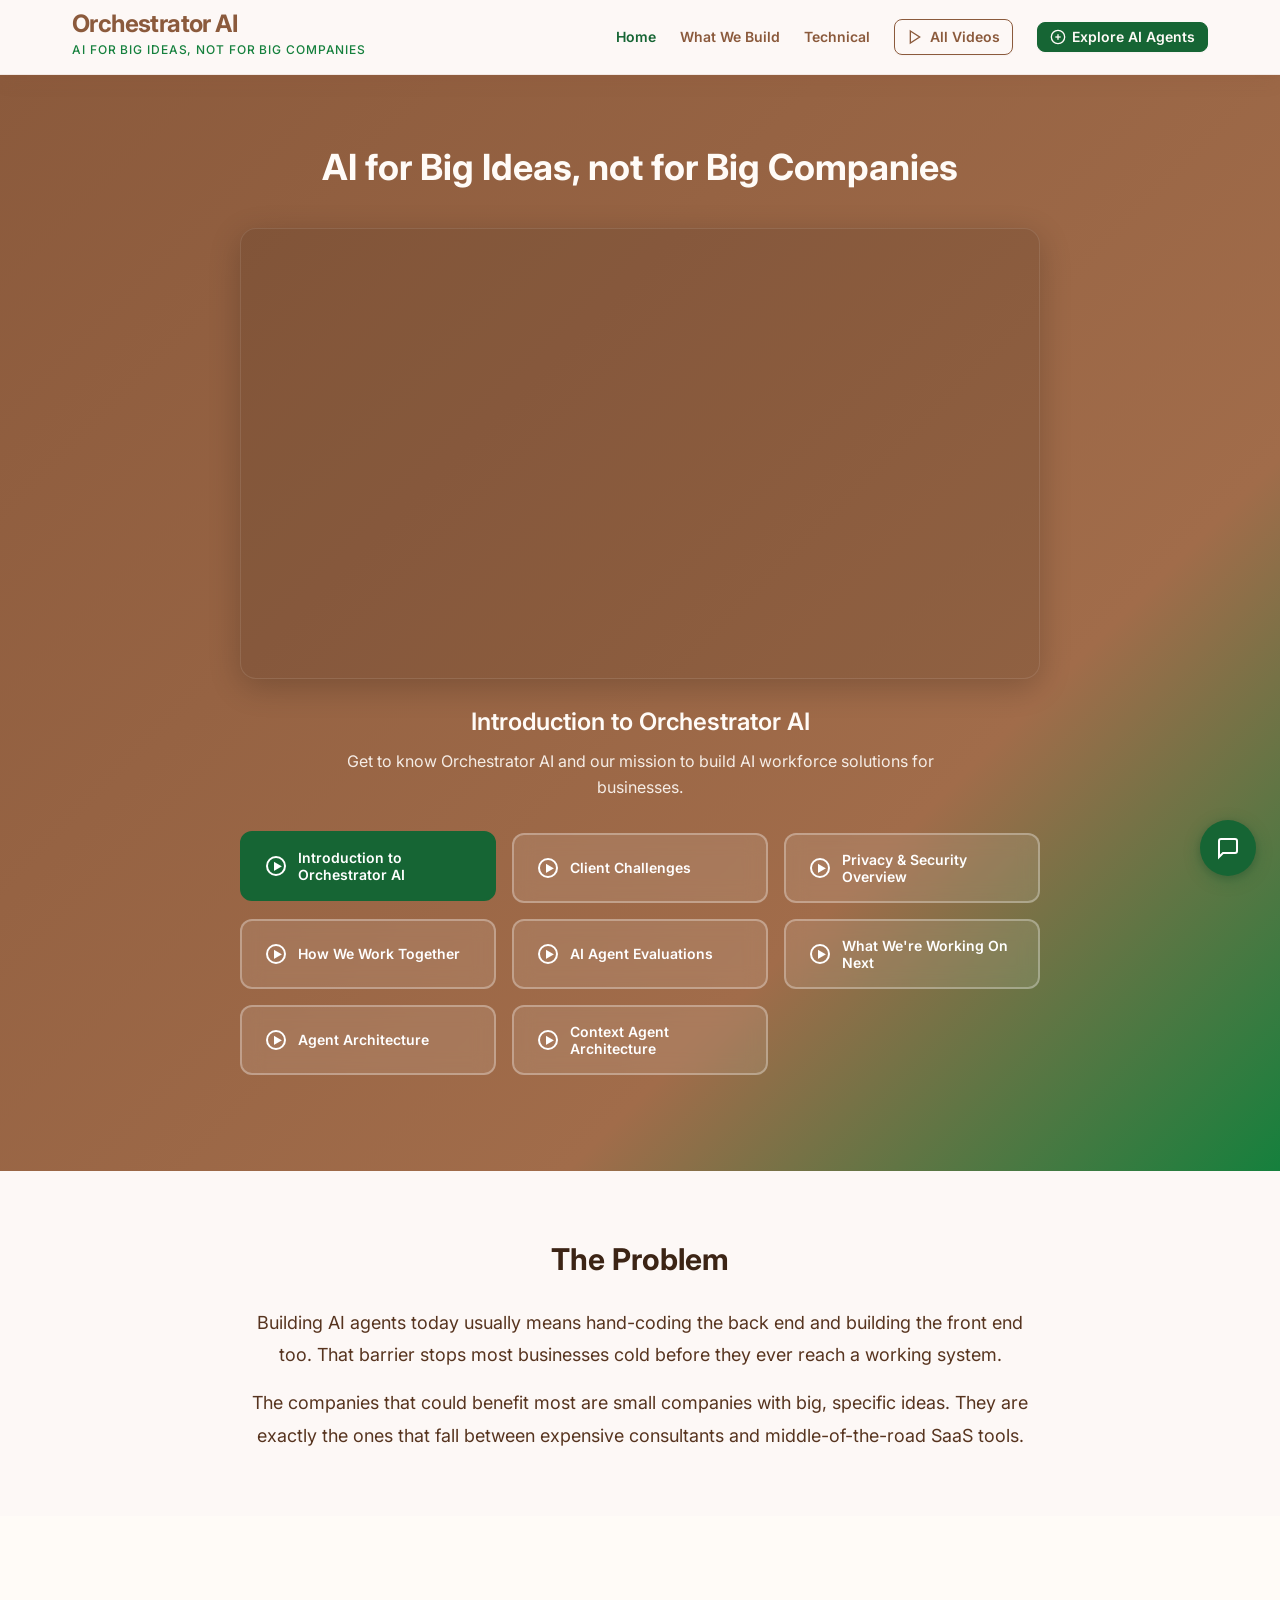
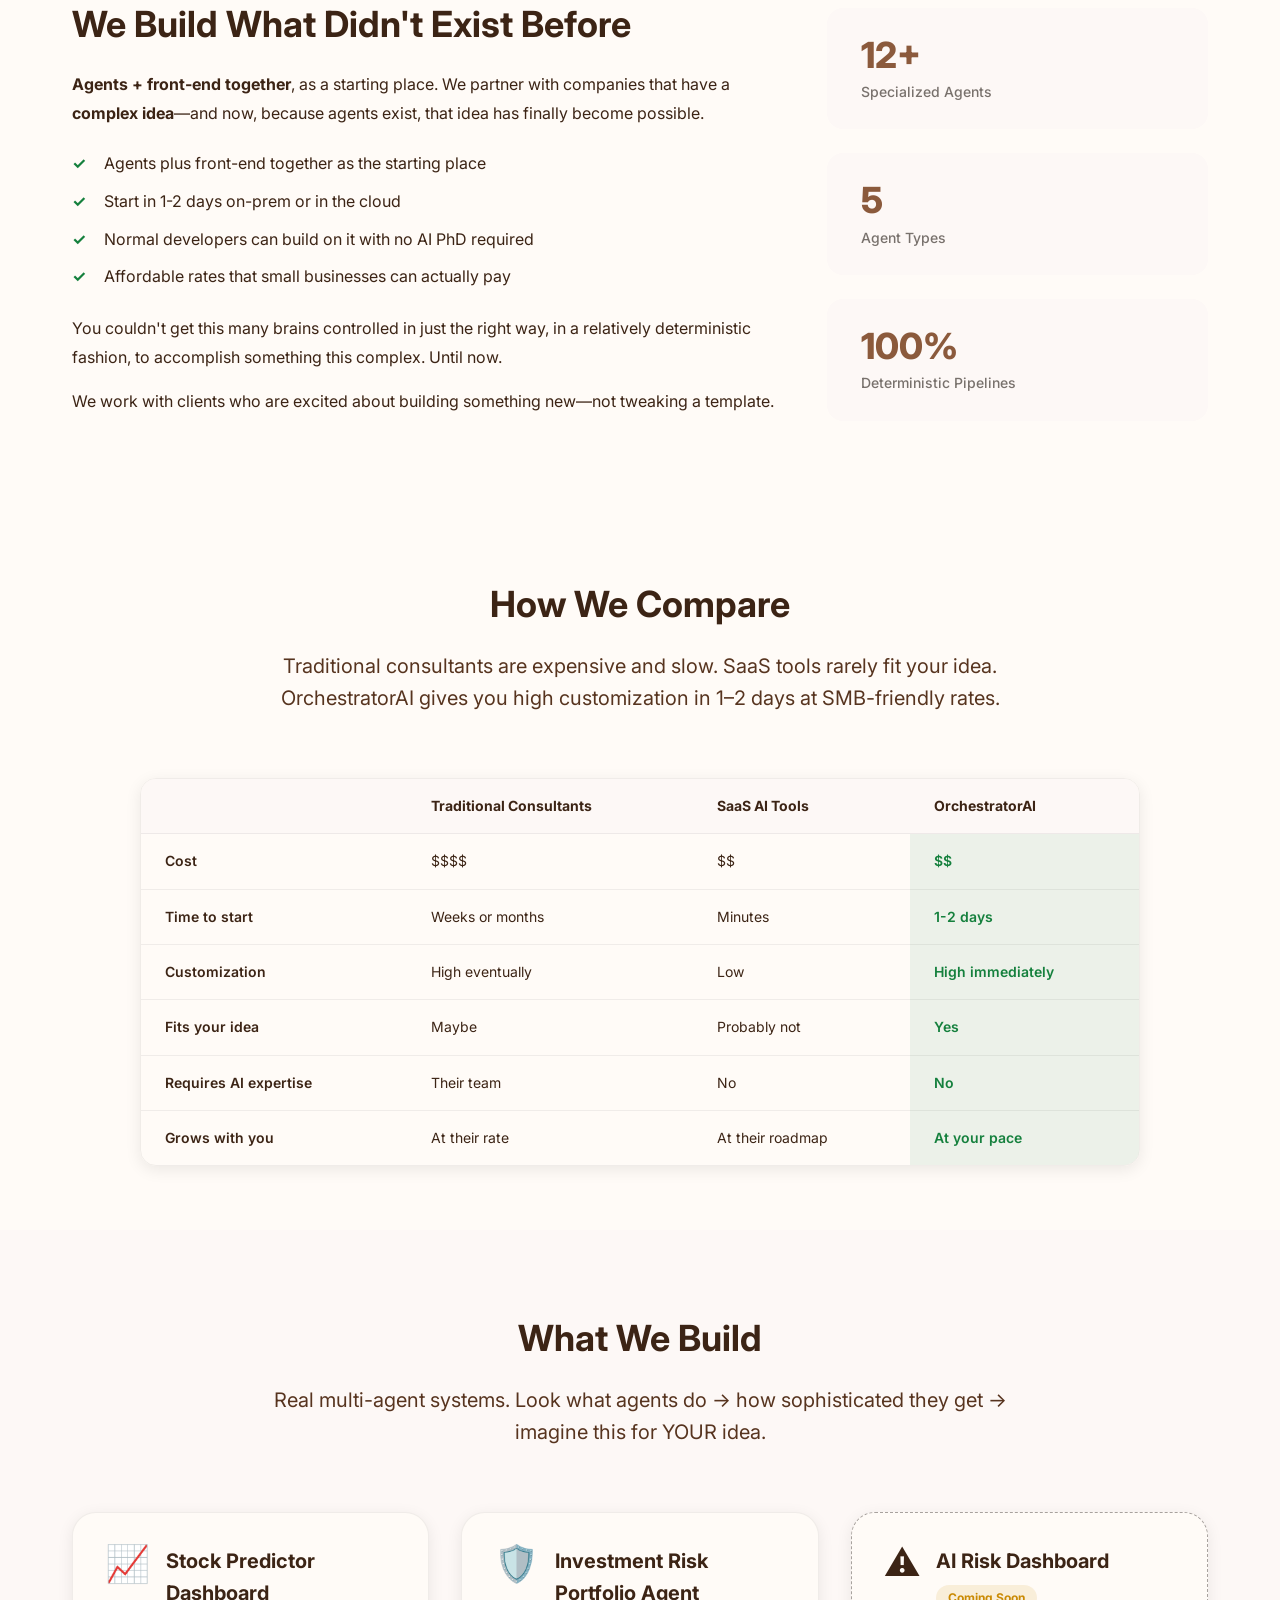
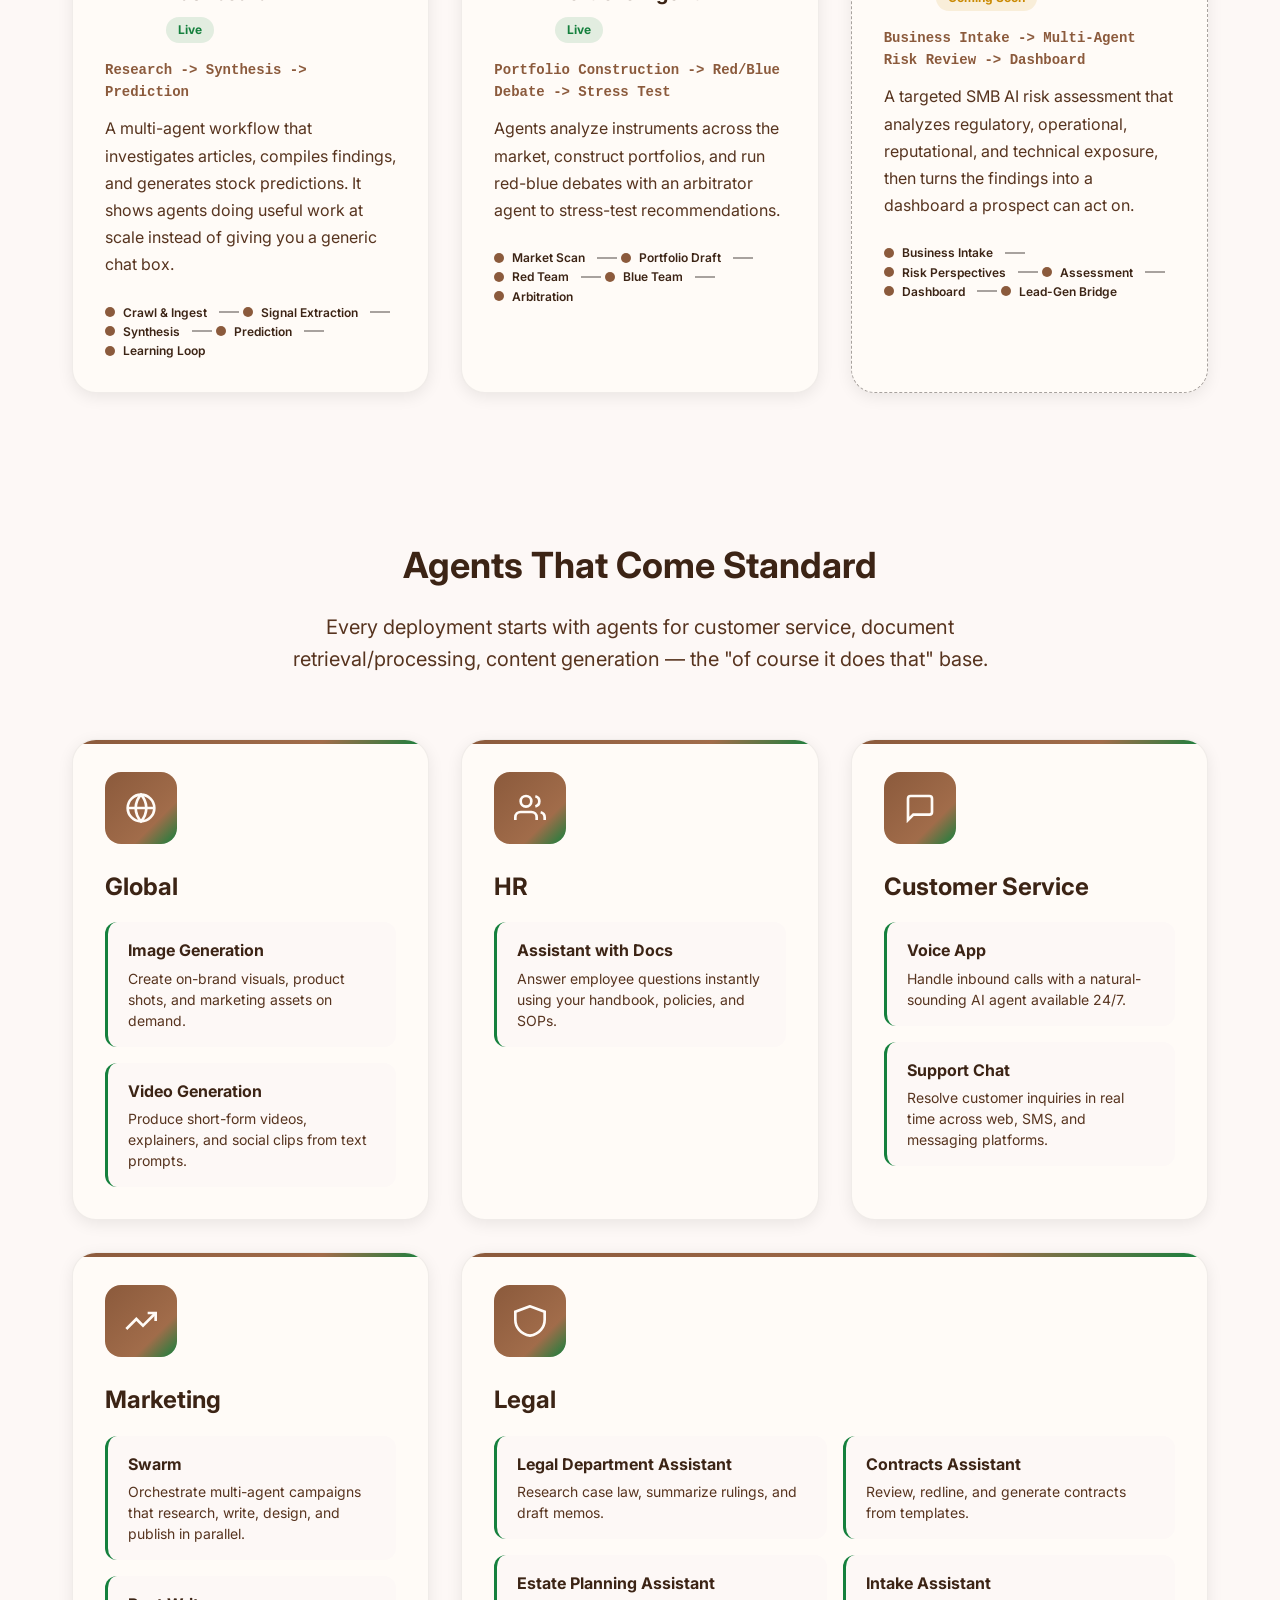
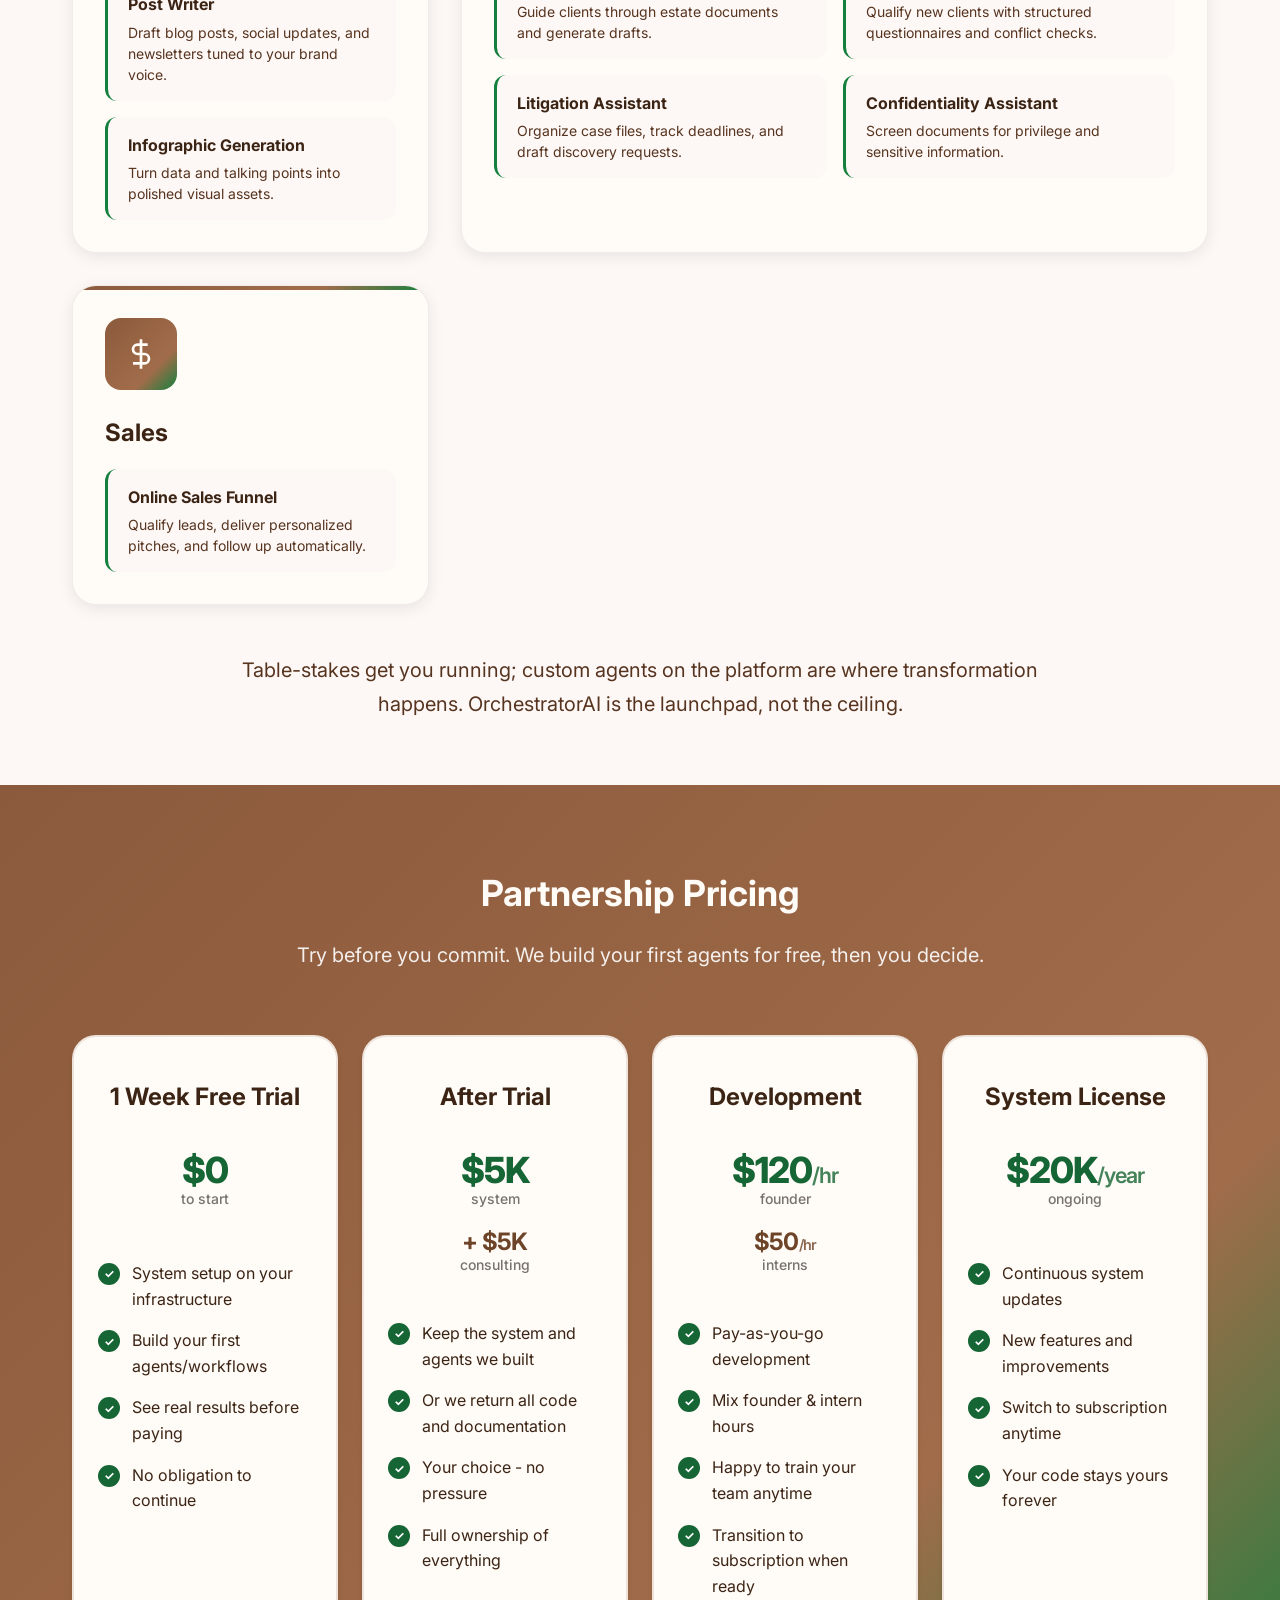
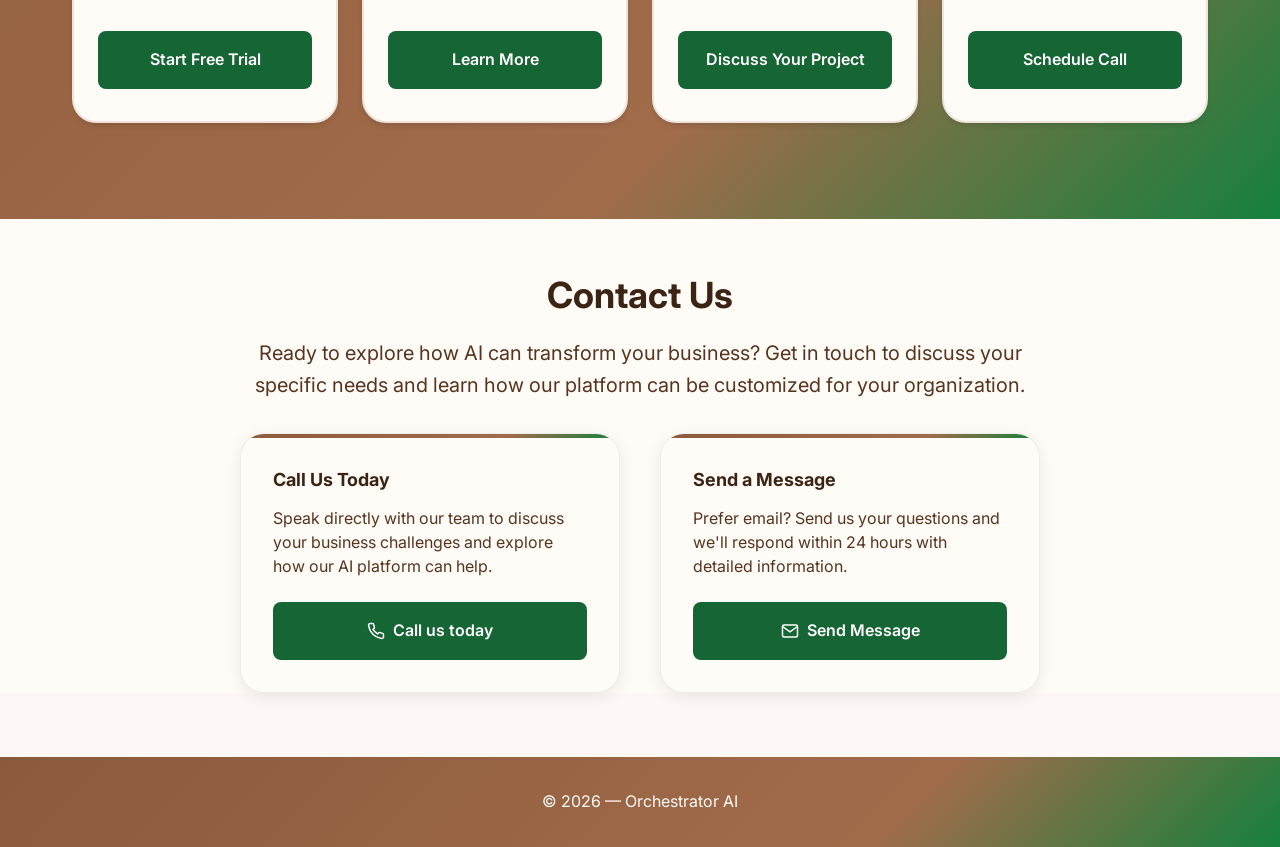
<file: index.html>
<!DOCTYPE html><html lang="en"> <head><meta charset="UTF-8"><meta name="viewport" content="width=device-width, initial-scale=1.0"><meta name="description" content="OrchestratorAI helps small companies turn big ideas into working AI systems with agents plus front-end together, a 1-2 day start, and no AI PhD required."><title>Orchestrator AI — AI for Big Ideas, not for Big Companies</title><link rel="icon" type="image/svg+xml" href="/favicon.svg"><link rel="stylesheet" href="/_astro/index.wTqC13aQ.css">
<link rel="stylesheet" href="/_astro/index.Com4gPW_.css">
<link rel="stylesheet" href="/_astro/index.CCbrye2i.css"></head> <body>  <header class="landing-header" data-astro-cid-3ef6ksr2> <div class="header-content" data-astro-cid-3ef6ksr2> <a href="/" class="logo" data-astro-cid-3ef6ksr2> <h1 data-astro-cid-3ef6ksr2>Orchestrator AI</h1> <span class="tagline" data-astro-cid-3ef6ksr2>AI for Big Ideas, not for Big Companies</span> </a> <nav class="header-nav" data-astro-cid-3ef6ksr2> <a href="/" class="nav-link active" data-astro-cid-3ef6ksr2>Home</a> <a href="/#showcase" class="nav-link" data-astro-cid-3ef6ksr2>What We Build</a> <a href="/technical" class="nav-link" data-astro-cid-3ef6ksr2>Technical</a> <a href="/videos" class="nav-link outline-btn" data-astro-cid-3ef6ksr2> <svg width="16" height="16" viewBox="0 0 24 24" fill="none" stroke="currentColor" stroke-width="2" data-astro-cid-3ef6ksr2><polygon points="5 3 19 12 5 21 5 3" data-astro-cid-3ef6ksr2></polygon></svg>
All Videos
</a> <button class="nav-link outline-btn agent-ideas-btn" onclick="window.openAgentIdeas && window.openAgentIdeas()" data-astro-cid-3ef6ksr2> <svg width="16" height="16" viewBox="0 0 24 24" fill="none" stroke="currentColor" stroke-width="2" data-astro-cid-3ef6ksr2><circle cx="12" cy="12" r="10" data-astro-cid-3ef6ksr2></circle><line x1="12" y1="8" x2="12" y2="16" data-astro-cid-3ef6ksr2></line><line x1="8" y1="12" x2="16" y2="12" data-astro-cid-3ef6ksr2></line></svg>
Explore AI Agents
</button> </nav> </div> </header>   <section class="hero-section" data-astro-cid-j7pv25f6> <div class="hero-content landing-section" data-astro-cid-j7pv25f6> <div class="video-section" data-astro-cid-j7pv25f6> <h2 data-astro-cid-j7pv25f6>AI for Big Ideas, not for Big Companies</h2> <!-- Video Player --> <div class="video-container" id="video-player" data-astro-cid-j7pv25f6> <div class="video-wrapper" data-astro-cid-j7pv25f6> <iframe id="video-iframe" src="https://www.loom.com/embed/bcbb8a69a4cc4d3d8f85674958b5bfe2" frameborder="0" allowfullscreen title="Video Player" data-astro-cid-j7pv25f6></iframe> </div> </div> <!-- Video Info --> <div class="video-info" id="video-info" data-astro-cid-j7pv25f6>  <h3 id="video-title" data-astro-cid-j7pv25f6>Introduction to Orchestrator AI</h3> <p id="video-desc" data-astro-cid-j7pv25f6>Get to know Orchestrator AI and our mission to build AI workforce solutions for businesses.</p>  </div> <!-- Video Buttons --> <div class="video-buttons-grid" data-astro-cid-j7pv25f6> <button class="video-button active" data-url="https://www.loom.com/embed/bcbb8a69a4cc4d3d8f85674958b5bfe2" data-title="Introduction to Orchestrator AI" data-desc="Get to know Orchestrator AI and our mission to build AI workforce solutions for businesses." data-astro-cid-j7pv25f6> <span class="play-icon-wrapper" data-astro-cid-j7pv25f6>&#9654;</span> <span data-astro-cid-j7pv25f6>Introduction to Orchestrator AI</span> </button><button class="video-button" data-url="https://www.loom.com/embed/6c598a9a07454203b21ad3db3d0dfb3e" data-title="Client Challenges" data-desc="Understanding the challenges businesses face when adopting AI technology." data-astro-cid-j7pv25f6> <span class="play-icon-wrapper" data-astro-cid-j7pv25f6>&#9654;</span> <span data-astro-cid-j7pv25f6>Client Challenges</span> </button><button class="video-button" data-url="https://www.loom.com/embed/ff5bc018a69148dfa42ad733831bdb6c" data-title="Privacy &#38; Security Overview" data-desc="Learn about our on-premise deployment and privacy-first approach to AI workforce management." data-astro-cid-j7pv25f6> <span class="play-icon-wrapper" data-astro-cid-j7pv25f6>&#9654;</span> <span data-astro-cid-j7pv25f6>Privacy &amp; Security Overview</span> </button><button class="video-button" data-url="https://www.loom.com/embed/280a30c80a4c4533bc01ef8de2876424" data-title="How We Work Together" data-desc="Discover our collaborative approach and how we customize solutions for your specific business needs." data-astro-cid-j7pv25f6> <span class="play-icon-wrapper" data-astro-cid-j7pv25f6>&#9654;</span> <span data-astro-cid-j7pv25f6>How We Work Together</span> </button><button class="video-button" data-url="https://www.loom.com/embed/592bc517179247bd8e7a3c38e0a4413c" data-title="AI Agent Evaluations" data-desc="See how our AI agents evaluate and improve their performance through continuous learning." data-astro-cid-j7pv25f6> <span class="play-icon-wrapper" data-astro-cid-j7pv25f6>&#9654;</span> <span data-astro-cid-j7pv25f6>AI Agent Evaluations</span> </button><button class="video-button" data-url="https://www.loom.com/embed/b449f8d3a0f8470389facea3e30aaf87" data-title="What We're Working On Next" data-desc="See what exciting features and improvements we're building for the future." data-astro-cid-j7pv25f6> <span class="play-icon-wrapper" data-astro-cid-j7pv25f6>&#9654;</span> <span data-astro-cid-j7pv25f6>What We&#39;re Working On Next</span> </button><button class="video-button" data-url="https://www.loom.com/embed/f118083b1ec64233bfdaf872af7c46a6" data-title="Agent Architecture" data-desc="Explore our AI agent architecture and how we build intelligent workforce solutions." data-astro-cid-j7pv25f6> <span class="play-icon-wrapper" data-astro-cid-j7pv25f6>&#9654;</span> <span data-astro-cid-j7pv25f6>Agent Architecture</span> </button><button class="video-button" data-url="https://www.loom.com/embed/91342e23ec6544d4b59ed290b8a426b0" data-title="Context Agent Architecture" data-desc="Deep dive into our context agent architecture and how we manage intelligent context for AI workforce solutions." data-astro-cid-j7pv25f6> <span class="play-icon-wrapper" data-astro-cid-j7pv25f6>&#9654;</span> <span data-astro-cid-j7pv25f6>Context Agent Architecture</span> </button> </div> <!-- Demo Highlight Card --> </div> </div> </section>  <section id="problem" class="problem-section animate-on-scroll" data-astro-cid-j7pv25f6> <div class="landing-section" data-astro-cid-j7pv25f6> <div class="problem-content" data-astro-cid-j7pv25f6> <h2 data-astro-cid-j7pv25f6>The Problem</h2> <p data-astro-cid-j7pv25f6>Building AI agents today usually means hand-coding the back end and building the front end too. That barrier stops most businesses cold before they ever reach a working system.</p><p data-astro-cid-j7pv25f6>The companies that could benefit most are small companies with big, specific ideas. They are exactly the ones that fall between expensive consultants and middle-of-the-road SaaS tools.</p> </div> </div> </section>  <section id="mission" class="mission-section animate-on-scroll" data-astro-cid-j7pv25f6> <div class="landing-section" data-astro-cid-j7pv25f6> <div class="mission-layout" data-astro-cid-j7pv25f6> <div class="mission-text" data-astro-cid-j7pv25f6> <h2 data-astro-cid-j7pv25f6>We Build What Didn't Exist Before</h2> <p class="mission-lead" data-astro-cid-j7pv25f6> <strong data-astro-cid-j7pv25f6>Agents + front-end together</strong>, as a starting place. We partner with companies that have a
<strong data-astro-cid-j7pv25f6>complex idea</strong>&mdash;and now, because agents exist, that idea has finally become possible.
</p> <ul class="mission-proof-list" data-astro-cid-j7pv25f6> <li data-astro-cid-j7pv25f6>Agents plus front-end together as the starting place</li><li data-astro-cid-j7pv25f6>Start in 1-2 days on-prem or in the cloud</li><li data-astro-cid-j7pv25f6>Normal developers can build on it with no AI PhD required</li><li data-astro-cid-j7pv25f6>Affordable rates that small businesses can actually pay</li> </ul> <p data-astro-cid-j7pv25f6>You couldn't get this many brains controlled in just the right way, in a relatively deterministic fashion, to accomplish something this complex. Until now.</p> <p data-astro-cid-j7pv25f6>We work with clients who are excited about building something new&mdash;not tweaking a template.</p> </div> <div class="mission-stats" data-astro-cid-j7pv25f6> <div class="mission-stat-card" data-astro-cid-j7pv25f6> <span class="stat-value" data-astro-cid-j7pv25f6>12+</span> <span class="stat-label" data-astro-cid-j7pv25f6>Specialized Agents</span> </div> <div class="mission-stat-card" data-astro-cid-j7pv25f6> <span class="stat-value" data-astro-cid-j7pv25f6>5</span> <span class="stat-label" data-astro-cid-j7pv25f6>Agent Types</span> </div> <div class="mission-stat-card" data-astro-cid-j7pv25f6> <span class="stat-value" data-astro-cid-j7pv25f6>100%</span> <span class="stat-label" data-astro-cid-j7pv25f6>Deterministic Pipelines</span> </div> </div> </div> </div> </section>  <section id="comparison" class="comparison-section animate-on-scroll" data-astro-cid-j7pv25f6> <div class="landing-section" data-astro-cid-j7pv25f6> <div class="section-header" data-astro-cid-j7pv25f6> <h2 data-astro-cid-j7pv25f6>How We Compare</h2> <p class="section-subtitle" data-astro-cid-j7pv25f6>
Traditional consultants are expensive and slow. SaaS tools rarely fit your idea. OrchestratorAI gives you high customization in 1–2 days at SMB-friendly rates.
</p> </div> <div class="comparison-table-wrapper" data-astro-cid-j7pv25f6> <table class="comparison-table" data-astro-cid-j7pv25f6> <thead data-astro-cid-j7pv25f6> <tr data-astro-cid-j7pv25f6> <th data-astro-cid-j7pv25f6></th> <th data-astro-cid-j7pv25f6>Traditional Consultants</th> <th data-astro-cid-j7pv25f6>SaaS AI Tools</th> <th data-astro-cid-j7pv25f6>OrchestratorAI</th> </tr> </thead> <tbody data-astro-cid-j7pv25f6> <tr data-astro-cid-j7pv25f6> <td class="comparison-label" data-astro-cid-j7pv25f6>Cost</td> <td data-astro-cid-j7pv25f6>$$$$</td> <td data-astro-cid-j7pv25f6>$$</td> <td class="comparison-highlight" data-astro-cid-j7pv25f6>$$</td> </tr><tr data-astro-cid-j7pv25f6> <td class="comparison-label" data-astro-cid-j7pv25f6>Time to start</td> <td data-astro-cid-j7pv25f6>Weeks or months</td> <td data-astro-cid-j7pv25f6>Minutes</td> <td class="comparison-highlight" data-astro-cid-j7pv25f6>1-2 days</td> </tr><tr data-astro-cid-j7pv25f6> <td class="comparison-label" data-astro-cid-j7pv25f6>Customization</td> <td data-astro-cid-j7pv25f6>High eventually</td> <td data-astro-cid-j7pv25f6>Low</td> <td class="comparison-highlight" data-astro-cid-j7pv25f6>High immediately</td> </tr><tr data-astro-cid-j7pv25f6> <td class="comparison-label" data-astro-cid-j7pv25f6>Fits your idea</td> <td data-astro-cid-j7pv25f6>Maybe</td> <td data-astro-cid-j7pv25f6>Probably not</td> <td class="comparison-highlight" data-astro-cid-j7pv25f6>Yes</td> </tr><tr data-astro-cid-j7pv25f6> <td class="comparison-label" data-astro-cid-j7pv25f6>Requires AI expertise</td> <td data-astro-cid-j7pv25f6>Their team</td> <td data-astro-cid-j7pv25f6>No</td> <td class="comparison-highlight" data-astro-cid-j7pv25f6>No</td> </tr><tr data-astro-cid-j7pv25f6> <td class="comparison-label" data-astro-cid-j7pv25f6>Grows with you</td> <td data-astro-cid-j7pv25f6>At their rate</td> <td data-astro-cid-j7pv25f6>At their roadmap</td> <td class="comparison-highlight" data-astro-cid-j7pv25f6>At your pace</td> </tr> </tbody> </table> </div> </div> </section>  <section id="showcase" class="showcase-section animate-on-scroll" data-astro-cid-j7pv25f6> <div class="landing-section" data-astro-cid-j7pv25f6> <div class="section-header" data-astro-cid-j7pv25f6> <h2 data-astro-cid-j7pv25f6>What We Build</h2> <p class="section-subtitle" data-astro-cid-j7pv25f6>
Real multi-agent systems. Look what agents do → how sophisticated they get → imagine this for YOUR idea.
</p> </div> <div class="showcase-grid showcase-grid--three" data-astro-cid-j7pv25f6> <div class="showcase-card " data-astro-cid-j7pv25f6> <div class="showcase-card-header" data-astro-cid-j7pv25f6> <span class="showcase-icon" data-astro-cid-j7pv25f6>📈</span> <div data-astro-cid-j7pv25f6> <h3 data-astro-cid-j7pv25f6>Stock Predictor Dashboard</h3> <span class="badge badge--live" data-astro-cid-j7pv25f6>Live</span> </div> </div> <p class="showcase-subtitle" data-astro-cid-j7pv25f6>Research -&gt; Synthesis -&gt; Prediction</p> <p class="showcase-desc" data-astro-cid-j7pv25f6>A multi-agent workflow that investigates articles, compiles findings, and generates stock predictions. It shows agents doing useful work at scale instead of giving you a generic chat box.</p> <div class="pipeline" data-astro-cid-j7pv25f6> <div class="pipeline-step" data-astro-cid-j7pv25f6> <span class="pipeline-dot" data-astro-cid-j7pv25f6></span> <span class="pipeline-label" data-astro-cid-j7pv25f6>Crawl &amp; Ingest</span> <span class="pipeline-connector" data-astro-cid-j7pv25f6></span> </div><div class="pipeline-step" data-astro-cid-j7pv25f6> <span class="pipeline-dot" data-astro-cid-j7pv25f6></span> <span class="pipeline-label" data-astro-cid-j7pv25f6>Signal Extraction</span> <span class="pipeline-connector" data-astro-cid-j7pv25f6></span> </div><div class="pipeline-step" data-astro-cid-j7pv25f6> <span class="pipeline-dot" data-astro-cid-j7pv25f6></span> <span class="pipeline-label" data-astro-cid-j7pv25f6>Synthesis</span> <span class="pipeline-connector" data-astro-cid-j7pv25f6></span> </div><div class="pipeline-step" data-astro-cid-j7pv25f6> <span class="pipeline-dot" data-astro-cid-j7pv25f6></span> <span class="pipeline-label" data-astro-cid-j7pv25f6>Prediction</span> <span class="pipeline-connector" data-astro-cid-j7pv25f6></span> </div><div class="pipeline-step" data-astro-cid-j7pv25f6> <span class="pipeline-dot" data-astro-cid-j7pv25f6></span> <span class="pipeline-label" data-astro-cid-j7pv25f6>Learning Loop</span>  </div> </div> </div><div class="showcase-card " data-astro-cid-j7pv25f6> <div class="showcase-card-header" data-astro-cid-j7pv25f6> <span class="showcase-icon" data-astro-cid-j7pv25f6>🛡️</span> <div data-astro-cid-j7pv25f6> <h3 data-astro-cid-j7pv25f6>Investment Risk Portfolio Agent</h3> <span class="badge badge--live" data-astro-cid-j7pv25f6>Live</span> </div> </div> <p class="showcase-subtitle" data-astro-cid-j7pv25f6>Portfolio Construction -&gt; Red/Blue Debate -&gt; Stress Test</p> <p class="showcase-desc" data-astro-cid-j7pv25f6>Agents analyze instruments across the market, construct portfolios, and run red-blue debates with an arbitrator agent to stress-test recommendations.</p> <div class="pipeline" data-astro-cid-j7pv25f6> <div class="pipeline-step" data-astro-cid-j7pv25f6> <span class="pipeline-dot" data-astro-cid-j7pv25f6></span> <span class="pipeline-label" data-astro-cid-j7pv25f6>Market Scan</span> <span class="pipeline-connector" data-astro-cid-j7pv25f6></span> </div><div class="pipeline-step" data-astro-cid-j7pv25f6> <span class="pipeline-dot" data-astro-cid-j7pv25f6></span> <span class="pipeline-label" data-astro-cid-j7pv25f6>Portfolio Draft</span> <span class="pipeline-connector" data-astro-cid-j7pv25f6></span> </div><div class="pipeline-step" data-astro-cid-j7pv25f6> <span class="pipeline-dot" data-astro-cid-j7pv25f6></span> <span class="pipeline-label" data-astro-cid-j7pv25f6>Red Team</span> <span class="pipeline-connector" data-astro-cid-j7pv25f6></span> </div><div class="pipeline-step" data-astro-cid-j7pv25f6> <span class="pipeline-dot" data-astro-cid-j7pv25f6></span> <span class="pipeline-label" data-astro-cid-j7pv25f6>Blue Team</span> <span class="pipeline-connector" data-astro-cid-j7pv25f6></span> </div><div class="pipeline-step" data-astro-cid-j7pv25f6> <span class="pipeline-dot" data-astro-cid-j7pv25f6></span> <span class="pipeline-label" data-astro-cid-j7pv25f6>Arbitration</span>  </div> </div> </div><div class="showcase-card showcase-card--coming-soon" data-astro-cid-j7pv25f6> <div class="showcase-card-header" data-astro-cid-j7pv25f6> <span class="showcase-icon" data-astro-cid-j7pv25f6>⚠️</span> <div data-astro-cid-j7pv25f6> <h3 data-astro-cid-j7pv25f6>AI Risk Dashboard</h3> <span class="badge badge--coming-soon" data-astro-cid-j7pv25f6>Coming Soon</span> </div> </div> <p class="showcase-subtitle" data-astro-cid-j7pv25f6>Business Intake -&gt; Multi-Agent Risk Review -&gt; Dashboard</p> <p class="showcase-desc" data-astro-cid-j7pv25f6>A targeted SMB AI risk assessment that analyzes regulatory, operational, reputational, and technical exposure, then turns the findings into a dashboard a prospect can act on.</p> <div class="pipeline" data-astro-cid-j7pv25f6> <div class="pipeline-step" data-astro-cid-j7pv25f6> <span class="pipeline-dot" data-astro-cid-j7pv25f6></span> <span class="pipeline-label" data-astro-cid-j7pv25f6>Business Intake</span> <span class="pipeline-connector" data-astro-cid-j7pv25f6></span> </div><div class="pipeline-step" data-astro-cid-j7pv25f6> <span class="pipeline-dot" data-astro-cid-j7pv25f6></span> <span class="pipeline-label" data-astro-cid-j7pv25f6>Risk Perspectives</span> <span class="pipeline-connector" data-astro-cid-j7pv25f6></span> </div><div class="pipeline-step" data-astro-cid-j7pv25f6> <span class="pipeline-dot" data-astro-cid-j7pv25f6></span> <span class="pipeline-label" data-astro-cid-j7pv25f6>Assessment</span> <span class="pipeline-connector" data-astro-cid-j7pv25f6></span> </div><div class="pipeline-step" data-astro-cid-j7pv25f6> <span class="pipeline-dot" data-astro-cid-j7pv25f6></span> <span class="pipeline-label" data-astro-cid-j7pv25f6>Dashboard</span> <span class="pipeline-connector" data-astro-cid-j7pv25f6></span> </div><div class="pipeline-step" data-astro-cid-j7pv25f6> <span class="pipeline-dot" data-astro-cid-j7pv25f6></span> <span class="pipeline-label" data-astro-cid-j7pv25f6>Lead-Gen Bridge</span>  </div> </div> </div> </div> </div> </section>  <section id="included-agents" class="agents-section animate-on-scroll" data-astro-cid-j7pv25f6> <div class="landing-section" data-astro-cid-j7pv25f6> <div class="section-header" data-astro-cid-j7pv25f6> <h2 data-astro-cid-j7pv25f6>Agents That Come Standard</h2> <p class="section-subtitle" data-astro-cid-j7pv25f6> Every deployment starts with agents for customer service, document retrieval/processing, content generation — the &quot;of course it does that&quot; base. </p> </div> <div class="agents-grid" data-astro-cid-j7pv25f6> <!-- Global --> <div class="agent-dept-card" data-astro-cid-j7pv25f6> <div class="agent-dept-icon" data-astro-cid-j7pv25f6> <svg width="32" height="32" viewBox="0 0 24 24" fill="none" stroke="currentColor" stroke-width="2" data-astro-cid-j7pv25f6><circle cx="12" cy="12" r="10" data-astro-cid-j7pv25f6></circle><line x1="2" y1="12" x2="22" y2="12" data-astro-cid-j7pv25f6></line><path d="M12 2a15.3 15.3 0 0 1 4 10 15.3 15.3 0 0 1-4 10 15.3 15.3 0 0 1-4-10 15.3 15.3 0 0 1 4-10z" data-astro-cid-j7pv25f6></path></svg> </div> <h3 data-astro-cid-j7pv25f6>Global</h3> <ul class="agent-list" data-astro-cid-j7pv25f6> <li data-astro-cid-j7pv25f6> <span class="agent-name" data-astro-cid-j7pv25f6>Image Generation</span> <span class="agent-desc" data-astro-cid-j7pv25f6>Create on-brand visuals, product shots, and marketing assets on demand.</span> </li> <li data-astro-cid-j7pv25f6> <span class="agent-name" data-astro-cid-j7pv25f6>Video Generation</span> <span class="agent-desc" data-astro-cid-j7pv25f6>Produce short-form videos, explainers, and social clips from text prompts.</span> </li> </ul> </div> <!-- HR --> <div class="agent-dept-card" data-astro-cid-j7pv25f6> <div class="agent-dept-icon" data-astro-cid-j7pv25f6> <svg width="32" height="32" viewBox="0 0 24 24" fill="none" stroke="currentColor" stroke-width="2" data-astro-cid-j7pv25f6><path d="M17 21v-2a4 4 0 0 0-4-4H5a4 4 0 0 0-4 4v2" data-astro-cid-j7pv25f6></path><circle cx="9" cy="7" r="4" data-astro-cid-j7pv25f6></circle><path d="M23 21v-2a4 4 0 0 0-3-3.87" data-astro-cid-j7pv25f6></path><path d="M16 3.13a4 4 0 0 1 0 7.75" data-astro-cid-j7pv25f6></path></svg> </div> <h3 data-astro-cid-j7pv25f6>HR</h3> <ul class="agent-list" data-astro-cid-j7pv25f6> <li data-astro-cid-j7pv25f6> <span class="agent-name" data-astro-cid-j7pv25f6>Assistant with Docs</span> <span class="agent-desc" data-astro-cid-j7pv25f6>Answer employee questions instantly using your handbook, policies, and SOPs.</span> </li> </ul> </div> <!-- Customer Service --> <div class="agent-dept-card" data-astro-cid-j7pv25f6> <div class="agent-dept-icon" data-astro-cid-j7pv25f6> <svg width="32" height="32" viewBox="0 0 24 24" fill="none" stroke="currentColor" stroke-width="2" data-astro-cid-j7pv25f6><path d="M21 15a2 2 0 0 1-2 2H7l-4 4V5a2 2 0 0 1 2-2h14a2 2 0 0 1 2 2z" data-astro-cid-j7pv25f6></path></svg> </div> <h3 data-astro-cid-j7pv25f6>Customer Service</h3> <ul class="agent-list" data-astro-cid-j7pv25f6> <li data-astro-cid-j7pv25f6> <span class="agent-name" data-astro-cid-j7pv25f6>Voice App</span> <span class="agent-desc" data-astro-cid-j7pv25f6>Handle inbound calls with a natural-sounding AI agent available 24/7.</span> </li> <li data-astro-cid-j7pv25f6> <span class="agent-name" data-astro-cid-j7pv25f6>Support Chat</span> <span class="agent-desc" data-astro-cid-j7pv25f6>Resolve customer inquiries in real time across web, SMS, and messaging platforms.</span> </li> </ul> </div> <!-- Marketing --> <div class="agent-dept-card" data-astro-cid-j7pv25f6> <div class="agent-dept-icon" data-astro-cid-j7pv25f6> <svg width="32" height="32" viewBox="0 0 24 24" fill="none" stroke="currentColor" stroke-width="2" data-astro-cid-j7pv25f6><polyline points="23 6 13.5 15.5 8.5 10.5 1 18" data-astro-cid-j7pv25f6></polyline><polyline points="17 6 23 6 23 12" data-astro-cid-j7pv25f6></polyline></svg> </div> <h3 data-astro-cid-j7pv25f6>Marketing</h3> <ul class="agent-list" data-astro-cid-j7pv25f6> <li data-astro-cid-j7pv25f6> <span class="agent-name" data-astro-cid-j7pv25f6>Swarm</span> <span class="agent-desc" data-astro-cid-j7pv25f6>Orchestrate multi-agent campaigns that research, write, design, and publish in parallel.</span> </li> <li data-astro-cid-j7pv25f6> <span class="agent-name" data-astro-cid-j7pv25f6>Post Writer</span> <span class="agent-desc" data-astro-cid-j7pv25f6>Draft blog posts, social updates, and newsletters tuned to your brand voice.</span> </li> <li data-astro-cid-j7pv25f6> <span class="agent-name" data-astro-cid-j7pv25f6>Infographic Generation</span> <span class="agent-desc" data-astro-cid-j7pv25f6>Turn data and talking points into polished visual assets.</span> </li> </ul> </div> <!-- Legal --> <div class="agent-dept-card agent-dept-card--wide" data-astro-cid-j7pv25f6> <div class="agent-dept-icon" data-astro-cid-j7pv25f6> <svg width="32" height="32" viewBox="0 0 24 24" fill="none" stroke="currentColor" stroke-width="2" data-astro-cid-j7pv25f6><path d="M12 1L1 5v6c0 5.55 3.84 10.74 11 12 7.16-1.26 11-6.45 11-12V5L12 1z" data-astro-cid-j7pv25f6></path></svg> </div> <h3 data-astro-cid-j7pv25f6>Legal</h3> <ul class="agent-list agent-list--two-col" data-astro-cid-j7pv25f6> <li data-astro-cid-j7pv25f6> <span class="agent-name" data-astro-cid-j7pv25f6>Legal Department Assistant</span> <span class="agent-desc" data-astro-cid-j7pv25f6>Research case law, summarize rulings, and draft memos.</span> </li> <li data-astro-cid-j7pv25f6> <span class="agent-name" data-astro-cid-j7pv25f6>Contracts Assistant</span> <span class="agent-desc" data-astro-cid-j7pv25f6>Review, redline, and generate contracts from templates.</span> </li> <li data-astro-cid-j7pv25f6> <span class="agent-name" data-astro-cid-j7pv25f6>Estate Planning Assistant</span> <span class="agent-desc" data-astro-cid-j7pv25f6>Guide clients through estate documents and generate drafts.</span> </li> <li data-astro-cid-j7pv25f6> <span class="agent-name" data-astro-cid-j7pv25f6>Intake Assistant</span> <span class="agent-desc" data-astro-cid-j7pv25f6>Qualify new clients with structured questionnaires and conflict checks.</span> </li> <li data-astro-cid-j7pv25f6> <span class="agent-name" data-astro-cid-j7pv25f6>Litigation Assistant</span> <span class="agent-desc" data-astro-cid-j7pv25f6>Organize case files, track deadlines, and draft discovery requests.</span> </li> <li data-astro-cid-j7pv25f6> <span class="agent-name" data-astro-cid-j7pv25f6>Confidentiality Assistant</span> <span class="agent-desc" data-astro-cid-j7pv25f6>Screen documents for privilege and sensitive information.</span> </li> </ul> </div> <!-- Sales --> <div class="agent-dept-card" data-astro-cid-j7pv25f6> <div class="agent-dept-icon" data-astro-cid-j7pv25f6> <svg width="32" height="32" viewBox="0 0 24 24" fill="none" stroke="currentColor" stroke-width="2" data-astro-cid-j7pv25f6><line x1="12" y1="1" x2="12" y2="23" data-astro-cid-j7pv25f6></line><path d="M17 5H9.5a3.5 3.5 0 0 0 0 7h5a3.5 3.5 0 0 1 0 7H6" data-astro-cid-j7pv25f6></path></svg> </div> <h3 data-astro-cid-j7pv25f6>Sales</h3> <ul class="agent-list" data-astro-cid-j7pv25f6> <li data-astro-cid-j7pv25f6> <span class="agent-name" data-astro-cid-j7pv25f6>Online Sales Funnel</span> <span class="agent-desc" data-astro-cid-j7pv25f6>Qualify leads, deliver personalized pitches, and follow up automatically.</span> </li> </ul> </div> </div> <p class="agents-outro" data-astro-cid-j7pv25f6>Table-stakes get you running; custom agents on the platform are where transformation happens. OrchestratorAI is the launchpad, not the ceiling.</p> </div> </section>  <section id="pricing" class="pricing-section animate-on-scroll" data-astro-cid-j7pv25f6> <div class="landing-section" data-astro-cid-j7pv25f6> <div class="section-header" data-astro-cid-j7pv25f6> <h2 data-astro-cid-j7pv25f6>Partnership Pricing</h2> <p class="section-subtitle" data-astro-cid-j7pv25f6>Try before you commit. We build your first agents for free, then you decide.</p> </div> <div class="pricing-grid" data-astro-cid-j7pv25f6> <div class="pricing-card" data-astro-cid-j7pv25f6> <h3 class="package-title" data-astro-cid-j7pv25f6>1 Week Free Trial</h3> <div class="price-container" data-astro-cid-j7pv25f6><span class="package-price" data-astro-cid-j7pv25f6>$0</span><span class="price-tag" data-astro-cid-j7pv25f6>to start</span></div> <ul class="package-features" data-astro-cid-j7pv25f6><li data-astro-cid-j7pv25f6><span class="check-icon" data-astro-cid-j7pv25f6>&#10003;</span><span data-astro-cid-j7pv25f6>System setup on your infrastructure</span></li><li data-astro-cid-j7pv25f6><span class="check-icon" data-astro-cid-j7pv25f6>&#10003;</span><span data-astro-cid-j7pv25f6>Build your first agents/workflows</span></li><li data-astro-cid-j7pv25f6><span class="check-icon" data-astro-cid-j7pv25f6>&#10003;</span><span data-astro-cid-j7pv25f6>See real results before paying</span></li><li data-astro-cid-j7pv25f6><span class="check-icon" data-astro-cid-j7pv25f6>&#10003;</span><span data-astro-cid-j7pv25f6>No obligation to continue</span></li></ul> <a href="https://calendly.com/orchestrator-ai/founding-partner-consultation" target="_blank" class="cta-button primary" data-astro-cid-j7pv25f6>Start Free Trial</a> </div> <div class="pricing-card" data-astro-cid-j7pv25f6> <h3 class="package-title" data-astro-cid-j7pv25f6>After Trial</h3> <div class="price-container" data-astro-cid-j7pv25f6><span class="package-price" data-astro-cid-j7pv25f6>$5K</span><span class="price-tag" data-astro-cid-j7pv25f6>system</span></div> <div class="price-container secondary" data-astro-cid-j7pv25f6><span class="package-price secondary" data-astro-cid-j7pv25f6>+ $5K</span><span class="price-tag" data-astro-cid-j7pv25f6>consulting</span></div> <ul class="package-features" data-astro-cid-j7pv25f6><li data-astro-cid-j7pv25f6><span class="check-icon" data-astro-cid-j7pv25f6>&#10003;</span><span data-astro-cid-j7pv25f6>Keep the system and agents we built</span></li><li data-astro-cid-j7pv25f6><span class="check-icon" data-astro-cid-j7pv25f6>&#10003;</span><span data-astro-cid-j7pv25f6>Or we return all code and documentation</span></li><li data-astro-cid-j7pv25f6><span class="check-icon" data-astro-cid-j7pv25f6>&#10003;</span><span data-astro-cid-j7pv25f6>Your choice - no pressure</span></li><li data-astro-cid-j7pv25f6><span class="check-icon" data-astro-cid-j7pv25f6>&#10003;</span><span data-astro-cid-j7pv25f6>Full ownership of everything</span></li></ul> <a href="https://calendly.com/orchestrator-ai/founding-partner-consultation" target="_blank" class="cta-button" data-astro-cid-j7pv25f6>Learn More</a> </div> <div class="pricing-card" data-astro-cid-j7pv25f6> <h3 class="package-title" data-astro-cid-j7pv25f6>Development</h3> <div class="price-container" data-astro-cid-j7pv25f6><span class="package-price" data-astro-cid-j7pv25f6>$120<span class="price-unit" data-astro-cid-j7pv25f6>/hr</span></span><span class="price-tag" data-astro-cid-j7pv25f6>Founder</span></div> <div class="price-container secondary" data-astro-cid-j7pv25f6><span class="package-price secondary" data-astro-cid-j7pv25f6>$50<span class="price-unit" data-astro-cid-j7pv25f6>/hr</span></span><span class="price-tag" data-astro-cid-j7pv25f6>Interns</span></div> <ul class="package-features" data-astro-cid-j7pv25f6><li data-astro-cid-j7pv25f6><span class="check-icon" data-astro-cid-j7pv25f6>&#10003;</span><span data-astro-cid-j7pv25f6>Pay-as-you-go development</span></li><li data-astro-cid-j7pv25f6><span class="check-icon" data-astro-cid-j7pv25f6>&#10003;</span><span data-astro-cid-j7pv25f6>Mix founder &amp; intern hours</span></li><li data-astro-cid-j7pv25f6><span class="check-icon" data-astro-cid-j7pv25f6>&#10003;</span><span data-astro-cid-j7pv25f6>Happy to train your team anytime</span></li><li data-astro-cid-j7pv25f6><span class="check-icon" data-astro-cid-j7pv25f6>&#10003;</span><span data-astro-cid-j7pv25f6>Transition to subscription when ready</span></li></ul> <a href="https://calendly.com/orchestrator-ai/founding-partner-consultation" target="_blank" class="cta-button" data-astro-cid-j7pv25f6>Discuss Your Project</a> </div> <div class="pricing-card" data-astro-cid-j7pv25f6> <h3 class="package-title" data-astro-cid-j7pv25f6>System License</h3> <div class="price-container" data-astro-cid-j7pv25f6><span class="package-price" data-astro-cid-j7pv25f6>$20K<span class="price-unit" data-astro-cid-j7pv25f6>/year</span></span><span class="price-tag" data-astro-cid-j7pv25f6>ongoing</span></div> <ul class="package-features" data-astro-cid-j7pv25f6><li data-astro-cid-j7pv25f6><span class="check-icon" data-astro-cid-j7pv25f6>&#10003;</span><span data-astro-cid-j7pv25f6>Continuous system updates</span></li><li data-astro-cid-j7pv25f6><span class="check-icon" data-astro-cid-j7pv25f6>&#10003;</span><span data-astro-cid-j7pv25f6>New features and improvements</span></li><li data-astro-cid-j7pv25f6><span class="check-icon" data-astro-cid-j7pv25f6>&#10003;</span><span data-astro-cid-j7pv25f6>Switch to subscription anytime</span></li><li data-astro-cid-j7pv25f6><span class="check-icon" data-astro-cid-j7pv25f6>&#10003;</span><span data-astro-cid-j7pv25f6>Your code stays yours forever</span></li></ul> <a href="https://calendly.com/orchestrator-ai/founding-partner-consultation" target="_blank" class="cta-button" data-astro-cid-j7pv25f6>Schedule Call</a> </div> </div> </div> </section>  <section id="cta-section" class="cta-section" data-astro-cid-j7pv25f6> <div class="landing-section" data-astro-cid-j7pv25f6> <div class="cta-content" data-astro-cid-j7pv25f6> <h2 data-astro-cid-j7pv25f6>Contact Us</h2> <p class="cta-subtitle" data-astro-cid-j7pv25f6>Ready to explore how AI can transform your business? Get in touch to discuss your specific needs and learn how our platform can be customized for your organization.</p> <div class="cta-options" data-astro-cid-j7pv25f6> <div class="cta-option" data-astro-cid-j7pv25f6> <h3 data-astro-cid-j7pv25f6>Call Us Today</h3> <p data-astro-cid-j7pv25f6>Speak directly with our team to discuss your business challenges and explore how our AI platform can help.</p> <a href="tel:+17632200146" class="cta-button primary" data-astro-cid-j7pv25f6> <svg width="18" height="18" viewBox="0 0 24 24" fill="none" stroke="currentColor" stroke-width="2" data-astro-cid-j7pv25f6><path d="M22 16.92v3a2 2 0 0 1-2.18 2 19.79 19.79 0 0 1-8.63-3.07 19.5 19.5 0 0 1-6-6 19.79 19.79 0 0 1-3.07-8.67A2 2 0 0 1 4.11 2h3a2 2 0 0 1 2 1.72 12.84 12.84 0 0 0 .7 2.81 2 2 0 0 1-.45 2.11L8.09 9.91a16 16 0 0 0 6 6l1.27-1.27a2 2 0 0 1 2.11-.45 12.84 12.84 0 0 0 2.81.7A2 2 0 0 1 22 16.92z" data-astro-cid-j7pv25f6></path></svg>
Call us today
</a> </div> <div class="cta-option" data-astro-cid-j7pv25f6> <h3 data-astro-cid-j7pv25f6>Send a Message</h3> <p data-astro-cid-j7pv25f6>Prefer email? Send us your questions and we'll respond within 24 hours with detailed information.</p> <a href="mailto:hello@orchestrator-ai.com?subject=AI%20Workforce%20Consultation&body=Hi%20there%2C%0D%0A%0D%0AI'm%20interested%20in%20learning%20more%20about%20your%20AI%20workforce%20platform.%0D%0A%0D%0AThanks!" class="cta-button secondary" data-astro-cid-j7pv25f6> <svg width="18" height="18" viewBox="0 0 24 24" fill="none" stroke="currentColor" stroke-width="2" data-astro-cid-j7pv25f6><path d="M4 4h16c1.1 0 2 .9 2 2v12c0 1.1-.9 2-2 2H4c-1.1 0-2-.9-2-2V6c0-1.1.9-2 2-2z" data-astro-cid-j7pv25f6></path><polyline points="22,6 12,13 2,6" data-astro-cid-j7pv25f6></polyline></svg>
Send Message
</a> </div> </div> </div> </div> </section> <footer class="landing-footer" data-astro-cid-sz7xmlte> <div class="footer-content" data-astro-cid-sz7xmlte> <p data-astro-cid-sz7xmlte>&copy; 2026 — Orchestrator AI</p> </div> </footer>  <dialog id="agent-ideas-dialog" class="agent-ideas-dialog" data-astro-cid-26ej3dsh> <div class="dialog-content" data-astro-cid-26ej3dsh> <button class="close-btn" id="close-dialog" aria-label="Close" data-astro-cid-26ej3dsh>&times;</button> <!-- Step 1: Industry Input --> <div class="step" id="step-1" data-astro-cid-26ej3dsh> <h2 data-astro-cid-26ej3dsh>Explore AI Agents for Your Business</h2> <p data-astro-cid-26ej3dsh>Tell us about your industry and we'll show you AI agents that could transform your operations.</p> <div class="input-group" data-astro-cid-26ej3dsh> <label for="industry-input" data-astro-cid-26ej3dsh>What industry is your business in?</label> <input type="text" id="industry-input" placeholder="e.g., Healthcare, Real Estate, Legal, Restaurant..." data-astro-cid-26ej3dsh> </div> <button class="primary-btn" id="generate-btn" data-astro-cid-26ej3dsh>Generate Agent Ideas</button> </div> <!-- Step 2: Loading --> <div class="step hidden" id="step-2" data-astro-cid-26ej3dsh> <h2 data-astro-cid-26ej3dsh>Analyzing Your Industry...</h2> <div class="spinner" data-astro-cid-26ej3dsh></div> <p data-astro-cid-26ej3dsh>Our AI is identifying the best automation opportunities for your business.</p> </div> <!-- Step 3: Agent Selection --> <div class="step hidden" id="step-3" data-astro-cid-26ej3dsh> <h2 data-astro-cid-26ej3dsh>Recommended AI Agents</h2> <p data-astro-cid-26ej3dsh>Select the agents that interest you most:</p> <div class="agents-grid" id="agents-grid" data-astro-cid-26ej3dsh></div> <button class="primary-btn" id="continue-btn" data-astro-cid-26ej3dsh>Continue with Selected</button> </div> <!-- Step 4: Contact Form --> <div class="step hidden" id="step-4" data-astro-cid-26ej3dsh> <h2 data-astro-cid-26ej3dsh>Get Your Custom AI Plan</h2> <p data-astro-cid-26ej3dsh>We'll reach out with a detailed proposal for the agents you selected.</p> <div class="form-grid" data-astro-cid-26ej3dsh> <div class="input-group" data-astro-cid-26ej3dsh> <label for="contact-name" data-astro-cid-26ej3dsh>Name</label> <input type="text" id="contact-name" placeholder="Your name" data-astro-cid-26ej3dsh> </div> <div class="input-group" data-astro-cid-26ej3dsh> <label for="contact-email" data-astro-cid-26ej3dsh>Email *</label> <input type="email" id="contact-email" placeholder="you@company.com" required data-astro-cid-26ej3dsh> </div> <div class="input-group" data-astro-cid-26ej3dsh> <label for="contact-phone" data-astro-cid-26ej3dsh>Phone (optional)</label> <input type="tel" id="contact-phone" placeholder="+1 (555) 000-0000" data-astro-cid-26ej3dsh> </div> <div class="input-group" data-astro-cid-26ej3dsh> <label for="contact-company" data-astro-cid-26ej3dsh>Company (optional)</label> <input type="text" id="contact-company" placeholder="Your company name" data-astro-cid-26ej3dsh> </div> </div> <button class="primary-btn" id="submit-btn" data-astro-cid-26ej3dsh>Submit</button> </div> <!-- Step 5: Confirmation --> <div class="step hidden" id="step-5" data-astro-cid-26ej3dsh> <h2 data-astro-cid-26ej3dsh>Thank You!</h2> <p data-astro-cid-26ej3dsh>We've received your request and will be in touch within 24 hours with a custom AI agent proposal for your business.</p> <button class="primary-btn" id="done-btn" data-astro-cid-26ej3dsh>Close</button> </div> <!-- Error display --> <div class="error-msg hidden" id="error-msg" data-astro-cid-26ej3dsh></div> </div> </dialog> <script>(function(){const apiUrl = "https://api.orchestratorai.io";

  const dialog = document.getElementById('agent-ideas-dialog');
  const closeBtn = document.getElementById('close-dialog');
  const generateBtn = document.getElementById('generate-btn');
  const continueBtn = document.getElementById('continue-btn');
  const submitBtn = document.getElementById('submit-btn');
  const doneBtn = document.getElementById('done-btn');
  const errorMsg = document.getElementById('error-msg');

  let currentIndustry = '';
  let recommendations = [];
  let selectedAgents = [];

  function showStep(n) {
    document.querySelectorAll('.step').forEach(s => s.classList.add('hidden'));
    document.getElementById('step-' + n).classList.remove('hidden');
    errorMsg.classList.add('hidden');
  }

  function showError(msg) {
    errorMsg.textContent = msg;
    errorMsg.classList.remove('hidden');
  }

  // Open dialog
  window.openAgentIdeas = function() {
    showStep(1);
    dialog.showModal();
  };

  // Close
  closeBtn.addEventListener('click', () => dialog.close());
  dialog.addEventListener('click', (e) => {
    if (e.target === dialog) dialog.close();
  });

  // Step 1 → 2 → 3: Generate recommendations
  generateBtn.addEventListener('click', async () => {
    currentIndustry = document.getElementById('industry-input').value.trim();
    if (!currentIndustry) { showError('Please enter your industry.'); return; }

    showStep(2);

    const resp = await fetch(apiUrl + '/agent-ideas/recommendations', {
      method: 'POST',
      headers: { 'Content-Type': 'application/json' },
      body: JSON.stringify({ industry: currentIndustry }),
    });

    if (!resp.ok) {
      showStep(1);
      showError('Failed to generate recommendations. Please try again.');
      return;
    }

    const data = await resp.json();
    recommendations = data.recommendations || data.agents || [];

    if (!recommendations.length) {
      showStep(1);
      showError('No recommendations generated. Try a different industry.');
      return;
    }

    // Render agent cards
    const grid = document.getElementById('agents-grid');
    grid.innerHTML = recommendations.map((agent, i) => `
      <label class="agent-card">
        <input type="checkbox" value="${i}" class="agent-checkbox" />
        <div class="agent-card-content">
          <h3>${agent.name || agent.title || 'Agent ' + (i+1)}</h3>
          <p>${agent.description || ''}</p>
        </div>
      </label>
    `).join('');

    showStep(3);
  });

  // Step 3 → 4: Continue with selected
  continueBtn.addEventListener('click', () => {
    const checked = document.querySelectorAll('.agent-checkbox:checked');
    selectedAgents = Array.from(checked).map(cb => {
      const idx = parseInt(cb.value);
      return recommendations[idx]?.name || recommendations[idx]?.title || 'Agent ' + (idx+1);
    });

    if (!selectedAgents.length) { showError('Please select at least one agent.'); return; }
    showStep(4);
  });

  // Step 4 → 5: Submit
  submitBtn.addEventListener('click', async () => {
    const email = document.getElementById('contact-email').value.trim();
    if (!email) { showError('Email is required.'); return; }

    submitBtn.disabled = true;
    submitBtn.textContent = 'Submitting...';

    const resp = await fetch(apiUrl + '/agent-ideas/submit', {
      method: 'POST',
      headers: { 'Content-Type': 'application/json' },
      body: JSON.stringify({
        email,
        name: document.getElementById('contact-name').value.trim(),
        phone: document.getElementById('contact-phone').value.trim(),
        company: document.getElementById('contact-company').value.trim(),
        industry: currentIndustry,
        selectedAgents,
      }),
    });

    submitBtn.disabled = false;
    submitBtn.textContent = 'Submit';

    if (!resp.ok) {
      showError('Submission failed. Please try again.');
      return;
    }

    showStep(5);
  });

  // Done
  doneBtn.addEventListener('click', () => dialog.close());
})();</script>  <style>astro-island,astro-slot,astro-static-slot{display:contents}</style><script>(()=>{var e=async t=>{await(await t())()};(self.Astro||(self.Astro={})).load=e;window.dispatchEvent(new Event("astro:load"));})();</script><script>(()=>{var A=Object.defineProperty;var g=(i,o,a)=>o in i?A(i,o,{enumerable:!0,configurable:!0,writable:!0,value:a}):i[o]=a;var d=(i,o,a)=>g(i,typeof o!="symbol"?o+"":o,a);{let i={0:t=>m(t),1:t=>a(t),2:t=>new RegExp(t),3:t=>new Date(t),4:t=>new Map(a(t)),5:t=>new Set(a(t)),6:t=>BigInt(t),7:t=>new URL(t),8:t=>new Uint8Array(t),9:t=>new Uint16Array(t),10:t=>new Uint32Array(t),11:t=>1/0*t},o=t=>{let[l,e]=t;return l in i?i[l](e):void 0},a=t=>t.map(o),m=t=>typeof t!="object"||t===null?t:Object.fromEntries(Object.entries(t).map(([l,e])=>[l,o(e)]));class y extends HTMLElement{constructor(){super(...arguments);d(this,"Component");d(this,"hydrator");d(this,"hydrate",async()=>{var b;if(!this.hydrator||!this.isConnected)return;let e=(b=this.parentElement)==null?void 0:b.closest("astro-island[ssr]");if(e){e.addEventListener("astro:hydrate",this.hydrate,{once:!0});return}let c=this.querySelectorAll("astro-slot"),n={},h=this.querySelectorAll("template[data-astro-template]");for(let r of h){let s=r.closest(this.tagName);s!=null&&s.isSameNode(this)&&(n[r.getAttribute("data-astro-template")||"default"]=r.innerHTML,r.remove())}for(let r of c){let s=r.closest(this.tagName);s!=null&&s.isSameNode(this)&&(n[r.getAttribute("name")||"default"]=r.innerHTML)}let p;try{p=this.hasAttribute("props")?m(JSON.parse(this.getAttribute("props"))):{}}catch(r){let s=this.getAttribute("component-url")||"<unknown>",v=this.getAttribute("component-export");throw v&&(s+=` (export ${v})`),console.error(`[hydrate] Error parsing props for component ${s}`,this.getAttribute("props"),r),r}let u;await this.hydrator(this)(this.Component,p,n,{client:this.getAttribute("client")}),this.removeAttribute("ssr"),this.dispatchEvent(new CustomEvent("astro:hydrate"))});d(this,"unmount",()=>{this.isConnected||this.dispatchEvent(new CustomEvent("astro:unmount"))})}disconnectedCallback(){document.removeEventListener("astro:after-swap",this.unmount),document.addEventListener("astro:after-swap",this.unmount,{once:!0})}connectedCallback(){if(!this.hasAttribute("await-children")||document.readyState==="interactive"||document.readyState==="complete")this.childrenConnectedCallback();else{let e=()=>{document.removeEventListener("DOMContentLoaded",e),c.disconnect(),this.childrenConnectedCallback()},c=new MutationObserver(()=>{var n;((n=this.lastChild)==null?void 0:n.nodeType)===Node.COMMENT_NODE&&this.lastChild.nodeValue==="astro:end"&&(this.lastChild.remove(),e())});c.observe(this,{childList:!0}),document.addEventListener("DOMContentLoaded",e)}}async childrenConnectedCallback(){let e=this.getAttribute("before-hydration-url");e&&await import(e),this.start()}async start(){let e=JSON.parse(this.getAttribute("opts")),c=this.getAttribute("client");if(Astro[c]===void 0){window.addEventListener(`astro:${c}`,()=>this.start(),{once:!0});return}try{await Astro[c](async()=>{let n=this.getAttribute("renderer-url"),[h,{default:p}]=await Promise.all([import(this.getAttribute("component-url")),n?import(n):()=>()=>{}]),u=this.getAttribute("component-export")||"default";if(!u.includes("."))this.Component=h[u];else{this.Component=h;for(let f of u.split("."))this.Component=this.Component[f]}return this.hydrator=p,this.hydrate},e,this)}catch(n){console.error(`[astro-island] Error hydrating ${this.getAttribute("component-url")}`,n)}}attributeChangedCallback(){this.hydrate()}}d(y,"observedAttributes",["props"]),customElements.get("astro-island")||customElements.define("astro-island",y)}})();</script><astro-island uid="ZguBW" prefix="s0" component-url="/_astro/CustomerServiceWidget.coowYMtC.js" component-export="default" renderer-url="/_astro/client.CENlhR_z.js" props="{&quot;data-astro-cid-j7pv25f6&quot;:[0,true]}" ssr client="load" opts="{&quot;name&quot;:&quot;CustomerServiceWidget&quot;,&quot;value&quot;:true}" await-children><div class="cs-widget" data-astro-cid-j7pv25f6="true" data-v-e4b0aaa0><!----><button class="cs-fab" aria-label="Open customer service chat" data-v-e4b0aaa0><svg xmlns="http://www.w3.org/2000/svg" viewBox="0 0 24 24" fill="none" stroke="currentColor" stroke-width="2" class="cs-fab__icon" aria-hidden="true" data-v-e4b0aaa0><path d="M21 15a2 2 0 0 1-2 2H7l-4 4V5a2 2 0 0 1 2-2h14a2 2 0 0 1 2 2z" data-v-e4b0aaa0></path></svg></button><!----><!----></div><!--astro:end--></astro-island>  <script type="module">const s=new IntersectionObserver(e=>{e.forEach(r=>{r.isIntersecting&&r.target.classList.add("is-visible")})},{threshold:.1,rootMargin:"0px 0px -50px 0px"});document.querySelectorAll(".animate-on-scroll").forEach(e=>s.observe(e));</script> </body> </html>  <script type="module">document.querySelectorAll(".video-button").forEach(e=>{e.addEventListener("click",()=>{const t=e.dataset.url,c=e.dataset.title,o=e.dataset.desc,d=document.getElementById("video-iframe"),s=document.getElementById("video-title"),i=document.getElementById("video-desc");d&&t&&(d.src=t),s&&c&&(s.textContent=c),i&&o&&(i.textContent=o),document.querySelectorAll(".video-button").forEach(l=>l.classList.remove("active")),e.classList.add("active")})});</script>
</file>
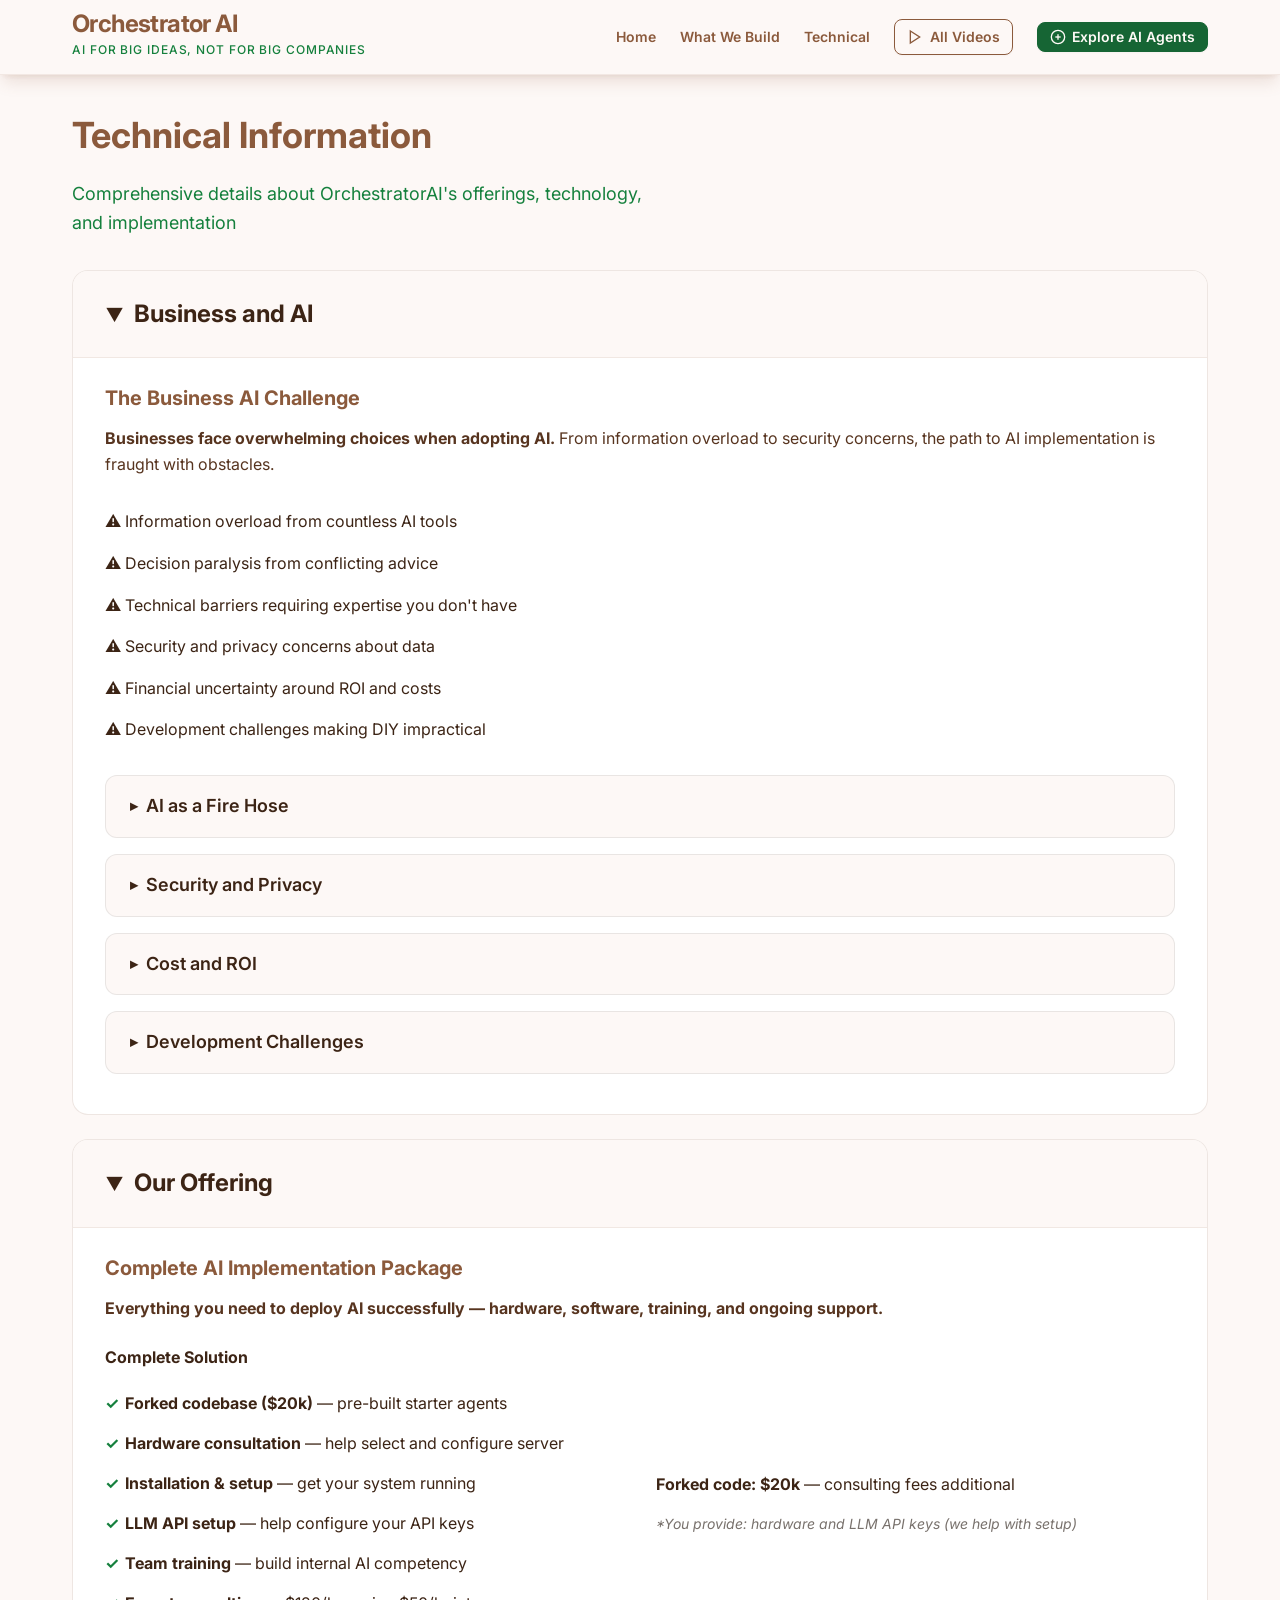
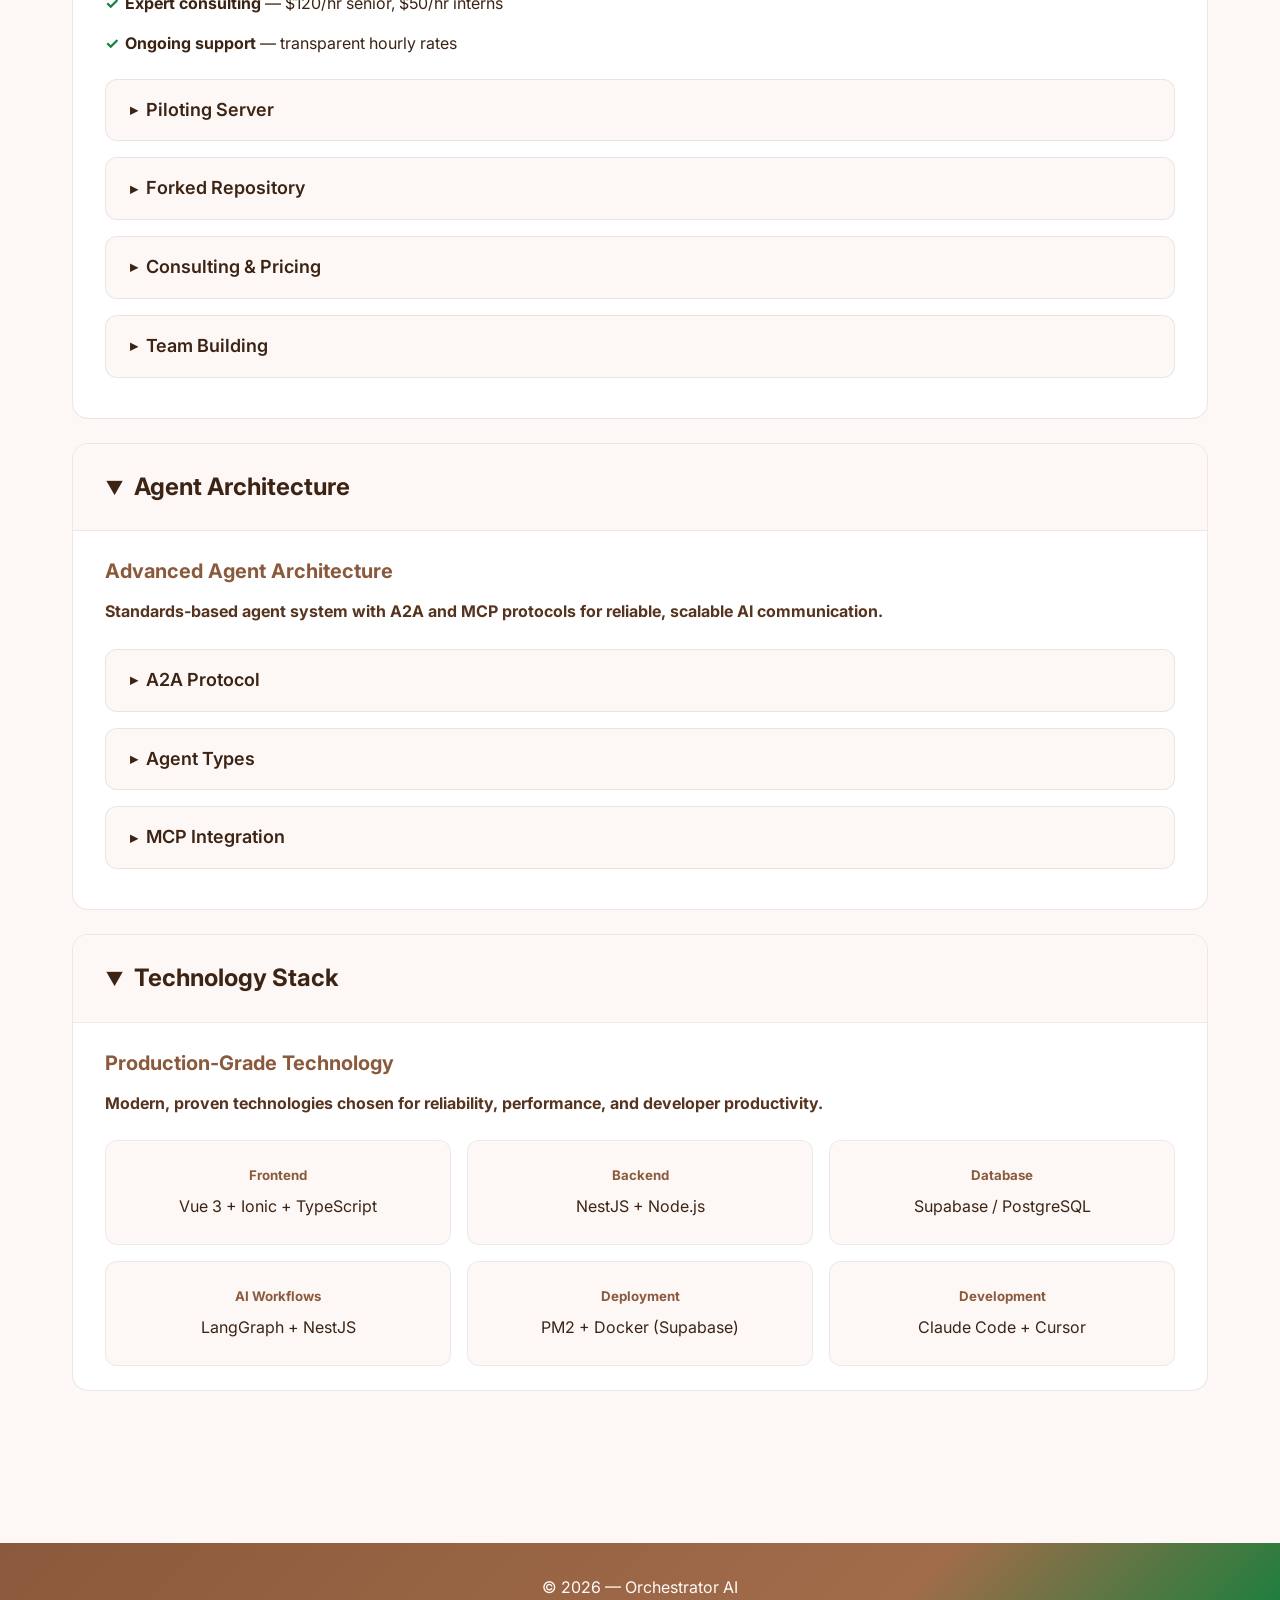
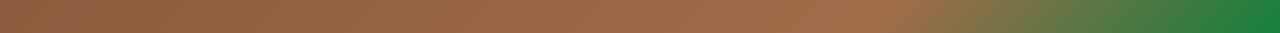
<file: technical/index.html>
<!DOCTYPE html><html lang="en"> <head><meta charset="UTF-8"><meta name="viewport" content="width=device-width, initial-scale=1.0"><meta name="description" content="OrchestratorAI helps small companies turn big ideas into working AI systems with agents plus front-end together, a 1-2 day start, and no AI PhD required."><title>Technical Information — Orchestrator AI</title><link rel="icon" type="image/svg+xml" href="/favicon.svg"><link rel="stylesheet" href="/_astro/index.wTqC13aQ.css">
<link rel="stylesheet" href="/_astro/technical.DyMpdn0k.css"></head> <body>  <header class="landing-header" data-astro-cid-3ef6ksr2> <div class="header-content" data-astro-cid-3ef6ksr2> <a href="/" class="logo" data-astro-cid-3ef6ksr2> <h1 data-astro-cid-3ef6ksr2>Orchestrator AI</h1> <span class="tagline" data-astro-cid-3ef6ksr2>AI for Big Ideas, not for Big Companies</span> </a> <nav class="header-nav" data-astro-cid-3ef6ksr2> <a href="/" class="nav-link" data-astro-cid-3ef6ksr2>Home</a> <a href="/#showcase" class="nav-link" data-astro-cid-3ef6ksr2>What We Build</a> <a href="/technical" class="nav-link" data-astro-cid-3ef6ksr2>Technical</a> <a href="/videos" class="nav-link outline-btn" data-astro-cid-3ef6ksr2> <svg width="16" height="16" viewBox="0 0 24 24" fill="none" stroke="currentColor" stroke-width="2" data-astro-cid-3ef6ksr2><polygon points="5 3 19 12 5 21 5 3" data-astro-cid-3ef6ksr2></polygon></svg>
All Videos
</a> <button class="nav-link outline-btn agent-ideas-btn" onclick="window.openAgentIdeas && window.openAgentIdeas()" data-astro-cid-3ef6ksr2> <svg width="16" height="16" viewBox="0 0 24 24" fill="none" stroke="currentColor" stroke-width="2" data-astro-cid-3ef6ksr2><circle cx="12" cy="12" r="10" data-astro-cid-3ef6ksr2></circle><line x1="12" y1="8" x2="12" y2="16" data-astro-cid-3ef6ksr2></line><line x1="8" y1="12" x2="16" y2="12" data-astro-cid-3ef6ksr2></line></svg>
Explore AI Agents
</button> </nav> </div> </header>  <div class="page-header" data-astro-cid-sjas5mjz> <div class="container" data-astro-cid-sjas5mjz> <h1 class="page-title" data-astro-cid-sjas5mjz>Technical Information</h1> <p class="page-subtitle" data-astro-cid-sjas5mjz>Comprehensive details about OrchestratorAI's offerings, technology, and implementation</p> </div> </div> <div class="accordion-container" data-astro-cid-sjas5mjz> <div class="container" data-astro-cid-sjas5mjz> <!-- Section 1: Business and AI --> <details class="main-accordion" open data-astro-cid-sjas5mjz> <summary data-astro-cid-sjas5mjz>Business and AI</summary> <div class="accordion-body" data-astro-cid-sjas5mjz> <h3 data-astro-cid-sjas5mjz>The Business AI Challenge</h3> <p data-astro-cid-sjas5mjz><strong data-astro-cid-sjas5mjz>Businesses face overwhelming choices when adopting AI.</strong> From information overload to security concerns, the path to AI implementation is fraught with obstacles.</p> <ul class="challenge-list" data-astro-cid-sjas5mjz> <li data-astro-cid-sjas5mjz>Information overload from countless AI tools</li> <li data-astro-cid-sjas5mjz>Decision paralysis from conflicting advice</li> <li data-astro-cid-sjas5mjz>Technical barriers requiring expertise you don't have</li> <li data-astro-cid-sjas5mjz>Security and privacy concerns about data</li> <li data-astro-cid-sjas5mjz>Financial uncertainty around ROI and costs</li> <li data-astro-cid-sjas5mjz>Development challenges making DIY impractical</li> </ul> <details class="sub-accordion" data-astro-cid-sjas5mjz> <summary data-astro-cid-sjas5mjz>AI as a Fire Hose</summary> <div class="sub-body" data-astro-cid-sjas5mjz> <h4 data-astro-cid-sjas5mjz>Information Overload Challenge</h4> <p data-astro-cid-sjas5mjz><strong data-astro-cid-sjas5mjz>Nothing but promises and marketing — and 99% directed at large companies.</strong></p> <div class="two-col" data-astro-cid-sjas5mjz> <div data-astro-cid-sjas5mjz><h5 data-astro-cid-sjas5mjz>What You're Up Against</h5><ul data-astro-cid-sjas5mjz><li data-astro-cid-sjas5mjz><strong data-astro-cid-sjas5mjz>Countless AI tools</strong> available today</li><li data-astro-cid-sjas5mjz><strong data-astro-cid-sjas5mjz>New tools launched daily</strong> — impossible to keep up</li><li data-astro-cid-sjas5mjz><strong data-astro-cid-sjas5mjz>Conflicting reviews</strong> — every tool claims to be "the best"</li><li data-astro-cid-sjas5mjz><strong data-astro-cid-sjas5mjz>Technical complexity</strong> — most require technical expertise</li><li data-astro-cid-sjas5mjz><strong data-astro-cid-sjas5mjz>Integration challenges</strong> — tools don't work together</li></ul></div> <div data-astro-cid-sjas5mjz><h5 data-astro-cid-sjas5mjz>Our Approach</h5><ul class="solution" data-astro-cid-sjas5mjz><li data-astro-cid-sjas5mjz><strong data-astro-cid-sjas5mjz>Unique Business Focused</strong> — simple now and will grow with you</li><li data-astro-cid-sjas5mjz><strong data-astro-cid-sjas5mjz>Complete package</strong> — everything you need in one place</li><li data-astro-cid-sjas5mjz><strong data-astro-cid-sjas5mjz>Already working</strong> — no long term setup</li><li data-astro-cid-sjas5mjz><strong data-astro-cid-sjas5mjz>Less expensive to implement and grow</strong> — our consulting is affordable</li></ul></div> </div> </div> </details> <details class="sub-accordion" data-astro-cid-sjas5mjz> <summary data-astro-cid-sjas5mjz>Security and Privacy</summary> <div class="sub-body" data-astro-cid-sjas5mjz> <h4 data-astro-cid-sjas5mjz>LLM Security &amp; Privacy Concerns</h4> <p data-astro-cid-sjas5mjz><strong data-astro-cid-sjas5mjz>Most AI solutions expose your sensitive data to third-party servers and unknown security risks.</strong></p> <div class="two-col" data-astro-cid-sjas5mjz> <div data-astro-cid-sjas5mjz><h5 data-astro-cid-sjas5mjz>Common Security Risks</h5><ul data-astro-cid-sjas5mjz><li data-astro-cid-sjas5mjz><strong data-astro-cid-sjas5mjz>Data exposure</strong> — your conversations sent to external servers</li><li data-astro-cid-sjas5mjz><strong data-astro-cid-sjas5mjz>No data control</strong> — unclear where your information goes</li><li data-astro-cid-sjas5mjz><strong data-astro-cid-sjas5mjz>Compliance issues</strong> — GDPR, HIPAA, SOX violations</li><li data-astro-cid-sjas5mjz><strong data-astro-cid-sjas5mjz>Third-party breaches</strong> — you're at mercy of their security</li><li data-astro-cid-sjas5mjz><strong data-astro-cid-sjas5mjz>Model training</strong> — your data used to improve their models</li></ul></div> <div data-astro-cid-sjas5mjz><h5 data-astro-cid-sjas5mjz>Our Security-First Approach</h5><ul class="solution" data-astro-cid-sjas5mjz><li data-astro-cid-sjas5mjz><strong data-astro-cid-sjas5mjz>Local deployment</strong> — your data never leaves your premises</li><li data-astro-cid-sjas5mjz><strong data-astro-cid-sjas5mjz>Complete control</strong> — you own and control everything</li><li data-astro-cid-sjas5mjz><strong data-astro-cid-sjas5mjz>Compliance ready</strong> — meets enterprise security standards</li><li data-astro-cid-sjas5mjz><strong data-astro-cid-sjas5mjz>No external dependencies</strong> — defaults to offline</li><li data-astro-cid-sjas5mjz><strong data-astro-cid-sjas5mjz>Private models</strong> — your conversations stay private</li><li data-astro-cid-sjas5mjz><strong data-astro-cid-sjas5mjz>Audit trail</strong> — full visibility into all AI interactions</li></ul></div> </div> </div> </details> <details class="sub-accordion" data-astro-cid-sjas5mjz> <summary data-astro-cid-sjas5mjz>Cost and ROI</summary> <div class="sub-body" data-astro-cid-sjas5mjz> <h4 data-astro-cid-sjas5mjz>Financial Uncertainty &amp; Hidden Costs</h4> <p data-astro-cid-sjas5mjz><strong data-astro-cid-sjas5mjz>Most AI implementations come with unpredictable costs and unclear ROI timelines.</strong></p> <div class="two-col" data-astro-cid-sjas5mjz> <div data-astro-cid-sjas5mjz><h5 data-astro-cid-sjas5mjz>Typical Cost Problems</h5><ul data-astro-cid-sjas5mjz><li data-astro-cid-sjas5mjz><strong data-astro-cid-sjas5mjz>Hidden subscription fees</strong> — costs escalate with usage</li><li data-astro-cid-sjas5mjz><strong data-astro-cid-sjas5mjz>Per-user pricing</strong> — expensive as team grows</li><li data-astro-cid-sjas5mjz><strong data-astro-cid-sjas5mjz>API rate limits</strong> — throttling when you need it most</li><li data-astro-cid-sjas5mjz><strong data-astro-cid-sjas5mjz>Integration costs</strong> — expensive custom development</li><li data-astro-cid-sjas5mjz><strong data-astro-cid-sjas5mjz>Training expenses</strong> — months of learning curves</li></ul></div> <div data-astro-cid-sjas5mjz><h5 data-astro-cid-sjas5mjz>Our Transparent Pricing</h5><ul class="solution" data-astro-cid-sjas5mjz><li data-astro-cid-sjas5mjz><strong data-astro-cid-sjas5mjz>Mostly local models</strong> — less cloud LLM costs</li><li data-astro-cid-sjas5mjz><strong data-astro-cid-sjas5mjz>No per-user fees</strong> — unlimited team access*</li><li data-astro-cid-sjas5mjz><strong data-astro-cid-sjas5mjz>No usage limits</strong> — run as much as you want</li><li data-astro-cid-sjas5mjz><strong data-astro-cid-sjas5mjz>Affordable consulting</strong> — $120/hr expert, $50/hr interns</li><li data-astro-cid-sjas5mjz><strong data-astro-cid-sjas5mjz>Fast implementation</strong> — working in days, not months</li></ul></div> </div> <p class="footnote" data-astro-cid-sjas5mjz>* Growing local LLM usage may require multiple servers</p> </div> </details> <details class="sub-accordion" data-astro-cid-sjas5mjz> <summary data-astro-cid-sjas5mjz>Development Challenges</summary> <div class="sub-body" data-astro-cid-sjas5mjz> <h4 data-astro-cid-sjas5mjz>Development Barriers &amp; Complexity</h4> <p data-astro-cid-sjas5mjz><strong data-astro-cid-sjas5mjz>Building AI solutions from scratch requires specialized expertise and months of development time.</strong></p> <div class="two-col" data-astro-cid-sjas5mjz> <div data-astro-cid-sjas5mjz><h5 data-astro-cid-sjas5mjz>Development Barriers</h5><ul data-astro-cid-sjas5mjz><li data-astro-cid-sjas5mjz><strong data-astro-cid-sjas5mjz>Technical expertise</strong> — need AI/ML specialists</li><li data-astro-cid-sjas5mjz><strong data-astro-cid-sjas5mjz>Infrastructure setup</strong> — complex server configurations</li><li data-astro-cid-sjas5mjz><strong data-astro-cid-sjas5mjz>Model integration</strong> — connecting different AI services</li><li data-astro-cid-sjas5mjz><strong data-astro-cid-sjas5mjz>Security implementation</strong> — building safe systems</li><li data-astro-cid-sjas5mjz><strong data-astro-cid-sjas5mjz>Testing & debugging</strong> — months of trial and error</li></ul></div> <div data-astro-cid-sjas5mjz><h5 data-astro-cid-sjas5mjz>Our Pre-Built Solution</h5><ul class="solution" data-astro-cid-sjas5mjz><li data-astro-cid-sjas5mjz><strong data-astro-cid-sjas5mjz>Ready to deploy</strong> — tested and production-ready</li><li data-astro-cid-sjas5mjz><strong data-astro-cid-sjas5mjz>Rapid implementation</strong> — we help you code</li><li data-astro-cid-sjas5mjz><strong data-astro-cid-sjas5mjz>Integrated agents</strong> — multiple AI capabilities included</li><li data-astro-cid-sjas5mjz><strong data-astro-cid-sjas5mjz>Security built-in</strong> — enterprise-grade from day one</li><li data-astro-cid-sjas5mjz><strong data-astro-cid-sjas5mjz>Ongoing support</strong> — we handle updates and maintenance</li></ul></div> </div> </div> </details> </div> </details> <!-- Section 2: Our Offering --> <details class="main-accordion" open data-astro-cid-sjas5mjz> <summary data-astro-cid-sjas5mjz>Our Offering</summary> <div class="accordion-body" data-astro-cid-sjas5mjz> <h3 data-astro-cid-sjas5mjz>Complete AI Implementation Package</h3> <p data-astro-cid-sjas5mjz><strong data-astro-cid-sjas5mjz>Everything you need to deploy AI successfully — hardware, software, training, and ongoing support.</strong></p> <div class="two-col" data-astro-cid-sjas5mjz> <div data-astro-cid-sjas5mjz><h5 data-astro-cid-sjas5mjz>Complete Solution</h5><ul class="solution" data-astro-cid-sjas5mjz><li data-astro-cid-sjas5mjz><strong data-astro-cid-sjas5mjz>Forked codebase ($20k)</strong> — pre-built starter agents</li><li data-astro-cid-sjas5mjz><strong data-astro-cid-sjas5mjz>Hardware consultation</strong> — help select and configure server</li><li data-astro-cid-sjas5mjz><strong data-astro-cid-sjas5mjz>Installation &amp; setup</strong> — get your system running</li><li data-astro-cid-sjas5mjz><strong data-astro-cid-sjas5mjz>LLM API setup</strong> — help configure your API keys</li><li data-astro-cid-sjas5mjz><strong data-astro-cid-sjas5mjz>Team training</strong> — build internal AI competency</li><li data-astro-cid-sjas5mjz><strong data-astro-cid-sjas5mjz>Expert consulting</strong> — $120/hr senior, $50/hr interns</li><li data-astro-cid-sjas5mjz><strong data-astro-cid-sjas5mjz>Ongoing support</strong> — transparent hourly rates</li></ul></div> <div class="offering-footer" data-astro-cid-sjas5mjz><p data-astro-cid-sjas5mjz><strong data-astro-cid-sjas5mjz>Forked code: $20k</strong> — consulting fees additional</p><p class="footnote" data-astro-cid-sjas5mjz>*You provide: hardware and LLM API keys (we help with setup)</p></div> </div> <details class="sub-accordion" data-astro-cid-sjas5mjz> <summary data-astro-cid-sjas5mjz>Piloting Server</summary> <div class="sub-body" data-astro-cid-sjas5mjz> <h4 data-astro-cid-sjas5mjz>Your Local AI Hardware Setup</h4> <p data-astro-cid-sjas5mjz><strong data-astro-cid-sjas5mjz>We help you configure powerful NVIDIA hardware for exceptional AI performance with complete data privacy.</strong></p> <div class="two-col" data-astro-cid-sjas5mjz> <div data-astro-cid-sjas5mjz><h5 data-astro-cid-sjas5mjz>NVIDIA DGX Spark</h5><ul data-astro-cid-sjas5mjz><li data-astro-cid-sjas5mjz><strong data-astro-cid-sjas5mjz>NVIDIA GPU acceleration</strong> — industry-leading AI performance</li><li data-astro-cid-sjas5mjz><strong data-astro-cid-sjas5mjz>Blazing fast inference</strong> — optimized for local LLM workloads</li><li data-astro-cid-sjas5mjz><strong data-astro-cid-sjas5mjz>Scalable architecture</strong> — designed to grow with your needs</li><li data-astro-cid-sjas5mjz><strong data-astro-cid-sjas5mjz>Enterprise-grade reliability</strong> — built for production AI</li><li data-astro-cid-sjas5mjz><strong data-astro-cid-sjas5mjz>Efficient power consumption</strong> — cost-effective operation</li></ul></div> <div data-astro-cid-sjas5mjz><h5 data-astro-cid-sjas5mjz>Local Deployment Benefits</h5><ul class="solution" data-astro-cid-sjas5mjz><li data-astro-cid-sjas5mjz><strong data-astro-cid-sjas5mjz>Complete privacy</strong> — data never leaves your premises</li><li data-astro-cid-sjas5mjz><strong data-astro-cid-sjas5mjz>No cloud costs</strong> — eliminate subscription fees</li><li data-astro-cid-sjas5mjz><strong data-astro-cid-sjas5mjz>Consistent performance</strong> — no internet dependency</li><li data-astro-cid-sjas5mjz><strong data-astro-cid-sjas5mjz>Instant response</strong> — no network latency</li><li data-astro-cid-sjas5mjz><strong data-astro-cid-sjas5mjz>Full control</strong> — customize as needed</li><li data-astro-cid-sjas5mjz><strong data-astro-cid-sjas5mjz>Compliance ready</strong> — meets enterprise security standards</li></ul></div> </div> <p class="footnote" data-astro-cid-sjas5mjz>* You provide the server hardware. We recommend the NVIDIA DGX Spark as an ideal pilot machine.</p> </div> </details> <details class="sub-accordion" data-astro-cid-sjas5mjz> <summary data-astro-cid-sjas5mjz>Forked Repository</summary> <div class="sub-body" data-astro-cid-sjas5mjz> <h4 data-astro-cid-sjas5mjz>Pre-Built Agent Ecosystem</h4> <p data-astro-cid-sjas5mjz><strong data-astro-cid-sjas5mjz>Skip months of development with our battle-tested agent repository and starter templates.</strong></p> <div class="two-col" data-astro-cid-sjas5mjz> <div data-astro-cid-sjas5mjz><h5 data-astro-cid-sjas5mjz>Included Starter Agents</h5><ul data-astro-cid-sjas5mjz><li data-astro-cid-sjas5mjz><strong data-astro-cid-sjas5mjz>Content creation</strong> — blog posts, social media, marketing</li><li data-astro-cid-sjas5mjz><strong data-astro-cid-sjas5mjz>Data analysis</strong> — reports, insights, visualizations</li><li data-astro-cid-sjas5mjz><strong data-astro-cid-sjas5mjz>Customer service</strong> — support tickets, FAQ responses</li><li data-astro-cid-sjas5mjz><strong data-astro-cid-sjas5mjz>Code assistance</strong> — documentation, reviews, debugging</li><li data-astro-cid-sjas5mjz><strong data-astro-cid-sjas5mjz>Research &amp; summarization</strong> — market analysis, competitive intel</li><li data-astro-cid-sjas5mjz><strong data-astro-cid-sjas5mjz>Workflow automation</strong> — task management, notifications</li></ul></div> <div data-astro-cid-sjas5mjz><h5 data-astro-cid-sjas5mjz>Customization Capabilities</h5><ul class="solution" data-astro-cid-sjas5mjz><li data-astro-cid-sjas5mjz><strong data-astro-cid-sjas5mjz>Industry-specific templates</strong> — tailored to your business</li><li data-astro-cid-sjas5mjz><strong data-astro-cid-sjas5mjz>Custom agent creation</strong> — build new capabilities</li><li data-astro-cid-sjas5mjz><strong data-astro-cid-sjas5mjz>Privacy and security</strong> — enterprise-grade protection</li><li data-astro-cid-sjas5mjz><strong data-astro-cid-sjas5mjz>Local-LLM-centric</strong> — optimized for on-premises models</li><li data-astro-cid-sjas5mjz><strong data-astro-cid-sjas5mjz>Integration options</strong> — connect to your existing tools</li><li data-astro-cid-sjas5mjz><strong data-astro-cid-sjas5mjz>Brand customization</strong> — match your company voice</li></ul></div> </div> </div> </details> <details class="sub-accordion" data-astro-cid-sjas5mjz> <summary data-astro-cid-sjas5mjz>Consulting &amp; Pricing</summary> <div class="sub-body" data-astro-cid-sjas5mjz> <h4 data-astro-cid-sjas5mjz>Expert Guidance &amp; Transparent Pricing</h4> <p data-astro-cid-sjas5mjz><strong data-astro-cid-sjas5mjz>Comprehensive consulting from setup to success — transparent pricing, expert guidance, long-term partnership.</strong></p> <div class="two-col" data-astro-cid-sjas5mjz> <div data-astro-cid-sjas5mjz><h5 data-astro-cid-sjas5mjz>Our Consulting Approach</h5><ul data-astro-cid-sjas5mjz><li data-astro-cid-sjas5mjz><strong data-astro-cid-sjas5mjz>Initial assessment</strong> — understand your specific needs</li><li data-astro-cid-sjas5mjz><strong data-astro-cid-sjas5mjz>Custom implementation</strong> — tailored to your workflows</li><li data-astro-cid-sjas5mjz><strong data-astro-cid-sjas5mjz>Team training</strong> — build internal AI competency</li><li data-astro-cid-sjas5mjz><strong data-astro-cid-sjas5mjz>Change management</strong> — smooth adoption process</li><li data-astro-cid-sjas5mjz><strong data-astro-cid-sjas5mjz>Performance optimization</strong> — continuous improvement</li></ul></div> <div data-astro-cid-sjas5mjz><h5 data-astro-cid-sjas5mjz>Transparent Pricing</h5><ul class="solution" data-astro-cid-sjas5mjz><li data-astro-cid-sjas5mjz><strong data-astro-cid-sjas5mjz>$20k forked code package</strong> — battle-tested codebase</li><li data-astro-cid-sjas5mjz><strong data-astro-cid-sjas5mjz>Senior consulting</strong> — $120/hour expert guidance</li><li data-astro-cid-sjas5mjz><strong data-astro-cid-sjas5mjz>Intern support</strong> — $50/hour for routine tasks</li><li data-astro-cid-sjas5mjz><strong data-astro-cid-sjas5mjz>No hidden fees</strong> — clear, upfront pricing</li><li data-astro-cid-sjas5mjz><strong data-astro-cid-sjas5mjz>Flexible engagement</strong> — scale support as needed</li><li data-astro-cid-sjas5mjz><strong data-astro-cid-sjas5mjz>Knowledge transfer</strong> — build your team's capabilities</li></ul></div> </div> </div> </details> <details class="sub-accordion" data-astro-cid-sjas5mjz> <summary data-astro-cid-sjas5mjz>Team Building</summary> <div class="sub-body" data-astro-cid-sjas5mjz> <h4 data-astro-cid-sjas5mjz>AI Competency Development</h4> <p data-astro-cid-sjas5mjz><strong data-astro-cid-sjas5mjz>Build lasting AI expertise within your organization — sustainable adoption that reduces external dependency.</strong></p> <div class="two-col" data-astro-cid-sjas5mjz> <div data-astro-cid-sjas5mjz><h5 data-astro-cid-sjas5mjz>Training Programs</h5><ul data-astro-cid-sjas5mjz><li data-astro-cid-sjas5mjz><strong data-astro-cid-sjas5mjz>Leadership training</strong> — AI strategy and decision-making</li><li data-astro-cid-sjas5mjz><strong data-astro-cid-sjas5mjz>Technical training</strong> — hands-on system management</li><li data-astro-cid-sjas5mjz><strong data-astro-cid-sjas5mjz>User adoption</strong> — effective AI tool utilization</li><li data-astro-cid-sjas5mjz><strong data-astro-cid-sjas5mjz>Best practices</strong> — workflow optimization techniques</li><li data-astro-cid-sjas5mjz><strong data-astro-cid-sjas5mjz>Troubleshooting</strong> — common issues and solutions</li></ul></div> <div data-astro-cid-sjas5mjz><h5 data-astro-cid-sjas5mjz>Sustainable AI Adoption</h5><ul class="solution" data-astro-cid-sjas5mjz><li data-astro-cid-sjas5mjz><strong data-astro-cid-sjas5mjz>Internal champions</strong> — develop AI advocates</li><li data-astro-cid-sjas5mjz><strong data-astro-cid-sjas5mjz>Knowledge transfer</strong> — reduce consultant dependency</li><li data-astro-cid-sjas5mjz><strong data-astro-cid-sjas5mjz>Documentation</strong> — comprehensive internal guides</li><li data-astro-cid-sjas5mjz><strong data-astro-cid-sjas5mjz>Change management</strong> — smooth organizational transition</li><li data-astro-cid-sjas5mjz><strong data-astro-cid-sjas5mjz>Performance metrics</strong> — measure success and ROI</li></ul></div> </div> </div> </details> </div> </details> <!-- Section 3: Agent Architecture --> <details class="main-accordion" open data-astro-cid-sjas5mjz> <summary data-astro-cid-sjas5mjz>Agent Architecture</summary> <div class="accordion-body" data-astro-cid-sjas5mjz> <h3 data-astro-cid-sjas5mjz>Advanced Agent Architecture</h3> <p data-astro-cid-sjas5mjz><strong data-astro-cid-sjas5mjz>Standards-based agent system with A2A and MCP protocols for reliable, scalable AI communication.</strong></p> <details class="sub-accordion" data-astro-cid-sjas5mjz> <summary data-astro-cid-sjas5mjz>A2A Protocol</summary> <div class="sub-body" data-astro-cid-sjas5mjz> <h4 data-astro-cid-sjas5mjz>Agent-to-Agent Communication</h4> <p data-astro-cid-sjas5mjz><strong data-astro-cid-sjas5mjz>Google's open standard for agent interoperability — enabling agents to discover, communicate, and collaborate.</strong></p> <div class="two-col" data-astro-cid-sjas5mjz> <div data-astro-cid-sjas5mjz><h5 data-astro-cid-sjas5mjz>Protocol Features</h5><ul data-astro-cid-sjas5mjz><li data-astro-cid-sjas5mjz><strong data-astro-cid-sjas5mjz>Agent discovery</strong> — agents find and verify each other</li><li data-astro-cid-sjas5mjz><strong data-astro-cid-sjas5mjz>Task delegation</strong> — agents assign work to specialists</li><li data-astro-cid-sjas5mjz><strong data-astro-cid-sjas5mjz>Status tracking</strong> — real-time progress monitoring</li><li data-astro-cid-sjas5mjz><strong data-astro-cid-sjas5mjz>Error handling</strong> — graceful failure recovery</li></ul></div> <div data-astro-cid-sjas5mjz><h5 data-astro-cid-sjas5mjz>Our Implementation</h5><ul class="solution" data-astro-cid-sjas5mjz><li data-astro-cid-sjas5mjz><strong data-astro-cid-sjas5mjz>JSON-RPC 2.0</strong> — standard request/response format</li><li data-astro-cid-sjas5mjz><strong data-astro-cid-sjas5mjz>Transport types</strong> — strict contract enforcement</li><li data-astro-cid-sjas5mjz><strong data-astro-cid-sjas5mjz>ExecutionContext</strong> — full traceability capsule</li><li data-astro-cid-sjas5mjz><strong data-astro-cid-sjas5mjz>Multi-agent workflows</strong> — orchestrated collaboration</li></ul></div> </div> </div> </details> <details class="sub-accordion" data-astro-cid-sjas5mjz> <summary data-astro-cid-sjas5mjz>Agent Types</summary> <div class="sub-body" data-astro-cid-sjas5mjz> <h4 data-astro-cid-sjas5mjz>7 Specialized Agent Types</h4> <p data-astro-cid-sjas5mjz><strong data-astro-cid-sjas5mjz>Purpose-built agents for different task categories, each optimized for specific workloads.</strong></p> <ul class="agent-types-grid" data-astro-cid-sjas5mjz> <li data-astro-cid-sjas5mjz><strong data-astro-cid-sjas5mjz>Context Agents</strong> — Knowledge-based intelligence using markdown context files</li> <li data-astro-cid-sjas5mjz><strong data-astro-cid-sjas5mjz>RAG Agents</strong> — Retrieval-augmented generation with document collections</li> <li data-astro-cid-sjas5mjz><strong data-astro-cid-sjas5mjz>API Agents</strong> — External HTTP API integration and workflow orchestration</li> <li data-astro-cid-sjas5mjz><strong data-astro-cid-sjas5mjz>Media Agents</strong> — Image, video, and audio content generation</li> <li data-astro-cid-sjas5mjz><strong data-astro-cid-sjas5mjz>External Agents</strong> — A2A protocol communication with external services</li> <li data-astro-cid-sjas5mjz><strong data-astro-cid-sjas5mjz>Orchestrator Agents</strong> — Multi-agent coordination and workflow management</li> <li data-astro-cid-sjas5mjz><strong data-astro-cid-sjas5mjz>LangGraph Agents</strong> — State machine workflows with HITL support</li> </ul> </div> </details> <details class="sub-accordion" data-astro-cid-sjas5mjz> <summary data-astro-cid-sjas5mjz>MCP Integration</summary> <div class="sub-body" data-astro-cid-sjas5mjz> <h4 data-astro-cid-sjas5mjz>Model Context Protocol</h4> <p data-astro-cid-sjas5mjz><strong data-astro-cid-sjas5mjz>Anthropic's standard for connecting AI models to external tools and data sources.</strong></p> <div class="two-col" data-astro-cid-sjas5mjz> <div data-astro-cid-sjas5mjz><h5 data-astro-cid-sjas5mjz>MCP Capabilities</h5><ul data-astro-cid-sjas5mjz><li data-astro-cid-sjas5mjz><strong data-astro-cid-sjas5mjz>Tool access</strong> — file systems, databases, APIs</li><li data-astro-cid-sjas5mjz><strong data-astro-cid-sjas5mjz>Resource sharing</strong> — documents, schemas, data</li><li data-astro-cid-sjas5mjz><strong data-astro-cid-sjas5mjz>Prompt templates</strong> — reusable interaction patterns</li><li data-astro-cid-sjas5mjz><strong data-astro-cid-sjas5mjz>Sampling</strong> — controlled LLM interactions</li></ul></div> <div data-astro-cid-sjas5mjz><h5 data-astro-cid-sjas5mjz>Our Usage</h5><ul class="solution" data-astro-cid-sjas5mjz><li data-astro-cid-sjas5mjz><strong data-astro-cid-sjas5mjz>Database tools</strong> — direct Supabase access</li><li data-astro-cid-sjas5mjz><strong data-astro-cid-sjas5mjz>File operations</strong> — secure filesystem interaction</li><li data-astro-cid-sjas5mjz><strong data-astro-cid-sjas5mjz>N8N workflows</strong> — automated workflow triggers</li><li data-astro-cid-sjas5mjz><strong data-astro-cid-sjas5mjz>Custom tools</strong> — extensible tool registry</li></ul></div> </div> </div> </details> </div> </details> <!-- Section 4: Technology Stack --> <details class="main-accordion" open data-astro-cid-sjas5mjz> <summary data-astro-cid-sjas5mjz>Technology Stack</summary> <div class="accordion-body" data-astro-cid-sjas5mjz> <h3 data-astro-cid-sjas5mjz>Production-Grade Technology</h3> <p data-astro-cid-sjas5mjz><strong data-astro-cid-sjas5mjz>Modern, proven technologies chosen for reliability, performance, and developer productivity.</strong></p> <div class="tech-grid" data-astro-cid-sjas5mjz> <div class="tech-card" data-astro-cid-sjas5mjz><h5 data-astro-cid-sjas5mjz>Frontend</h5><p data-astro-cid-sjas5mjz>Vue 3 + Ionic + TypeScript</p></div> <div class="tech-card" data-astro-cid-sjas5mjz><h5 data-astro-cid-sjas5mjz>Backend</h5><p data-astro-cid-sjas5mjz>NestJS + Node.js</p></div> <div class="tech-card" data-astro-cid-sjas5mjz><h5 data-astro-cid-sjas5mjz>Database</h5><p data-astro-cid-sjas5mjz>Supabase / PostgreSQL</p></div> <div class="tech-card" data-astro-cid-sjas5mjz><h5 data-astro-cid-sjas5mjz>AI Workflows</h5><p data-astro-cid-sjas5mjz>LangGraph + NestJS</p></div> <div class="tech-card" data-astro-cid-sjas5mjz><h5 data-astro-cid-sjas5mjz>Deployment</h5><p data-astro-cid-sjas5mjz>PM2 + Docker (Supabase)</p></div> <div class="tech-card" data-astro-cid-sjas5mjz><h5 data-astro-cid-sjas5mjz>Development</h5><p data-astro-cid-sjas5mjz>Claude Code + Cursor</p></div> </div> </div> </details> </div> </div> <footer class="landing-footer" data-astro-cid-sz7xmlte> <div class="footer-content" data-astro-cid-sz7xmlte> <p data-astro-cid-sz7xmlte>&copy; 2026 — Orchestrator AI</p> </div> </footer>   <script type="module">const s=new IntersectionObserver(e=>{e.forEach(r=>{r.isIntersecting&&r.target.classList.add("is-visible")})},{threshold:.1,rootMargin:"0px 0px -50px 0px"});document.querySelectorAll(".animate-on-scroll").forEach(e=>s.observe(e));</script> </body> </html>
</file>
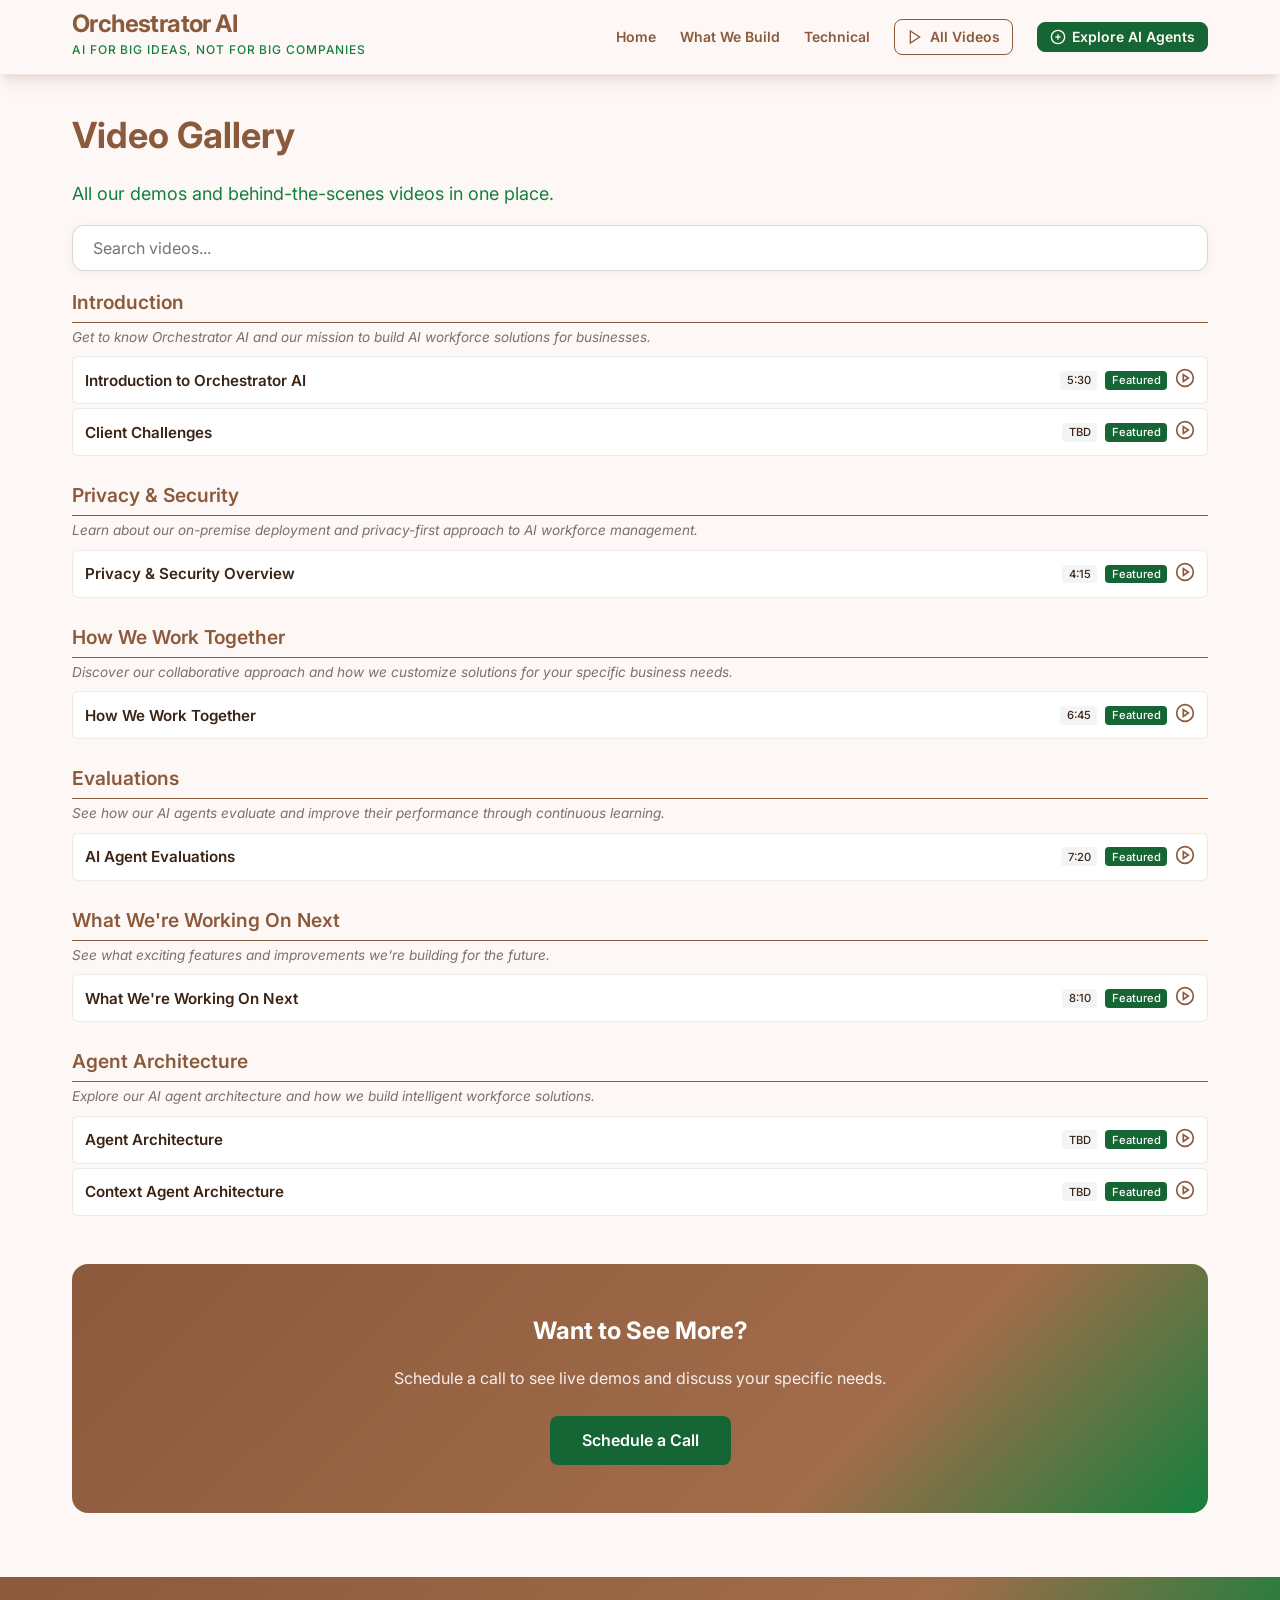
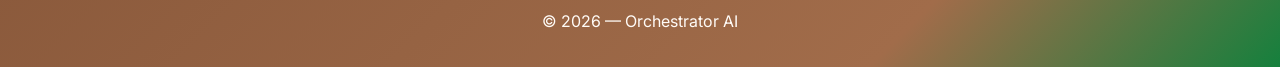
<file: videos/index.html>
<!DOCTYPE html><html lang="en"> <head><meta charset="UTF-8"><meta name="viewport" content="width=device-width, initial-scale=1.0"><meta name="description" content="OrchestratorAI helps small companies turn big ideas into working AI systems with agents plus front-end together, a 1-2 day start, and no AI PhD required."><title>Video Gallery — Orchestrator AI</title><link rel="icon" type="image/svg+xml" href="/favicon.svg"><link rel="stylesheet" href="/_astro/index.wTqC13aQ.css">
<style>.page-header[data-astro-cid-73ne5lbz]{background:var(--landing-primary-50);padding:2rem 0 0;margin-bottom:1rem}.page-title[data-astro-cid-73ne5lbz]{font-size:var(--text-4xl);font-weight:700;color:var(--landing-primary);margin:0 0 1rem}.page-subtitle[data-astro-cid-73ne5lbz]{font-size:var(--text-lg);color:var(--landing-secondary);margin:0;max-width:600px}.search-section[data-astro-cid-73ne5lbz]{margin:1rem 0}.search-input[data-astro-cid-73ne5lbz]{width:100%;padding:.75rem 1.25rem;border:1px solid rgba(0,0,0,.15);border-radius:12px;font-size:1rem;font-family:inherit;background:#fff;box-shadow:0 2px 10px #0000000d;outline:none}.search-input[data-astro-cid-73ne5lbz]:focus{border-color:var(--landing-primary);box-shadow:0 2px 10px #8b5a3c26}.search-results[data-astro-cid-73ne5lbz] h2[data-astro-cid-73ne5lbz]{color:var(--landing-primary);margin-bottom:1.5rem}.category-section[data-astro-cid-73ne5lbz]{margin-bottom:1.5rem}.category-section[data-astro-cid-73ne5lbz] h2[data-astro-cid-73ne5lbz]{color:var(--landing-primary);font-size:1.2rem;margin-bottom:.25rem;border-bottom:1px solid var(--landing-primary);padding-bottom:.25rem;font-weight:600}.category-description[data-astro-cid-73ne5lbz]{color:var(--landing-gray);margin-bottom:.5rem;font-style:italic;font-size:.85rem}.video-list[data-astro-cid-73ne5lbz]{display:flex;flex-direction:column;gap:.25rem}.video-list-item[data-astro-cid-73ne5lbz]{display:flex;align-items:center;justify-content:space-between;padding:.5rem .75rem;background:#fff;border:1px solid rgba(0,0,0,.08);border-radius:6px;cursor:pointer;transition:var(--transition-smooth);min-height:48px;font-family:inherit;font-size:inherit;text-align:left;width:100%}.video-list-item[data-astro-cid-73ne5lbz]:hover{border-color:var(--landing-primary);background:var(--landing-primary-50)}.video-info[data-astro-cid-73ne5lbz]{flex:1;display:flex;align-items:center;gap:.75rem;min-width:0}.video-info[data-astro-cid-73ne5lbz] h3[data-astro-cid-73ne5lbz]{color:var(--landing-dark);margin:0;font-size:.95rem;font-weight:600;white-space:nowrap;overflow:hidden;text-overflow:ellipsis;flex:1}.video-meta[data-astro-cid-73ne5lbz]{display:flex;align-items:center;gap:.5rem;flex-shrink:0}.video-meta[data-astro-cid-73ne5lbz] span[data-astro-cid-73ne5lbz]{font-size:.7rem;padding:.15rem .4rem;border-radius:4px;font-weight:500}.duration[data-astro-cid-73ne5lbz]{background:#f3f4f6;color:var(--landing-dark)}.featured-badge[data-astro-cid-73ne5lbz]{background:var(--landing-accent);color:#fff}.video-action[data-astro-cid-73ne5lbz]{margin-left:.5rem;flex-shrink:0;color:var(--landing-primary)}.gallery-cta[data-astro-cid-73ne5lbz]{text-align:center;padding:3rem;background:var(--landing-gradient);border-radius:16px;color:#fff;margin:3rem 0}.gallery-cta[data-astro-cid-73ne5lbz] h2[data-astro-cid-73ne5lbz]{margin-bottom:1rem}.gallery-cta[data-astro-cid-73ne5lbz] p[data-astro-cid-73ne5lbz]{margin-bottom:1.5rem;opacity:.9}.cta-link[data-astro-cid-73ne5lbz]{display:inline-block;background:var(--landing-accent);color:#fff;padding:.75rem 2rem;border-radius:var(--radius-lg);font-weight:600;transition:var(--transition-smooth)}.cta-link[data-astro-cid-73ne5lbz]:hover{opacity:.9;transform:translateY(-1px)}@media(max-width:768px){.page-title[data-astro-cid-73ne5lbz]{font-size:var(--text-3xl)}.video-info[data-astro-cid-73ne5lbz] h3[data-astro-cid-73ne5lbz]{font-size:.9rem}.video-meta[data-astro-cid-73ne5lbz] span[data-astro-cid-73ne5lbz]{font-size:.65rem}}
</style></head> <body>  <header class="landing-header" data-astro-cid-3ef6ksr2> <div class="header-content" data-astro-cid-3ef6ksr2> <a href="/" class="logo" data-astro-cid-3ef6ksr2> <h1 data-astro-cid-3ef6ksr2>Orchestrator AI</h1> <span class="tagline" data-astro-cid-3ef6ksr2>AI for Big Ideas, not for Big Companies</span> </a> <nav class="header-nav" data-astro-cid-3ef6ksr2> <a href="/" class="nav-link" data-astro-cid-3ef6ksr2>Home</a> <a href="/#showcase" class="nav-link" data-astro-cid-3ef6ksr2>What We Build</a> <a href="/technical" class="nav-link" data-astro-cid-3ef6ksr2>Technical</a> <a href="/videos" class="nav-link outline-btn" data-astro-cid-3ef6ksr2> <svg width="16" height="16" viewBox="0 0 24 24" fill="none" stroke="currentColor" stroke-width="2" data-astro-cid-3ef6ksr2><polygon points="5 3 19 12 5 21 5 3" data-astro-cid-3ef6ksr2></polygon></svg>
All Videos
</a> <button class="nav-link outline-btn agent-ideas-btn" onclick="window.openAgentIdeas && window.openAgentIdeas()" data-astro-cid-3ef6ksr2> <svg width="16" height="16" viewBox="0 0 24 24" fill="none" stroke="currentColor" stroke-width="2" data-astro-cid-3ef6ksr2><circle cx="12" cy="12" r="10" data-astro-cid-3ef6ksr2></circle><line x1="12" y1="8" x2="12" y2="16" data-astro-cid-3ef6ksr2></line><line x1="8" y1="12" x2="16" y2="12" data-astro-cid-3ef6ksr2></line></svg>
Explore AI Agents
</button> </nav> </div> </header>  <div class="page-header" data-astro-cid-73ne5lbz> <div class="container" data-astro-cid-73ne5lbz> <h1 class="page-title" data-astro-cid-73ne5lbz>Video Gallery</h1> <p class="page-subtitle" data-astro-cid-73ne5lbz>All our demos and behind-the-scenes videos in one place.</p> </div> </div> <div class="container" data-astro-cid-73ne5lbz> <!-- Search --> <div class="search-section" data-astro-cid-73ne5lbz> <input type="search" id="video-search" placeholder="Search videos..." class="search-input" data-astro-cid-73ne5lbz> </div> <!-- Search Results (hidden by default) --> <div id="search-results" class="search-results" style="display: none;" data-astro-cid-73ne5lbz> <h2 data-astro-cid-73ne5lbz>Search Results (<span id="result-count" data-astro-cid-73ne5lbz>0</span>)</h2> <div id="results-list" class="video-list" data-astro-cid-73ne5lbz></div> </div> <!-- Categories --> <div id="categories-section" data-astro-cid-73ne5lbz> <div class="category-section" data-astro-cid-73ne5lbz> <h2 data-astro-cid-73ne5lbz>Introduction</h2> <p class="category-description" data-astro-cid-73ne5lbz>Get to know Orchestrator AI and our mission to build AI workforce solutions for businesses.</p> <div class="video-list" data-astro-cid-73ne5lbz> <button class="video-list-item" data-url="https://www.loom.com/embed/bcbb8a69a4cc4d3d8f85674958b5bfe2" data-title="Introduction to Orchestrator AI" data-desc="Get to know Orchestrator AI and our mission to build AI workforce solutions for businesses." data-category="Introduction" data-duration="5:30" data-astro-cid-73ne5lbz> <div class="video-info" data-astro-cid-73ne5lbz> <h3 data-astro-cid-73ne5lbz>Introduction to Orchestrator AI</h3> <div class="video-meta" data-astro-cid-73ne5lbz> <span class="duration" data-astro-cid-73ne5lbz>5:30</span> <span class="featured-badge" data-astro-cid-73ne5lbz>Featured</span> </div> </div> <div class="video-action" data-astro-cid-73ne5lbz> <svg width="20" height="20" viewBox="0 0 24 24" fill="none" stroke="currentColor" stroke-width="2" data-astro-cid-73ne5lbz><circle cx="12" cy="12" r="10" data-astro-cid-73ne5lbz></circle><polygon points="10 8 16 12 10 16 10 8" data-astro-cid-73ne5lbz></polygon></svg> </div> </button><button class="video-list-item" data-url="https://www.loom.com/embed/6c598a9a07454203b21ad3db3d0dfb3e" data-title="Client Challenges" data-desc="Understanding the challenges businesses face when adopting AI technology." data-category="Introduction" data-duration="TBD" data-astro-cid-73ne5lbz> <div class="video-info" data-astro-cid-73ne5lbz> <h3 data-astro-cid-73ne5lbz>Client Challenges</h3> <div class="video-meta" data-astro-cid-73ne5lbz> <span class="duration" data-astro-cid-73ne5lbz>TBD</span> <span class="featured-badge" data-astro-cid-73ne5lbz>Featured</span> </div> </div> <div class="video-action" data-astro-cid-73ne5lbz> <svg width="20" height="20" viewBox="0 0 24 24" fill="none" stroke="currentColor" stroke-width="2" data-astro-cid-73ne5lbz><circle cx="12" cy="12" r="10" data-astro-cid-73ne5lbz></circle><polygon points="10 8 16 12 10 16 10 8" data-astro-cid-73ne5lbz></polygon></svg> </div> </button> </div> </div><div class="category-section" data-astro-cid-73ne5lbz> <h2 data-astro-cid-73ne5lbz>Privacy &amp; Security</h2> <p class="category-description" data-astro-cid-73ne5lbz>Learn about our on-premise deployment and privacy-first approach to AI workforce management.</p> <div class="video-list" data-astro-cid-73ne5lbz> <button class="video-list-item" data-url="https://www.loom.com/embed/ff5bc018a69148dfa42ad733831bdb6c" data-title="Privacy &#38; Security Overview" data-desc="Learn about our on-premise deployment and privacy-first approach to AI workforce management." data-category="Privacy &#38; Security" data-duration="4:15" data-astro-cid-73ne5lbz> <div class="video-info" data-astro-cid-73ne5lbz> <h3 data-astro-cid-73ne5lbz>Privacy &amp; Security Overview</h3> <div class="video-meta" data-astro-cid-73ne5lbz> <span class="duration" data-astro-cid-73ne5lbz>4:15</span> <span class="featured-badge" data-astro-cid-73ne5lbz>Featured</span> </div> </div> <div class="video-action" data-astro-cid-73ne5lbz> <svg width="20" height="20" viewBox="0 0 24 24" fill="none" stroke="currentColor" stroke-width="2" data-astro-cid-73ne5lbz><circle cx="12" cy="12" r="10" data-astro-cid-73ne5lbz></circle><polygon points="10 8 16 12 10 16 10 8" data-astro-cid-73ne5lbz></polygon></svg> </div> </button> </div> </div><div class="category-section" data-astro-cid-73ne5lbz> <h2 data-astro-cid-73ne5lbz>How We Work Together</h2> <p class="category-description" data-astro-cid-73ne5lbz>Discover our collaborative approach and how we customize solutions for your specific business needs.</p> <div class="video-list" data-astro-cid-73ne5lbz> <button class="video-list-item" data-url="https://www.loom.com/embed/280a30c80a4c4533bc01ef8de2876424" data-title="How We Work Together" data-desc="Discover our collaborative approach and how we customize solutions for your specific business needs." data-category="How We Work Together" data-duration="6:45" data-astro-cid-73ne5lbz> <div class="video-info" data-astro-cid-73ne5lbz> <h3 data-astro-cid-73ne5lbz>How We Work Together</h3> <div class="video-meta" data-astro-cid-73ne5lbz> <span class="duration" data-astro-cid-73ne5lbz>6:45</span> <span class="featured-badge" data-astro-cid-73ne5lbz>Featured</span> </div> </div> <div class="video-action" data-astro-cid-73ne5lbz> <svg width="20" height="20" viewBox="0 0 24 24" fill="none" stroke="currentColor" stroke-width="2" data-astro-cid-73ne5lbz><circle cx="12" cy="12" r="10" data-astro-cid-73ne5lbz></circle><polygon points="10 8 16 12 10 16 10 8" data-astro-cid-73ne5lbz></polygon></svg> </div> </button> </div> </div><div class="category-section" data-astro-cid-73ne5lbz> <h2 data-astro-cid-73ne5lbz>Evaluations</h2> <p class="category-description" data-astro-cid-73ne5lbz>See how our AI agents evaluate and improve their performance through continuous learning.</p> <div class="video-list" data-astro-cid-73ne5lbz> <button class="video-list-item" data-url="https://www.loom.com/embed/592bc517179247bd8e7a3c38e0a4413c" data-title="AI Agent Evaluations" data-desc="See how our AI agents evaluate and improve their performance through continuous learning." data-category="Evaluations" data-duration="7:20" data-astro-cid-73ne5lbz> <div class="video-info" data-astro-cid-73ne5lbz> <h3 data-astro-cid-73ne5lbz>AI Agent Evaluations</h3> <div class="video-meta" data-astro-cid-73ne5lbz> <span class="duration" data-astro-cid-73ne5lbz>7:20</span> <span class="featured-badge" data-astro-cid-73ne5lbz>Featured</span> </div> </div> <div class="video-action" data-astro-cid-73ne5lbz> <svg width="20" height="20" viewBox="0 0 24 24" fill="none" stroke="currentColor" stroke-width="2" data-astro-cid-73ne5lbz><circle cx="12" cy="12" r="10" data-astro-cid-73ne5lbz></circle><polygon points="10 8 16 12 10 16 10 8" data-astro-cid-73ne5lbz></polygon></svg> </div> </button> </div> </div><div class="category-section" data-astro-cid-73ne5lbz> <h2 data-astro-cid-73ne5lbz>What We&#39;re Working On Next</h2> <p class="category-description" data-astro-cid-73ne5lbz>See what exciting features and improvements we&#39;re building for the future.</p> <div class="video-list" data-astro-cid-73ne5lbz> <button class="video-list-item" data-url="https://www.loom.com/embed/b449f8d3a0f8470389facea3e30aaf87" data-title="What We're Working On Next" data-desc="See what exciting features and improvements we're building for the future." data-category="What We're Working On Next" data-duration="8:10" data-astro-cid-73ne5lbz> <div class="video-info" data-astro-cid-73ne5lbz> <h3 data-astro-cid-73ne5lbz>What We&#39;re Working On Next</h3> <div class="video-meta" data-astro-cid-73ne5lbz> <span class="duration" data-astro-cid-73ne5lbz>8:10</span> <span class="featured-badge" data-astro-cid-73ne5lbz>Featured</span> </div> </div> <div class="video-action" data-astro-cid-73ne5lbz> <svg width="20" height="20" viewBox="0 0 24 24" fill="none" stroke="currentColor" stroke-width="2" data-astro-cid-73ne5lbz><circle cx="12" cy="12" r="10" data-astro-cid-73ne5lbz></circle><polygon points="10 8 16 12 10 16 10 8" data-astro-cid-73ne5lbz></polygon></svg> </div> </button> </div> </div><div class="category-section" data-astro-cid-73ne5lbz> <h2 data-astro-cid-73ne5lbz>Agent Architecture</h2> <p class="category-description" data-astro-cid-73ne5lbz>Explore our AI agent architecture and how we build intelligent workforce solutions.</p> <div class="video-list" data-astro-cid-73ne5lbz> <button class="video-list-item" data-url="https://www.loom.com/embed/f118083b1ec64233bfdaf872af7c46a6" data-title="Agent Architecture" data-desc="Explore our AI agent architecture and how we build intelligent workforce solutions." data-category="Agent Architecture" data-duration="TBD" data-astro-cid-73ne5lbz> <div class="video-info" data-astro-cid-73ne5lbz> <h3 data-astro-cid-73ne5lbz>Agent Architecture</h3> <div class="video-meta" data-astro-cid-73ne5lbz> <span class="duration" data-astro-cid-73ne5lbz>TBD</span> <span class="featured-badge" data-astro-cid-73ne5lbz>Featured</span> </div> </div> <div class="video-action" data-astro-cid-73ne5lbz> <svg width="20" height="20" viewBox="0 0 24 24" fill="none" stroke="currentColor" stroke-width="2" data-astro-cid-73ne5lbz><circle cx="12" cy="12" r="10" data-astro-cid-73ne5lbz></circle><polygon points="10 8 16 12 10 16 10 8" data-astro-cid-73ne5lbz></polygon></svg> </div> </button><button class="video-list-item" data-url="https://www.loom.com/embed/91342e23ec6544d4b59ed290b8a426b0" data-title="Context Agent Architecture" data-desc="Deep dive into our context agent architecture and how we manage intelligent context for AI workforce solutions." data-category="Agent Architecture" data-duration="TBD" data-astro-cid-73ne5lbz> <div class="video-info" data-astro-cid-73ne5lbz> <h3 data-astro-cid-73ne5lbz>Context Agent Architecture</h3> <div class="video-meta" data-astro-cid-73ne5lbz> <span class="duration" data-astro-cid-73ne5lbz>TBD</span> <span class="featured-badge" data-astro-cid-73ne5lbz>Featured</span> </div> </div> <div class="video-action" data-astro-cid-73ne5lbz> <svg width="20" height="20" viewBox="0 0 24 24" fill="none" stroke="currentColor" stroke-width="2" data-astro-cid-73ne5lbz><circle cx="12" cy="12" r="10" data-astro-cid-73ne5lbz></circle><polygon points="10 8 16 12 10 16 10 8" data-astro-cid-73ne5lbz></polygon></svg> </div> </button> </div> </div> </div> <!-- CTA --> <div class="gallery-cta" data-astro-cid-73ne5lbz> <h2 data-astro-cid-73ne5lbz>Want to See More?</h2> <p data-astro-cid-73ne5lbz>Schedule a call to see live demos and discuss your specific needs.</p> <a href="https://calendly.com/orchestrator-ai/founding-partner-consultation" target="_blank" class="cta-link" data-astro-cid-73ne5lbz>Schedule a Call</a> </div> </div>  <dialog id="video-modal" class="video-modal" data-astro-cid-73ne5lbz> <div class="modal-header" data-astro-cid-73ne5lbz> <h2 id="modal-title" data-astro-cid-73ne5lbz></h2> <button class="close-btn" id="modal-close" data-astro-cid-73ne5lbz>&times;</button> </div> <div class="modal-body" data-astro-cid-73ne5lbz> <div class="video-wrapper" data-astro-cid-73ne5lbz> <iframe id="modal-iframe" src="" frameborder="0" allowfullscreen title="Video" data-astro-cid-73ne5lbz></iframe> </div> </div> <div class="modal-footer" data-astro-cid-73ne5lbz> <p id="modal-desc" data-astro-cid-73ne5lbz></p> <button id="modal-close-btn" data-astro-cid-73ne5lbz>Close</button> </div> </dialog> <footer class="landing-footer" data-astro-cid-sz7xmlte> <div class="footer-content" data-astro-cid-sz7xmlte> <p data-astro-cid-sz7xmlte>&copy; 2026 — Orchestrator AI</p> </div> </footer>   <script type="module">const s=new IntersectionObserver(e=>{e.forEach(r=>{r.isIntersecting&&r.target.classList.add("is-visible")})},{threshold:.1,rootMargin:"0px 0px -50px 0px"});document.querySelectorAll(".animate-on-scroll").forEach(e=>s.observe(e));</script> </body> </html>  <script type="module">const d=document.getElementById("video-modal"),y=document.getElementById("modal-title"),E=document.getElementById("modal-desc"),m=document.getElementById("modal-iframe"),l=document.getElementById("video-search"),a=document.getElementById("search-results"),i=document.getElementById("results-list"),g=document.getElementById("result-count"),r=document.getElementById("categories-section");function u(e,t,s){y.textContent=t,E.textContent=s,m.src=e,d.showModal()}function c(){d.close(),m.src=""}document.getElementById("modal-close")?.addEventListener("click",c);document.getElementById("modal-close-btn")?.addEventListener("click",c);d.addEventListener("click",e=>{e.target===d&&c()});document.querySelectorAll(".video-list-item").forEach(e=>{e.addEventListener("click",()=>{const t=e;u(t.dataset.url,t.dataset.title,t.dataset.desc)})});l.addEventListener("input",()=>{const e=l.value.trim().toLowerCase();if(!e){a.style.display="none",r.style.display="block";return}const t=document.querySelectorAll(".video-list-item"),s=[];t.forEach(o=>{const n=o;`${n.dataset.title} ${n.dataset.desc} ${n.dataset.category}`.toLowerCase().includes(e)&&s.push(n)}),i.innerHTML="",s.forEach(o=>{const n=o.cloneNode(!0);n.addEventListener("click",()=>{u(o.dataset.url,o.dataset.title,o.dataset.desc)}),i.appendChild(n)}),g.textContent=String(s.length),a.style.display="block",r.style.display="none"});</script>
</file>
<file: _astro/index.wTqC13aQ.css>
@import"https://fonts.googleapis.com/css2?family=Inter:wght@300;400;500;600;700;800&display=swap";:root{--landing-primary: #8b5a3c;--landing-primary-light: #a16c4a;--landing-primary-dark: #6d4428;--landing-primary-50: #fdf8f6;--landing-primary-100: #f7ede7;--landing-primary-900: #3c2415;--landing-secondary: #15803d;--landing-secondary-light: #22c55e;--landing-accent: #166534;--landing-accent-light: #16a34a;--landing-warning: #ca8a04;--landing-dark: #3c2415;--landing-dark-light: #57341f;--landing-gray: #78716c;--landing-gray-light: #a8a29e;--landing-light: #fdf8f6;--landing-white: #fffbf7;--landing-gradient: linear-gradient(135deg, var(--landing-primary) 0%, var(--landing-primary-light) 70%, var(--landing-secondary) 100%);--landing-gradient-subtle: linear-gradient(135deg, var(--landing-primary-50) 0%, var(--landing-white) 100%);--landing-gradient-accent: linear-gradient(135deg, var(--landing-accent) 0%, var(--landing-accent-light) 100%);--font-heading: "Inter", -apple-system, BlinkMacSystemFont, "Segoe UI", sans-serif;--font-body: "Inter", -apple-system, BlinkMacSystemFont, "Segoe UI", sans-serif;--text-xs: .75rem;--text-sm: .875rem;--text-base: 1rem;--text-lg: 1.125rem;--text-xl: 1.25rem;--text-2xl: 1.5rem;--text-3xl: 1.875rem;--text-4xl: 2.25rem;--text-5xl: 3rem;--text-6xl: 3.75rem;--space-1: .25rem;--space-2: .5rem;--space-3: .75rem;--space-4: 1rem;--space-5: 1.25rem;--space-6: 1.5rem;--space-8: 2rem;--space-10: 2.5rem;--space-12: 3rem;--space-16: 4rem;--space-20: 5rem;--space-24: 6rem;--container-max-width: 1200px;--shadow-sm: 0 1px 2px 0 rgb(0 0 0 / .03);--shadow: 0 1px 3px 0 rgb(0 0 0 / .06), 0 1px 2px -1px rgb(0 0 0 / .06);--shadow-md: 0 4px 6px -1px rgb(0 0 0 / .08), 0 2px 4px -2px rgb(0 0 0 / .08);--shadow-lg: 0 10px 15px -3px rgb(0 0 0 / .08), 0 4px 6px -4px rgb(0 0 0 / .08);--shadow-xl: 0 20px 25px -5px rgb(0 0 0 / .08), 0 8px 10px -6px rgb(0 0 0 / .08);--shadow-brown: 0 10px 15px -3px rgb(139 90 60 / .15), 0 4px 6px -4px rgb(139 90 60 / .15);--radius-lg: .5rem;--radius-xl: .75rem;--radius-2xl: 1rem;--radius-3xl: 1.5rem;--radius-full: 9999px;--transition-smooth: all .3s cubic-bezier(.4, 0, .2, 1)}*,*:before,*:after{box-sizing:border-box;margin:0;padding:0}body{font-family:var(--font-body);line-height:1.6;color:var(--landing-dark);background:var(--landing-light);-webkit-font-smoothing:antialiased;-moz-osx-font-smoothing:grayscale}a{color:inherit;text-decoration:none}img{max-width:100%;height:auto}.container,.landing-section{max-width:var(--container-max-width);margin:0 auto;padding:0 var(--space-8)}@keyframes float{0%,to{transform:translateY(0) rotate(0);opacity:.05}50%{transform:translateY(-20px) rotate(10deg);opacity:.1}}@keyframes pulse{0%,to{transform:scale(1);text-shadow:0 4px 8px rgba(245,158,11,.3)}50%{transform:scale(1.05);text-shadow:0 6px 12px rgba(245,158,11,.5)}}@keyframes shimmer{0%{left:-100%}to{left:100%}}@keyframes progressShine{0%{transform:translate(-100%)}to{transform:translate(100%)}}.animate-on-scroll{opacity:0;transform:translateY(20px);transition:opacity .6s ease,transform .6s ease}.animate-on-scroll.is-visible{opacity:1;transform:translateY(0)}dialog.video-modal{width:90%;max-width:800px;border:none;border-radius:16px;padding:0;background:#fff;box-shadow:var(--shadow-xl)}dialog.video-modal::backdrop{background:#0009;backdrop-filter:blur(4px)}dialog.video-modal .modal-header{display:flex;justify-content:space-between;align-items:center;padding:1.5rem;background:var(--landing-gradient);color:#fff}dialog.video-modal .modal-header h2{margin:0;font-size:1.5rem;font-weight:600}dialog.video-modal .close-btn{background:#ffffff26;border:none;color:#fff;width:36px;height:36px;border-radius:50%;font-size:1.25rem;cursor:pointer;display:flex;align-items:center;justify-content:center;transition:background .2s}dialog.video-modal .close-btn:hover{background:#ffffff4d}dialog.video-modal .modal-body{padding:1rem;background:#f8fafc}dialog.video-modal .modal-body .video-wrapper{position:relative;width:100%;padding-bottom:56.25%;border-radius:12px;overflow:hidden}dialog.video-modal .modal-body .video-wrapper iframe{position:absolute;top:0;left:0;width:100%;height:100%;border:none}dialog.video-modal .modal-footer{padding:1rem 1.5rem;border-top:1px solid #e5e7eb;display:flex;justify-content:space-between;align-items:center}dialog.video-modal .modal-footer p{color:#6b7280;margin:0;font-size:var(--text-sm);flex:1}dialog.video-modal .modal-footer button{background:var(--landing-primary);color:#fff;border:none;padding:.5rem 1.25rem;border-radius:var(--radius-lg);font-weight:600;cursor:pointer;font-size:var(--text-sm)}@media(max-width:768px){.container,.landing-section{padding:0 var(--space-4)}}.landing-header[data-astro-cid-3ef6ksr2]{position:sticky;top:0;background:#fdf8f6f2;backdrop-filter:blur(20px);border-bottom:1px solid rgba(139,90,60,.1);z-index:1000;padding:var(--space-3) 0;box-shadow:var(--shadow-brown)}.white-bg[data-astro-cid-3ef6ksr2]{background:#fffffff2!important}.header-content[data-astro-cid-3ef6ksr2]{max-width:var(--container-max-width);margin:0 auto;padding:0 2rem;display:flex;justify-content:space-between;align-items:center;gap:1rem}.logo[data-astro-cid-3ef6ksr2]{display:block;transition:var(--transition-smooth)}.logo[data-astro-cid-3ef6ksr2]:hover{opacity:.8}.logo[data-astro-cid-3ef6ksr2] h1[data-astro-cid-3ef6ksr2]{font-size:var(--text-2xl);font-weight:700;color:var(--landing-primary);margin:0;line-height:1;letter-spacing:-.025em}.logo[data-astro-cid-3ef6ksr2] .tagline[data-astro-cid-3ef6ksr2]{font-size:var(--text-xs);color:var(--landing-secondary);font-weight:500;text-transform:uppercase;letter-spacing:.075em}.header-nav[data-astro-cid-3ef6ksr2]{display:flex;align-items:center;gap:1.5rem}.nav-link[data-astro-cid-3ef6ksr2]{color:var(--landing-primary);font-weight:600;font-size:var(--text-sm);transition:var(--transition-smooth);display:flex;align-items:center;gap:.4rem}.nav-link[data-astro-cid-3ef6ksr2]:hover{opacity:.7}.nav-link[data-astro-cid-3ef6ksr2].active{color:var(--landing-accent)}.outline-btn[data-astro-cid-3ef6ksr2]{border:1px solid var(--landing-primary);padding:.35rem .75rem;border-radius:var(--radius-lg);box-shadow:var(--shadow-sm)}.outline-btn[data-astro-cid-3ef6ksr2]:hover,.outline-btn[data-astro-cid-3ef6ksr2].active{background:var(--landing-primary);color:var(--landing-white);border-color:var(--landing-primary);transform:translateY(-1px)}.outline-btn[data-astro-cid-3ef6ksr2]:hover svg[data-astro-cid-3ef6ksr2],.outline-btn[data-astro-cid-3ef6ksr2].active svg[data-astro-cid-3ef6ksr2]{stroke:var(--landing-white)}.agent-ideas-btn[data-astro-cid-3ef6ksr2]{background:var(--landing-accent);color:var(--landing-white);border-color:var(--landing-accent);cursor:pointer;font-family:inherit}.agent-ideas-btn[data-astro-cid-3ef6ksr2]:hover{background:var(--landing-primary);border-color:var(--landing-primary)}@media(max-width:768px){.header-content[data-astro-cid-3ef6ksr2]{padding:0 1rem}.header-nav[data-astro-cid-3ef6ksr2]{gap:.75rem}.nav-link[data-astro-cid-3ef6ksr2]{font-size:.75rem}}.landing-footer[data-astro-cid-sz7xmlte]{background:var(--landing-gradient);color:var(--landing-white);padding:var(--space-8) 0;text-align:center;margin-top:var(--space-16)}.footer-content[data-astro-cid-sz7xmlte]{max-width:var(--container-max-width);margin:0 auto;padding:0 var(--space-8)}.footer-content[data-astro-cid-sz7xmlte] p[data-astro-cid-sz7xmlte]{margin:0;font-size:1rem;color:var(--landing-white)}
</file>
<file: _astro/index.Com4gPW_.css>
.agent-ideas-dialog[data-astro-cid-26ej3dsh]{border:none;border-radius:var(--radius-3xl, 24px);padding:0;max-width:720px;width:90vw;max-height:85vh;overflow-y:auto;box-shadow:0 24px 64px #0003}.agent-ideas-dialog[data-astro-cid-26ej3dsh]::backdrop{background:#00000080;backdrop-filter:blur(4px)}.dialog-content[data-astro-cid-26ej3dsh]{padding:2.5rem;position:relative}.close-btn[data-astro-cid-26ej3dsh]{position:absolute;top:1rem;right:1rem;background:none;border:none;font-size:2rem;cursor:pointer;color:var(--landing-gray, #666);line-height:1;padding:.25rem}.close-btn[data-astro-cid-26ej3dsh]:hover{color:var(--landing-dark, #333)}.step[data-astro-cid-26ej3dsh] h2[data-astro-cid-26ej3dsh]{font-size:1.75rem;font-weight:700;color:var(--landing-dark, #1a1a1a);margin-bottom:.75rem}.step[data-astro-cid-26ej3dsh] p[data-astro-cid-26ej3dsh]{color:var(--landing-dark-light, #555);margin-bottom:1.5rem;line-height:1.6}.hidden[data-astro-cid-26ej3dsh]{display:none!important}.input-group[data-astro-cid-26ej3dsh]{margin-bottom:1rem}.input-group[data-astro-cid-26ej3dsh] label[data-astro-cid-26ej3dsh]{display:block;font-weight:600;margin-bottom:.4rem;color:var(--landing-dark, #1a1a1a);font-size:.9rem}.input-group[data-astro-cid-26ej3dsh] input[data-astro-cid-26ej3dsh]{width:100%;padding:.75rem 1rem;border:2px solid rgba(0,0,0,.1);border-radius:12px;font-size:1rem;font-family:inherit;transition:border-color .2s;box-sizing:border-box}.input-group[data-astro-cid-26ej3dsh] input[data-astro-cid-26ej3dsh]:focus{outline:none;border-color:var(--landing-accent, #c75b2a)}.primary-btn[data-astro-cid-26ej3dsh]{background:var(--landing-accent, #c75b2a);color:#fff;border:none;padding:.85rem 2rem;border-radius:12px;font-weight:600;font-size:1rem;cursor:pointer;font-family:inherit;transition:opacity .2s,transform .2s;width:100%;margin-top:.5rem}.primary-btn[data-astro-cid-26ej3dsh]:hover{opacity:.9;transform:translateY(-1px)}.primary-btn[data-astro-cid-26ej3dsh]:disabled{opacity:.5;cursor:not-allowed;transform:none}.spinner[data-astro-cid-26ej3dsh]{width:48px;height:48px;border:4px solid rgba(0,0,0,.1);border-top-color:var(--landing-accent, #c75b2a);border-radius:50%;animation:spin .8s linear infinite;margin:2rem auto}@keyframes spin{to{transform:rotate(360deg)}}.agents-grid[data-astro-cid-26ej3dsh]{display:grid;grid-template-columns:1fr 1fr;gap:.75rem;margin-bottom:1.5rem;max-height:400px;overflow-y:auto}.agent-card[data-astro-cid-26ej3dsh]{display:flex;align-items:flex-start;gap:.75rem;padding:1rem;border:2px solid rgba(0,0,0,.08);border-radius:12px;cursor:pointer;transition:border-color .2s,background .2s}.agent-card[data-astro-cid-26ej3dsh]:hover{border-color:#0003}.agent-card[data-astro-cid-26ej3dsh]:has(input:checked){border-color:var(--landing-accent, #c75b2a);background:#c75b2a0d}.agent-checkbox[data-astro-cid-26ej3dsh]{margin-top:.25rem;accent-color:var(--landing-accent, #c75b2a)}.agent-card-content[data-astro-cid-26ej3dsh] h3[data-astro-cid-26ej3dsh]{font-size:.95rem;font-weight:600;margin-bottom:.25rem;color:var(--landing-dark, #1a1a1a)}.agent-card-content[data-astro-cid-26ej3dsh] p[data-astro-cid-26ej3dsh]{font-size:.82rem;color:var(--landing-dark-light, #555);margin:0;line-height:1.4}.form-grid[data-astro-cid-26ej3dsh]{display:grid;grid-template-columns:1fr 1fr;gap:.75rem}.error-msg[data-astro-cid-26ej3dsh]{background:#fef2f2;color:#b91c1c;padding:.75rem 1rem;border-radius:8px;margin-top:1rem;font-size:.9rem}@media(max-width:640px){.dialog-content[data-astro-cid-26ej3dsh]{padding:1.5rem}.agents-grid[data-astro-cid-26ej3dsh],.form-grid[data-astro-cid-26ej3dsh]{grid-template-columns:1fr}}.chat-tab[data-v-fe887d11]{display:flex;flex-direction:column;height:100%;overflow:hidden}.chat-messages[data-v-fe887d11]{flex:1;overflow-y:auto;padding:16px;display:flex;flex-direction:column;gap:12px;scroll-behavior:smooth}.chat-message[data-v-fe887d11]{display:flex}.chat-message--user[data-v-fe887d11]{justify-content:flex-end}.chat-message--assistant[data-v-fe887d11]{justify-content:flex-start}.chat-bubble[data-v-fe887d11]{max-width:80%;padding:10px 14px;border-radius:16px;font-size:.9rem;line-height:1.5}.chat-message--user .chat-bubble[data-v-fe887d11]{background:#166534;color:#fff;border-bottom-right-radius:4px}.chat-message--assistant .chat-bubble[data-v-fe887d11]{background:#f3f4f6;color:#1f2937;border-bottom-left-radius:4px}.chat-bubble--loading[data-v-fe887d11]{display:flex;align-items:center;gap:4px;padding:12px 16px}.chat-dot[data-v-fe887d11]{width:6px;height:6px;background:#9ca3af;border-radius:50%;animation:chat-dot-bounce-fe887d11 1.2s ease-in-out infinite}.chat-dot[data-v-fe887d11]:nth-child(2){animation-delay:.2s}.chat-dot[data-v-fe887d11]:nth-child(3){animation-delay:.4s}@keyframes chat-dot-bounce-fe887d11{0%,80%,to{transform:translateY(0)}40%{transform:translateY(-6px)}}.chat-privacy[data-v-fe887d11]{padding:4px 16px;font-size:.7rem;color:#9ca3af;text-align:center;flex-shrink:0}.chat-input-bar[data-v-fe887d11]{display:flex;align-items:center;gap:8px;padding:12px 16px;border-top:1px solid rgba(0,0,0,.08);flex-shrink:0;background:#fffbf7}.chat-input[data-v-fe887d11]{flex:1;border:1px solid rgba(0,0,0,.12);border-radius:20px;padding:8px 14px;font-size:.9rem;outline:none;background:#fff;color:#1f2937;font-family:inherit;transition:border-color .15s ease}.chat-input[data-v-fe887d11]:focus{border-color:#166534}.chat-input[data-v-fe887d11]:disabled{opacity:.6}.chat-send-btn[data-v-fe887d11]{width:36px;height:36px;border-radius:50%;background:#166534;border:none;cursor:pointer;display:flex;align-items:center;justify-content:center;color:#fff;flex-shrink:0;transition:background .15s ease,transform .1s ease}.chat-send-btn[data-v-fe887d11]:hover:not(:disabled){background:#14532d;transform:scale(1.05)}.chat-send-btn[data-v-fe887d11]:disabled{opacity:.4;cursor:default}.chat-save-btn[data-v-fe887d11]{width:32px;height:32px;border-radius:8px;background:transparent;border:1px solid rgba(0,0,0,.12);cursor:pointer;display:flex;align-items:center;justify-content:center;color:#6b7280;flex-shrink:0;transition:background .15s ease,color .15s ease}.chat-save-btn[data-v-fe887d11]:hover{background:#0000000d;color:#1f2937}.voice-wave-container[data-v-850382d7]{display:flex;flex-direction:column;width:100%;height:100%;gap:12px}.wave-section[data-v-850382d7]{display:flex;align-items:center;justify-content:center;flex-shrink:0;padding:8px 0}.wave-canvas[data-v-850382d7]{width:100%;max-width:400px;height:80px;border-radius:8px;background:transparent}.transcript-section[data-v-850382d7]{flex:1;overflow-y:auto;padding:8px 12px;border:1px solid rgba(255,255,255,.1);border-radius:8px;background:#0000001a;display:flex;flex-direction:column;gap:8px;scroll-behavior:smooth}.transcript-message[data-v-850382d7]{display:flex;gap:6px;font-size:.875rem;line-height:1.5}.transcript-role[data-v-850382d7]{font-weight:600;flex-shrink:0;color:#fff9}.transcript-user .transcript-role[data-v-850382d7]{color:#22c55ecc}.transcript-assistant .transcript-role[data-v-850382d7]{color:#fffc}.transcript-content[data-v-850382d7]{color:#ffffffe6}.transcript-live .transcript-content[data-v-850382d7]{color:#22c55ee6}.transcript-cursor[data-v-850382d7]{animation:blink-850382d7 1s step-end infinite;font-weight:100}@keyframes blink-850382d7{0%,to{opacity:1}50%{opacity:0}}@media(prefers-reduced-motion:reduce){[data-v-850382d7]{animation-duration:.01ms!important;transition-duration:.01ms!important}}.voice-controls[data-v-592e3232]{display:flex;align-items:center;justify-content:center;gap:12px;padding:8px 0}.voice-btn[data-v-592e3232]{display:flex;flex-direction:column;align-items:center;gap:4px;padding:10px 16px;border:1px solid rgba(255,255,255,.2);border-radius:8px;background:#ffffff0d;color:#fffc;cursor:pointer;transition:background .15s ease,border-color .15s ease,color .15s ease;font-family:inherit;min-width:72px}.voice-btn[data-v-592e3232]:hover{background:#ffffff1f;border-color:#ffffff59;color:#fff}.voice-btn--muted[data-v-592e3232]{color:#ef4444e6;border-color:#ef444466;background:#ef444414}.voice-btn--muted[data-v-592e3232]:hover{background:#ef444426;border-color:#ef444499;color:#ef4444}.voice-btn--end[data-v-592e3232]{color:#ef4444e6;border-color:#ef444466;background:#ef444414}.voice-btn--end[data-v-592e3232]:hover{background:#ef444426;border-color:#ef444499;color:#ef4444}.voice-btn__icon[data-v-592e3232]{width:20px;height:20px;flex-shrink:0}.voice-btn__label[data-v-592e3232]{font-size:.75rem;font-weight:500;letter-spacing:.02em}.voice-tab[data-v-dd187b61]{display:flex;flex-direction:column;height:100%;overflow:hidden;background:#1a1a2e}.voice-idle[data-v-dd187b61]{flex:1;display:flex;flex-direction:column;align-items:center;justify-content:center;gap:16px}.voice-start-btn[data-v-dd187b61]{width:88px;height:88px;border-radius:50%;background:#166534;border:none;cursor:pointer;display:flex;align-items:center;justify-content:center;color:#fff;box-shadow:0 4px 20px #16653480;transition:transform .15s ease,box-shadow .15s ease}.voice-start-btn[data-v-dd187b61]:hover{transform:scale(1.06);box-shadow:0 6px 28px #16653499}.voice-idle-hint[data-v-dd187b61]{color:#fff9;font-size:.95rem;margin:0}.voice-active[data-v-dd187b61]{flex:1;display:flex;flex-direction:column;padding:16px;gap:12px;overflow:hidden}.voice-error[data-v-dd187b61]{padding:8px 16px;margin:0;font-size:.85rem;color:#fca5a5;text-align:center;flex-shrink:0}.voice-privacy[data-v-dd187b61]{padding:6px 16px;font-size:.7rem;color:#ffffff4d;text-align:center;flex-shrink:0;margin:0}.save-overlay[data-v-98eb80e7]{position:fixed;inset:0;z-index:10000;background:#0006;display:flex;align-items:center;justify-content:center;padding:24px}.save-modal[data-v-98eb80e7]{background:#fffbf7;border-radius:1rem;width:100%;max-width:360px;box-shadow:0 20px 60px #00000040;overflow:hidden}.save-modal__header[data-v-98eb80e7]{display:flex;align-items:center;justify-content:space-between;padding:16px 20px 12px;border-bottom:1px solid rgba(0,0,0,.08)}.save-modal__title[data-v-98eb80e7]{font-size:1rem;font-weight:600;color:#1f2937;margin:0}.save-modal__close[data-v-98eb80e7]{padding:4px;border:none;background:transparent;cursor:pointer;color:#6b7280;border-radius:4px;display:flex;align-items:center;justify-content:center;transition:background .15s ease}.save-modal__close[data-v-98eb80e7]:hover{background:#0000000f}.save-success[data-v-98eb80e7]{display:flex;flex-direction:column;align-items:center;justify-content:center;padding:32px 24px;gap:12px;text-align:center;color:#166534;font-weight:500}.save-success p[data-v-98eb80e7]{margin:0;font-size:.95rem}.save-form[data-v-98eb80e7]{padding:16px 20px 20px;display:flex;flex-direction:column;gap:12px}.save-form__desc[data-v-98eb80e7]{margin:0;font-size:.85rem;color:#6b7280;line-height:1.5}.save-error[data-v-98eb80e7]{margin:0 0 12px;font-size:.85rem;color:#dc2626;line-height:1.4}.save-field[data-v-98eb80e7]{display:flex;flex-direction:column;gap:4px}.save-label[data-v-98eb80e7]{font-size:.8rem;font-weight:500;color:#374151}.save-required[data-v-98eb80e7]{color:#dc2626;margin-left:2px}.save-optional[data-v-98eb80e7]{font-weight:400;color:#9ca3af}.save-input[data-v-98eb80e7]{border:1px solid rgba(0,0,0,.15);border-radius:8px;padding:8px 12px;font-size:.875rem;outline:none;background:#fff;color:#1f2937;font-family:inherit;transition:border-color .15s ease}.save-input[data-v-98eb80e7]:focus{border-color:#166534}.save-input[data-v-98eb80e7]:disabled{opacity:.6}.save-submit[data-v-98eb80e7]{display:flex;align-items:center;justify-content:center;gap:8px;margin-top:4px;padding:10px 16px;background:#166534;color:#fff;border:none;border-radius:8px;font-size:.9rem;font-weight:600;cursor:pointer;font-family:inherit;transition:background .15s ease}.save-submit[data-v-98eb80e7]:hover:not(:disabled){background:#14532d}.save-submit[data-v-98eb80e7]:disabled{opacity:.5;cursor:default}.save-spinner[data-v-98eb80e7]{width:16px;height:16px;border:2px solid rgba(255,255,255,.4);border-top-color:#fff;border-radius:50%;animation:save-spin-98eb80e7 .7s linear infinite}@keyframes save-spin-98eb80e7{to{transform:rotate(360deg)}}.engagement-bubble[data-v-1fc71996]{position:relative;background:#1f2937;color:#fff;border-radius:12px;padding:10px 32px 10px 14px;white-space:nowrap;box-shadow:0 4px 16px #0003;max-width:240px;white-space:normal}.bubble-text[data-v-1fc71996]{background:none;border:none;color:inherit;font-size:.875rem;font-weight:500;cursor:pointer;padding:0;text-align:left;line-height:1.4;font-family:inherit}.bubble-text[data-v-1fc71996]:hover{text-decoration:underline;text-underline-offset:2px}.bubble-dismiss[data-v-1fc71996]{position:absolute;top:6px;right:6px;width:18px;height:18px;border-radius:50%;background:#ffffff26;border:none;cursor:pointer;display:flex;align-items:center;justify-content:center;color:#ffffffb3;transition:background .15s ease;flex-shrink:0}.bubble-dismiss[data-v-1fc71996]:hover{background:#ffffff47;color:#fff}.bubble-tail[data-v-1fc71996]{position:absolute;bottom:-8px;right:20px;width:0;height:0;border-left:8px solid transparent;border-right:8px solid transparent;border-top:8px solid #1f2937}.bubble-enter-active[data-v-1fc71996],.bubble-leave-active[data-v-1fc71996]{transition:opacity .2s ease,transform .2s ease}.bubble-enter-from[data-v-1fc71996],.bubble-leave-to[data-v-1fc71996]{opacity:0;transform:translateY(8px)}.cs-widget[data-v-e4b0aaa0]{position:fixed;bottom:calc(24px + env(safe-area-inset-bottom,0px));right:calc(24px + env(safe-area-inset-right,0px));z-index:9999;display:flex;flex-direction:column;align-items:flex-end;gap:12px}.cs-fab[data-v-e4b0aaa0]{width:56px;height:56px;border-radius:50%;background:#166534;border:none;cursor:pointer;display:flex;align-items:center;justify-content:center;box-shadow:0 4px 16px #16653466,0 2px 8px #00000026;transition:transform .15s ease,box-shadow .15s ease,background .15s ease;animation:cs-pulse-e4b0aaa0 3s ease-in-out infinite;flex-shrink:0}.cs-fab[data-v-e4b0aaa0]:hover{transform:scale(1.08);box-shadow:0 6px 20px #16653480,0 4px 12px #0000002e;background:#14532d}.cs-fab--no-pulse[data-v-e4b0aaa0]{animation:none}.cs-fab__icon[data-v-e4b0aaa0]{width:24px;height:24px;color:#fff}@keyframes cs-pulse-e4b0aaa0{0%,to{box-shadow:0 4px 16px #16653466,0 2px 8px #00000026}50%{box-shadow:0 4px 16px #16653466,0 0 0 8px #16653426,0 2px 8px #00000026}}.cs-modal-overlay[data-v-e4b0aaa0]{position:fixed;inset:0;z-index:9998;display:flex;align-items:flex-end;justify-content:flex-end;padding:0 calc(24px + env(safe-area-inset-right,0px)) calc(96px + env(safe-area-inset-bottom,0px)) 0;pointer-events:none}.cs-modal[data-v-e4b0aaa0]{width:400px;height:550px;border-radius:1rem;background:#fffbf7;box-shadow:0 20px 60px #0003,0 8px 24px #0000001f;display:flex;flex-direction:column;overflow:hidden;pointer-events:all}@keyframes cs-slide-up-e4b0aaa0{0%{opacity:0;transform:translateY(32px) scale(.96)}70%{opacity:1;transform:translateY(-4px) scale(1.01)}to{opacity:1;transform:translateY(0) scale(1)}}.cs-modal-enter-active[data-v-e4b0aaa0]{animation:cs-slide-up-e4b0aaa0 .3s cubic-bezier(.34,1.56,.64,1) forwards}.cs-modal-leave-active[data-v-e4b0aaa0]{transition:opacity .18s ease,transform .18s ease}.cs-modal-leave-to[data-v-e4b0aaa0]{opacity:0;transform:translateY(16px) scale(.97)}.cs-tab-panel[data-v-e4b0aaa0]{display:none;height:100%;opacity:0;transform:translateY(4px);transition:opacity .18s ease,transform .18s ease}.cs-tab-panel--visible[data-v-e4b0aaa0]{display:flex;flex-direction:column;opacity:1;transform:translateY(0)}.cs-modal__header[data-v-e4b0aaa0]{display:flex;align-items:center;justify-content:space-between;padding:12px 16px 0;border-bottom:1px solid rgba(0,0,0,.08);flex-shrink:0}.cs-tabs[data-v-e4b0aaa0]{display:flex;gap:4px}.cs-tab[data-v-e4b0aaa0]{padding:8px 16px;border:none;background:transparent;cursor:pointer;font-size:.9rem;font-weight:500;color:#6b7280;border-bottom:2px solid transparent;margin-bottom:-1px;transition:color .15s ease,border-color .15s ease;font-family:inherit}.cs-tab[data-v-e4b0aaa0]:hover{color:#1f2937}.cs-tab--active[data-v-e4b0aaa0]{color:#166534;border-bottom-color:#166534}.cs-modal__close[data-v-e4b0aaa0]{padding:6px;border:none;background:transparent;cursor:pointer;color:#6b7280;border-radius:6px;display:flex;align-items:center;justify-content:center;transition:background .15s ease,color .15s ease}.cs-modal__close[data-v-e4b0aaa0]:hover{background:#0000000f;color:#1f2937}.cs-modal__body[data-v-e4b0aaa0]{flex:1;overflow:hidden;display:flex;flex-direction:column}.cs-session-error[data-v-e4b0aaa0]{flex:1;display:flex;align-items:center;justify-content:center;padding:24px;text-align:center;color:#dc2626;font-size:.9rem}.cs-session-loading[data-v-e4b0aaa0]{flex:1;display:flex;align-items:center;justify-content:center}.cs-spinner[data-v-e4b0aaa0]{width:32px;height:32px;border:3px solid rgba(22,101,52,.2);border-top-color:#166534;border-radius:50%;animation:cs-spin-e4b0aaa0 .7s linear infinite}@keyframes cs-spin-e4b0aaa0{to{transform:rotate(360deg)}}@media(max-width:767px){.cs-modal-overlay[data-v-e4b0aaa0]{padding:0;align-items:flex-start;justify-content:flex-start}.cs-modal[data-v-e4b0aaa0]{width:100%;height:100%;height:100dvh;border-radius:0}.cs-widget[data-v-e4b0aaa0]{bottom:calc(16px + env(safe-area-inset-bottom,0px));right:calc(16px + env(safe-area-inset-right,0px))}}@media(prefers-reduced-motion:reduce){[data-v-e4b0aaa0]{animation-duration:.01ms!important;transition-duration:.01ms!important}}.hero-section[data-astro-cid-j7pv25f6]{background:var(--landing-gradient);color:var(--landing-white);padding:var(--space-16) 0;min-height:60vh;display:flex;align-items:center;position:relative;overflow:hidden}.hero-content[data-astro-cid-j7pv25f6]{text-align:center;position:relative;z-index:1}.video-section[data-astro-cid-j7pv25f6] h2[data-astro-cid-j7pv25f6]{font-size:var(--text-4xl);margin-bottom:var(--space-8);font-weight:700;color:var(--landing-white)}.video-container[data-astro-cid-j7pv25f6]{position:relative;width:100%;max-width:800px;margin:0 auto;background:#0000001a;border-radius:16px;overflow:hidden;box-shadow:0 8px 32px #0003;border:1px solid rgba(255,255,255,.1)}.video-wrapper[data-astro-cid-j7pv25f6]{position:relative;width:100%;height:0;padding-bottom:56.25%}.video-wrapper[data-astro-cid-j7pv25f6] iframe[data-astro-cid-j7pv25f6]{position:absolute;top:0;left:0;width:100%;height:100%;border:none;border-radius:16px}.video-info[data-astro-cid-j7pv25f6]{text-align:center;margin-top:1.5rem;padding:0 1rem}.video-info[data-astro-cid-j7pv25f6] h3[data-astro-cid-j7pv25f6]{font-size:1.5rem;font-weight:600;margin-bottom:.5rem}.video-info[data-astro-cid-j7pv25f6] p[data-astro-cid-j7pv25f6]{font-size:1rem;opacity:.9;max-width:600px;margin:0 auto}.video-buttons-grid[data-astro-cid-j7pv25f6]{display:grid;grid-template-columns:repeat(auto-fit,minmax(200px,1fr));gap:var(--space-4);max-width:800px;margin:var(--space-8) auto}.video-button[data-astro-cid-j7pv25f6]{background:#ffffff1a;border:2px solid rgba(255,255,255,.3);color:#fff;padding:var(--space-4) var(--space-6);border-radius:var(--radius-xl);font-weight:600;cursor:pointer;transition:var(--transition-smooth);display:flex;align-items:center;text-align:left;gap:var(--space-3);font-size:var(--text-sm);backdrop-filter:blur(10px);font-family:inherit}.video-button[data-astro-cid-j7pv25f6]:hover{background:#fff3;border-color:#ffffff80;transform:translateY(-2px)}.video-button[data-astro-cid-j7pv25f6].active{background:var(--landing-accent);border-color:var(--landing-accent);transform:translateY(-2px)}.play-icon-wrapper[data-astro-cid-j7pv25f6]{width:20px;height:20px;min-width:20px;border:2px solid white;border-radius:50%;display:flex;align-items:center;justify-content:center;font-size:10px;padding-left:2px;flex-shrink:0}.demo-highlight-box[data-astro-cid-j7pv25f6]{margin:var(--space-8) auto;max-width:800px;background:#fffffff7;color:var(--landing-dark);border-radius:var(--radius-2xl);padding:var(--space-8);box-shadow:0 4px 16px #00000014;border:1px solid rgba(0,0,0,.06);text-align:left}.demo-highlight-title[data-astro-cid-j7pv25f6]{font-size:var(--text-2xl);font-weight:700;color:var(--landing-primary);text-align:center;margin-bottom:var(--space-4)}.demo-highlight-text[data-astro-cid-j7pv25f6]{font-size:1rem;line-height:1.5;margin:var(--space-4) 0}.demo-highlight-text[data-astro-cid-j7pv25f6] .highlight[data-astro-cid-j7pv25f6]{color:var(--landing-accent);font-weight:600}.demo-highlight-list[data-astro-cid-j7pv25f6]{list-style:none;padding:0;margin:var(--space-3) 0}.demo-highlight-list[data-astro-cid-j7pv25f6] li[data-astro-cid-j7pv25f6]{padding:var(--space-2) 0;padding-left:var(--space-6);position:relative;font-size:1rem;line-height:1.4}.demo-highlight-list[data-astro-cid-j7pv25f6] li[data-astro-cid-j7pv25f6]:before{content:"✓";position:absolute;left:0;top:var(--space-2);color:var(--landing-secondary);font-weight:700}.demo-actions[data-astro-cid-j7pv25f6]{display:flex;justify-content:center;margin-top:var(--space-6)}.btn-primary[data-astro-cid-j7pv25f6]{background:var(--landing-accent);color:#fff;padding:var(--space-4) var(--space-8);border-radius:var(--radius-lg);font-weight:600;font-size:var(--text-base);display:inline-block;transition:var(--transition-smooth)}.btn-primary[data-astro-cid-j7pv25f6]:hover{opacity:.9;transform:translateY(-1px)}.agents-section[data-astro-cid-j7pv25f6]{background:var(--landing-primary-50);padding:var(--space-20) 0 var(--space-16)}.section-header[data-astro-cid-j7pv25f6]{text-align:center;margin-bottom:var(--space-16)}.section-header[data-astro-cid-j7pv25f6] h2[data-astro-cid-j7pv25f6]{font-size:var(--text-4xl);color:var(--landing-dark);margin-bottom:var(--space-4);font-weight:700}.section-subtitle[data-astro-cid-j7pv25f6]{font-size:var(--text-xl);color:var(--landing-dark-light);max-width:800px;margin:0 auto;line-height:1.6}.agents-grid[data-astro-cid-j7pv25f6]{display:grid;grid-template-columns:repeat(3,1fr);gap:var(--space-8);max-width:1200px;margin:0 auto}.agent-dept-card[data-astro-cid-j7pv25f6]{background:var(--landing-white);border-radius:var(--radius-3xl);padding:var(--space-8);border:1px solid rgba(0,0,0,.06);box-shadow:0 4px 16px #00000014;position:relative;overflow:hidden;display:flex;flex-direction:column}.agent-dept-card[data-astro-cid-j7pv25f6]:before{content:"";position:absolute;top:0;left:0;right:0;height:4px;background:var(--landing-gradient)}.agent-dept-card--wide[data-astro-cid-j7pv25f6]{grid-column:span 2}.agent-dept-icon[data-astro-cid-j7pv25f6]{width:72px;height:72px;border-radius:var(--radius-2xl);display:flex;align-items:center;justify-content:center;color:var(--landing-white);margin-bottom:var(--space-6);background:var(--landing-gradient)}.agent-dept-card[data-astro-cid-j7pv25f6] h3[data-astro-cid-j7pv25f6]{font-size:var(--text-2xl);color:var(--landing-dark);margin-bottom:var(--space-4);font-weight:700}.agent-list[data-astro-cid-j7pv25f6]{list-style:none;padding:0;margin:0;display:flex;flex-direction:column;gap:var(--space-4)}.agent-list--two-col[data-astro-cid-j7pv25f6]{display:grid;grid-template-columns:repeat(2,1fr);gap:var(--space-4)}.agent-list[data-astro-cid-j7pv25f6] li[data-astro-cid-j7pv25f6]{background:var(--landing-primary-50);border-radius:var(--radius-xl);padding:var(--space-4) var(--space-5);border-left:3px solid var(--landing-secondary);display:flex;flex-direction:column;gap:var(--space-1)}.agent-name[data-astro-cid-j7pv25f6]{font-weight:700;color:var(--landing-dark);font-size:var(--text-base)}.agent-desc[data-astro-cid-j7pv25f6]{color:var(--landing-dark-light);line-height:1.5;font-size:var(--text-sm)}.pricing-section[data-astro-cid-j7pv25f6]{background:var(--landing-gradient);padding:var(--space-20) 0 var(--space-24)}.pricing-section[data-astro-cid-j7pv25f6] .section-header[data-astro-cid-j7pv25f6] h2[data-astro-cid-j7pv25f6]{color:var(--landing-white)}.pricing-section[data-astro-cid-j7pv25f6] .section-subtitle[data-astro-cid-j7pv25f6]{color:#ffffffe6}.pricing-grid[data-astro-cid-j7pv25f6]{display:grid;grid-template-columns:repeat(4,1fr);gap:var(--space-6);max-width:1400px;margin:0 auto}.pricing-card[data-astro-cid-j7pv25f6]{background:var(--landing-white);border-radius:var(--radius-3xl);padding:var(--space-8) var(--space-6);border:2px solid rgba(139,90,60,.15);box-shadow:var(--shadow-md);display:flex;flex-direction:column;text-align:left}.package-title[data-astro-cid-j7pv25f6]{font-size:var(--text-2xl);font-weight:700;color:var(--landing-dark);margin-bottom:var(--space-6);text-align:center;min-height:3.5rem;display:flex;align-items:center;justify-content:center}.price-container[data-astro-cid-j7pv25f6]{display:flex;flex-direction:column;align-items:center;margin-bottom:var(--space-4);min-height:4rem;justify-content:center}.price-container[data-astro-cid-j7pv25f6].secondary{margin-bottom:var(--space-3);min-height:3rem}.package-price[data-astro-cid-j7pv25f6]{font-size:var(--text-4xl);font-weight:800;color:var(--landing-accent);line-height:1;letter-spacing:-.03em}.package-price[data-astro-cid-j7pv25f6].secondary{font-size:var(--text-2xl);color:var(--landing-primary-dark);font-weight:700}.price-unit[data-astro-cid-j7pv25f6]{font-size:.6em;font-weight:600;opacity:.8}.price-tag[data-astro-cid-j7pv25f6]{font-size:var(--text-sm);color:var(--landing-gray);font-weight:500;text-transform:lowercase}.package-features[data-astro-cid-j7pv25f6]{list-style:none;padding:0;margin:var(--space-8) 0;flex-grow:1;display:flex;flex-direction:column;gap:var(--space-4)}.package-features[data-astro-cid-j7pv25f6] li[data-astro-cid-j7pv25f6]{display:flex;align-items:flex-start;gap:var(--space-3);color:var(--landing-dark);line-height:1.6}.check-icon[data-astro-cid-j7pv25f6]{flex-shrink:0;width:22px;height:22px;background:var(--landing-accent);color:#fff;border-radius:50%;display:inline-flex;align-items:center;justify-content:center;font-size:var(--text-xs);font-weight:700;margin-top:2px}.cta-button[data-astro-cid-j7pv25f6]{display:flex;justify-content:center;align-items:center;gap:var(--space-2);margin-top:auto;background:var(--landing-accent);color:#fff;border:none;border-radius:var(--radius-lg);padding:var(--space-4) var(--space-6);font-weight:600;font-size:var(--text-base);cursor:pointer;font-family:inherit;transition:var(--transition-smooth);width:100%;text-align:center}.cta-button[data-astro-cid-j7pv25f6]:hover{opacity:.9;transform:translateY(-1px)}.cta-section[data-astro-cid-j7pv25f6]{background:var(--landing-white);padding:var(--space-12) 0 0}.cta-content[data-astro-cid-j7pv25f6]{text-align:center;max-width:800px;margin:0 auto}.cta-content[data-astro-cid-j7pv25f6] h2[data-astro-cid-j7pv25f6]{font-size:var(--text-4xl);margin-bottom:var(--space-3);font-weight:700}.cta-subtitle[data-astro-cid-j7pv25f6]{font-size:var(--text-xl);margin-bottom:var(--space-8);color:var(--landing-dark-light);line-height:1.6}.cta-options[data-astro-cid-j7pv25f6]{display:grid;grid-template-columns:repeat(auto-fit,minmax(300px,1fr));gap:var(--space-10);margin-bottom:var(--space-8)}.cta-option[data-astro-cid-j7pv25f6]{background:var(--landing-white);border-radius:var(--radius-3xl);padding:var(--space-8);border:1px solid rgba(0,0,0,.06);box-shadow:0 4px 16px #00000014;position:relative;overflow:hidden;display:flex;flex-direction:column;text-align:left}.cta-option[data-astro-cid-j7pv25f6]:before{content:"";position:absolute;top:0;left:0;right:0;height:4px;background:var(--landing-gradient)}.cta-option[data-astro-cid-j7pv25f6] h3[data-astro-cid-j7pv25f6]{font-size:var(--text-lg);margin-bottom:var(--space-3);font-weight:700}.cta-option[data-astro-cid-j7pv25f6] p[data-astro-cid-j7pv25f6]{margin-bottom:var(--space-6);color:var(--landing-dark-light);line-height:1.5;flex-grow:1}.problem-section[data-astro-cid-j7pv25f6]{background:var(--landing-primary-50);padding:var(--space-16) 0}.problem-content[data-astro-cid-j7pv25f6]{max-width:800px;margin:0 auto;text-align:center}.problem-content[data-astro-cid-j7pv25f6] h2[data-astro-cid-j7pv25f6]{font-size:var(--text-3xl);font-weight:700;color:var(--landing-dark);margin-bottom:var(--space-6)}.problem-content[data-astro-cid-j7pv25f6] p[data-astro-cid-j7pv25f6]{font-size:var(--text-lg);line-height:1.8;color:var(--landing-dark-light);margin-bottom:var(--space-4)}.problem-content[data-astro-cid-j7pv25f6] p[data-astro-cid-j7pv25f6]:last-child{margin-bottom:0}.mission-section[data-astro-cid-j7pv25f6]{background:var(--landing-white);padding:var(--space-20) 0 var(--space-16)}.mission-proof-list[data-astro-cid-j7pv25f6]{list-style:none;padding:0;margin:var(--space-6) 0}.mission-proof-list[data-astro-cid-j7pv25f6] li[data-astro-cid-j7pv25f6]{position:relative;padding-left:var(--space-8);margin-bottom:var(--space-3);font-size:var(--text-base);line-height:1.6;color:var(--landing-dark)}.mission-proof-list[data-astro-cid-j7pv25f6] li[data-astro-cid-j7pv25f6]:before{content:"✓";position:absolute;left:0;color:var(--landing-secondary);font-weight:700}.comparison-section[data-astro-cid-j7pv25f6]{background:var(--landing-white);padding:var(--space-20) 0 var(--space-16)}.comparison-table-wrapper[data-astro-cid-j7pv25f6]{overflow-x:auto;max-width:1000px;margin:0 auto;border-radius:var(--radius-2xl);border:1px solid rgba(0,0,0,.06);box-shadow:0 4px 16px #00000014}.comparison-table[data-astro-cid-j7pv25f6]{width:100%;border-collapse:collapse;font-size:var(--text-sm)}.comparison-table[data-astro-cid-j7pv25f6] th[data-astro-cid-j7pv25f6],.comparison-table[data-astro-cid-j7pv25f6] td[data-astro-cid-j7pv25f6]{padding:var(--space-4) var(--space-6);text-align:left;border-bottom:1px solid rgba(0,0,0,.06)}.comparison-table[data-astro-cid-j7pv25f6] th[data-astro-cid-j7pv25f6]{background:var(--landing-primary-50);font-weight:700;color:var(--landing-dark)}.comparison-table[data-astro-cid-j7pv25f6] tbody[data-astro-cid-j7pv25f6] tr[data-astro-cid-j7pv25f6]:last-child td[data-astro-cid-j7pv25f6]{border-bottom:none}.comparison-label[data-astro-cid-j7pv25f6]{font-weight:600;color:var(--landing-dark)}.comparison-highlight[data-astro-cid-j7pv25f6]{background:#15803d14;color:var(--landing-secondary);font-weight:600}.agents-outro[data-astro-cid-j7pv25f6]{text-align:center;font-size:var(--text-xl);line-height:1.7;color:var(--landing-dark-light);max-width:800px;margin:var(--space-12) auto 0}.mission-layout[data-astro-cid-j7pv25f6]{display:grid;grid-template-columns:1.3fr .7fr;gap:var(--space-12);align-items:center}.mission-text[data-astro-cid-j7pv25f6] h2[data-astro-cid-j7pv25f6]{font-size:var(--text-4xl);font-weight:700;color:var(--landing-dark);margin-bottom:var(--space-4)}.mission-lead[data-astro-cid-j7pv25f6]{font-size:var(--text-xl);line-height:1.7;color:var(--landing-dark-light);margin-bottom:var(--space-6)}.mission-text[data-astro-cid-j7pv25f6] p[data-astro-cid-j7pv25f6]{font-size:var(--text-base);line-height:1.8;color:var(--landing-dark);margin-bottom:var(--space-4)}.mission-stats[data-astro-cid-j7pv25f6]{display:flex;flex-direction:column;gap:var(--space-6)}.mission-stat-card[data-astro-cid-j7pv25f6]{background:var(--landing-primary-50);border-radius:var(--radius-2xl);padding:var(--space-6) var(--space-8);display:flex;flex-direction:column;border:2px solid transparent;transition:var(--transition-smooth)}.mission-stat-card[data-astro-cid-j7pv25f6]:hover{border-color:var(--landing-primary);transform:translate(4px)}.stat-value[data-astro-cid-j7pv25f6]{font-size:var(--text-4xl);font-weight:800;color:var(--landing-primary);line-height:1.2}.stat-label[data-astro-cid-j7pv25f6]{font-size:var(--text-sm);color:var(--landing-gray);margin-top:var(--space-1);font-weight:500}.showcase-section[data-astro-cid-j7pv25f6]{background:var(--landing-primary-50);padding:var(--space-20) 0 var(--space-16)}.showcase-grid[data-astro-cid-j7pv25f6]{display:grid;grid-template-columns:repeat(2,1fr);gap:var(--space-8);max-width:1200px;margin:0 auto}.showcase-grid--three[data-astro-cid-j7pv25f6]{grid-template-columns:repeat(3,1fr)}.showcase-card[data-astro-cid-j7pv25f6]{background:var(--landing-white);border-radius:var(--radius-3xl);padding:var(--space-8);border:1px solid rgba(0,0,0,.06);box-shadow:0 4px 16px #00000014;transition:var(--transition-smooth)}.showcase-card[data-astro-cid-j7pv25f6]:hover{border-color:var(--landing-primary);box-shadow:0 12px 40px #0000001a;transform:translateY(-4px)}.showcase-card--coming-soon[data-astro-cid-j7pv25f6]{border-style:dashed;border-color:var(--landing-gray-light)}.showcase-card-header[data-astro-cid-j7pv25f6]{display:flex;align-items:flex-start;gap:var(--space-4);margin-bottom:var(--space-4)}.showcase-icon[data-astro-cid-j7pv25f6]{font-size:var(--text-4xl);line-height:1;flex-shrink:0}.showcase-card-header[data-astro-cid-j7pv25f6] h3[data-astro-cid-j7pv25f6]{font-size:var(--text-xl);font-weight:700;color:var(--landing-dark);margin:0}.badge[data-astro-cid-j7pv25f6]{display:inline-block;padding:.2rem .75rem;font-size:var(--text-xs);font-weight:700;border-radius:var(--radius-full);margin-top:var(--space-2)}.badge--live[data-astro-cid-j7pv25f6]{background:#15803d1f;color:var(--landing-secondary)}.badge--coming-soon[data-astro-cid-j7pv25f6]{background:#ca8a041f;color:var(--landing-warning);animation:pulse-glow 2s infinite}@keyframes pulse-glow{0%,to{box-shadow:0 0 5px #ca8a044d}50%{box-shadow:0 0 14px #ca8a0480}}.showcase-subtitle[data-astro-cid-j7pv25f6]{font-size:var(--text-sm);font-weight:600;color:var(--landing-primary);margin:0 0 var(--space-3);font-family:Courier New,Courier,monospace}.showcase-desc[data-astro-cid-j7pv25f6]{font-size:var(--text-base);line-height:1.7;color:var(--landing-dark-light);margin:0 0 var(--space-6)}.pipeline[data-astro-cid-j7pv25f6]{display:flex;flex-wrap:wrap;align-items:center}.pipeline-step[data-astro-cid-j7pv25f6]{display:flex;align-items:center;gap:var(--space-2)}.pipeline-dot[data-astro-cid-j7pv25f6]{width:10px;height:10px;border-radius:50%;background:var(--landing-primary);flex-shrink:0}.pipeline-label[data-astro-cid-j7pv25f6]{font-size:var(--text-xs);font-weight:600;color:var(--landing-dark);white-space:nowrap}.pipeline-connector[data-astro-cid-j7pv25f6]{width:20px;height:2px;background:var(--landing-gray-light);margin:0 var(--space-1);flex-shrink:0}@media(max-width:1200px){.pricing-grid[data-astro-cid-j7pv25f6],.agents-grid[data-astro-cid-j7pv25f6]{grid-template-columns:repeat(2,1fr)}.agent-dept-card--wide[data-astro-cid-j7pv25f6]{grid-column:span 2}}@media(max-width:1024px){.agents-grid[data-astro-cid-j7pv25f6]{grid-template-columns:1fr;max-width:800px}.agent-dept-card--wide[data-astro-cid-j7pv25f6]{grid-column:span 1}.agent-list--two-col[data-astro-cid-j7pv25f6]{grid-template-columns:1fr}.mission-layout[data-astro-cid-j7pv25f6]{grid-template-columns:1fr;gap:var(--space-8)}.mission-stats[data-astro-cid-j7pv25f6]{flex-direction:row;flex-wrap:wrap}.mission-stat-card[data-astro-cid-j7pv25f6]{flex:1;min-width:140px}.showcase-grid[data-astro-cid-j7pv25f6],.showcase-grid--three[data-astro-cid-j7pv25f6]{grid-template-columns:1fr;max-width:700px}.comparison-table[data-astro-cid-j7pv25f6]{font-size:var(--text-xs)}.comparison-table[data-astro-cid-j7pv25f6] th[data-astro-cid-j7pv25f6],.comparison-table[data-astro-cid-j7pv25f6] td[data-astro-cid-j7pv25f6]{padding:var(--space-3) var(--space-4)}}@media(max-width:768px){.hero-section[data-astro-cid-j7pv25f6]{padding:var(--space-8) 0;min-height:50vh}.video-section[data-astro-cid-j7pv25f6] h2[data-astro-cid-j7pv25f6]{font-size:var(--text-3xl)}.video-buttons-grid[data-astro-cid-j7pv25f6]{grid-template-columns:1fr}.section-header[data-astro-cid-j7pv25f6] h2[data-astro-cid-j7pv25f6]{font-size:var(--text-3xl)}.pricing-grid[data-astro-cid-j7pv25f6],.cta-options[data-astro-cid-j7pv25f6]{grid-template-columns:1fr}.cta-content[data-astro-cid-j7pv25f6] h2[data-astro-cid-j7pv25f6],.mission-text[data-astro-cid-j7pv25f6] h2[data-astro-cid-j7pv25f6]{font-size:var(--text-3xl)}.mission-section[data-astro-cid-j7pv25f6],.showcase-section[data-astro-cid-j7pv25f6]{padding:var(--space-12) 0}.problem-content[data-astro-cid-j7pv25f6] h2[data-astro-cid-j7pv25f6]{font-size:var(--text-2xl)}.problem-content[data-astro-cid-j7pv25f6] p[data-astro-cid-j7pv25f6],.agents-outro[data-astro-cid-j7pv25f6]{font-size:var(--text-base)}.pipeline[data-astro-cid-j7pv25f6]{flex-direction:column;align-items:flex-start;gap:var(--space-2)}.pipeline-connector[data-astro-cid-j7pv25f6]{width:2px;height:14px;margin:0 0 0 4px}.pipeline-step[data-astro-cid-j7pv25f6]{flex-direction:row}}
</file>
<file: _astro/index.CCbrye2i.css>
.chat-tab[data-v-fe887d11]{display:flex;flex-direction:column;height:100%;overflow:hidden}.chat-messages[data-v-fe887d11]{flex:1;overflow-y:auto;padding:16px;display:flex;flex-direction:column;gap:12px;scroll-behavior:smooth}.chat-message[data-v-fe887d11]{display:flex}.chat-message--user[data-v-fe887d11]{justify-content:flex-end}.chat-message--assistant[data-v-fe887d11]{justify-content:flex-start}.chat-bubble[data-v-fe887d11]{max-width:80%;padding:10px 14px;border-radius:16px;font-size:.9rem;line-height:1.5}.chat-message--user .chat-bubble[data-v-fe887d11]{background:#166534;color:#fff;border-bottom-right-radius:4px}.chat-message--assistant .chat-bubble[data-v-fe887d11]{background:#f3f4f6;color:#1f2937;border-bottom-left-radius:4px}.chat-bubble--loading[data-v-fe887d11]{display:flex;align-items:center;gap:4px;padding:12px 16px}.chat-dot[data-v-fe887d11]{width:6px;height:6px;background:#9ca3af;border-radius:50%;animation:chat-dot-bounce-fe887d11 1.2s ease-in-out infinite}.chat-dot[data-v-fe887d11]:nth-child(2){animation-delay:.2s}.chat-dot[data-v-fe887d11]:nth-child(3){animation-delay:.4s}@keyframes chat-dot-bounce-fe887d11{0%,80%,to{transform:translateY(0)}40%{transform:translateY(-6px)}}.chat-privacy[data-v-fe887d11]{padding:4px 16px;font-size:.7rem;color:#9ca3af;text-align:center;flex-shrink:0}.chat-input-bar[data-v-fe887d11]{display:flex;align-items:center;gap:8px;padding:12px 16px;border-top:1px solid rgba(0,0,0,.08);flex-shrink:0;background:#fffbf7}.chat-input[data-v-fe887d11]{flex:1;border:1px solid rgba(0,0,0,.12);border-radius:20px;padding:8px 14px;font-size:.9rem;outline:none;background:#fff;color:#1f2937;font-family:inherit;transition:border-color .15s ease}.chat-input[data-v-fe887d11]:focus{border-color:#166534}.chat-input[data-v-fe887d11]:disabled{opacity:.6}.chat-send-btn[data-v-fe887d11]{width:36px;height:36px;border-radius:50%;background:#166534;border:none;cursor:pointer;display:flex;align-items:center;justify-content:center;color:#fff;flex-shrink:0;transition:background .15s ease,transform .1s ease}.chat-send-btn[data-v-fe887d11]:hover:not(:disabled){background:#14532d;transform:scale(1.05)}.chat-send-btn[data-v-fe887d11]:disabled{opacity:.4;cursor:default}.chat-save-btn[data-v-fe887d11]{width:32px;height:32px;border-radius:8px;background:transparent;border:1px solid rgba(0,0,0,.12);cursor:pointer;display:flex;align-items:center;justify-content:center;color:#6b7280;flex-shrink:0;transition:background .15s ease,color .15s ease}.chat-save-btn[data-v-fe887d11]:hover{background:#0000000d;color:#1f2937}.voice-wave-container[data-v-850382d7]{display:flex;flex-direction:column;width:100%;height:100%;gap:12px}.wave-section[data-v-850382d7]{display:flex;align-items:center;justify-content:center;flex-shrink:0;padding:8px 0}.wave-canvas[data-v-850382d7]{width:100%;max-width:400px;height:80px;border-radius:8px;background:transparent}.transcript-section[data-v-850382d7]{flex:1;overflow-y:auto;padding:8px 12px;border:1px solid rgba(255,255,255,.1);border-radius:8px;background:#0000001a;display:flex;flex-direction:column;gap:8px;scroll-behavior:smooth}.transcript-message[data-v-850382d7]{display:flex;gap:6px;font-size:.875rem;line-height:1.5}.transcript-role[data-v-850382d7]{font-weight:600;flex-shrink:0;color:#fff9}.transcript-user .transcript-role[data-v-850382d7]{color:#22c55ecc}.transcript-assistant .transcript-role[data-v-850382d7]{color:#fffc}.transcript-content[data-v-850382d7]{color:#ffffffe6}.transcript-live .transcript-content[data-v-850382d7]{color:#22c55ee6}.transcript-cursor[data-v-850382d7]{animation:blink-850382d7 1s step-end infinite;font-weight:100}@keyframes blink-850382d7{0%,to{opacity:1}50%{opacity:0}}@media(prefers-reduced-motion:reduce){[data-v-850382d7]{animation-duration:.01ms!important;transition-duration:.01ms!important}}.voice-controls[data-v-592e3232]{display:flex;align-items:center;justify-content:center;gap:12px;padding:8px 0}.voice-btn[data-v-592e3232]{display:flex;flex-direction:column;align-items:center;gap:4px;padding:10px 16px;border:1px solid rgba(255,255,255,.2);border-radius:8px;background:#ffffff0d;color:#fffc;cursor:pointer;transition:background .15s ease,border-color .15s ease,color .15s ease;font-family:inherit;min-width:72px}.voice-btn[data-v-592e3232]:hover{background:#ffffff1f;border-color:#ffffff59;color:#fff}.voice-btn--muted[data-v-592e3232]{color:#ef4444e6;border-color:#ef444466;background:#ef444414}.voice-btn--muted[data-v-592e3232]:hover{background:#ef444426;border-color:#ef444499;color:#ef4444}.voice-btn--end[data-v-592e3232]{color:#ef4444e6;border-color:#ef444466;background:#ef444414}.voice-btn--end[data-v-592e3232]:hover{background:#ef444426;border-color:#ef444499;color:#ef4444}.voice-btn__icon[data-v-592e3232]{width:20px;height:20px;flex-shrink:0}.voice-btn__label[data-v-592e3232]{font-size:.75rem;font-weight:500;letter-spacing:.02em}.voice-tab[data-v-dd187b61]{display:flex;flex-direction:column;height:100%;overflow:hidden;background:#1a1a2e}.voice-idle[data-v-dd187b61]{flex:1;display:flex;flex-direction:column;align-items:center;justify-content:center;gap:16px}.voice-start-btn[data-v-dd187b61]{width:88px;height:88px;border-radius:50%;background:#166534;border:none;cursor:pointer;display:flex;align-items:center;justify-content:center;color:#fff;box-shadow:0 4px 20px #16653480;transition:transform .15s ease,box-shadow .15s ease}.voice-start-btn[data-v-dd187b61]:hover{transform:scale(1.06);box-shadow:0 6px 28px #16653499}.voice-idle-hint[data-v-dd187b61]{color:#fff9;font-size:.95rem;margin:0}.voice-active[data-v-dd187b61]{flex:1;display:flex;flex-direction:column;padding:16px;gap:12px;overflow:hidden}.voice-error[data-v-dd187b61]{padding:8px 16px;margin:0;font-size:.85rem;color:#fca5a5;text-align:center;flex-shrink:0}.voice-privacy[data-v-dd187b61]{padding:6px 16px;font-size:.7rem;color:#ffffff4d;text-align:center;flex-shrink:0;margin:0}.save-overlay[data-v-98eb80e7]{position:fixed;inset:0;z-index:10000;background:#0006;display:flex;align-items:center;justify-content:center;padding:24px}.save-modal[data-v-98eb80e7]{background:#fffbf7;border-radius:1rem;width:100%;max-width:360px;box-shadow:0 20px 60px #00000040;overflow:hidden}.save-modal__header[data-v-98eb80e7]{display:flex;align-items:center;justify-content:space-between;padding:16px 20px 12px;border-bottom:1px solid rgba(0,0,0,.08)}.save-modal__title[data-v-98eb80e7]{font-size:1rem;font-weight:600;color:#1f2937;margin:0}.save-modal__close[data-v-98eb80e7]{padding:4px;border:none;background:transparent;cursor:pointer;color:#6b7280;border-radius:4px;display:flex;align-items:center;justify-content:center;transition:background .15s ease}.save-modal__close[data-v-98eb80e7]:hover{background:#0000000f}.save-success[data-v-98eb80e7]{display:flex;flex-direction:column;align-items:center;justify-content:center;padding:32px 24px;gap:12px;text-align:center;color:#166534;font-weight:500}.save-success p[data-v-98eb80e7]{margin:0;font-size:.95rem}.save-form[data-v-98eb80e7]{padding:16px 20px 20px;display:flex;flex-direction:column;gap:12px}.save-form__desc[data-v-98eb80e7]{margin:0;font-size:.85rem;color:#6b7280;line-height:1.5}.save-error[data-v-98eb80e7]{margin:0 0 12px;font-size:.85rem;color:#dc2626;line-height:1.4}.save-field[data-v-98eb80e7]{display:flex;flex-direction:column;gap:4px}.save-label[data-v-98eb80e7]{font-size:.8rem;font-weight:500;color:#374151}.save-required[data-v-98eb80e7]{color:#dc2626;margin-left:2px}.save-optional[data-v-98eb80e7]{font-weight:400;color:#9ca3af}.save-input[data-v-98eb80e7]{border:1px solid rgba(0,0,0,.15);border-radius:8px;padding:8px 12px;font-size:.875rem;outline:none;background:#fff;color:#1f2937;font-family:inherit;transition:border-color .15s ease}.save-input[data-v-98eb80e7]:focus{border-color:#166534}.save-input[data-v-98eb80e7]:disabled{opacity:.6}.save-submit[data-v-98eb80e7]{display:flex;align-items:center;justify-content:center;gap:8px;margin-top:4px;padding:10px 16px;background:#166534;color:#fff;border:none;border-radius:8px;font-size:.9rem;font-weight:600;cursor:pointer;font-family:inherit;transition:background .15s ease}.save-submit[data-v-98eb80e7]:hover:not(:disabled){background:#14532d}.save-submit[data-v-98eb80e7]:disabled{opacity:.5;cursor:default}.save-spinner[data-v-98eb80e7]{width:16px;height:16px;border:2px solid rgba(255,255,255,.4);border-top-color:#fff;border-radius:50%;animation:save-spin-98eb80e7 .7s linear infinite}@keyframes save-spin-98eb80e7{to{transform:rotate(360deg)}}.engagement-bubble[data-v-1fc71996]{position:relative;background:#1f2937;color:#fff;border-radius:12px;padding:10px 32px 10px 14px;white-space:nowrap;box-shadow:0 4px 16px #0003;max-width:240px;white-space:normal}.bubble-text[data-v-1fc71996]{background:none;border:none;color:inherit;font-size:.875rem;font-weight:500;cursor:pointer;padding:0;text-align:left;line-height:1.4;font-family:inherit}.bubble-text[data-v-1fc71996]:hover{text-decoration:underline;text-underline-offset:2px}.bubble-dismiss[data-v-1fc71996]{position:absolute;top:6px;right:6px;width:18px;height:18px;border-radius:50%;background:#ffffff26;border:none;cursor:pointer;display:flex;align-items:center;justify-content:center;color:#ffffffb3;transition:background .15s ease;flex-shrink:0}.bubble-dismiss[data-v-1fc71996]:hover{background:#ffffff47;color:#fff}.bubble-tail[data-v-1fc71996]{position:absolute;bottom:-8px;right:20px;width:0;height:0;border-left:8px solid transparent;border-right:8px solid transparent;border-top:8px solid #1f2937}.bubble-enter-active[data-v-1fc71996],.bubble-leave-active[data-v-1fc71996]{transition:opacity .2s ease,transform .2s ease}.bubble-enter-from[data-v-1fc71996],.bubble-leave-to[data-v-1fc71996]{opacity:0;transform:translateY(8px)}.cs-widget[data-v-e4b0aaa0]{position:fixed;bottom:calc(24px + env(safe-area-inset-bottom,0px));right:calc(24px + env(safe-area-inset-right,0px));z-index:9999;display:flex;flex-direction:column;align-items:flex-end;gap:12px}.cs-fab[data-v-e4b0aaa0]{width:56px;height:56px;border-radius:50%;background:#166534;border:none;cursor:pointer;display:flex;align-items:center;justify-content:center;box-shadow:0 4px 16px #16653466,0 2px 8px #00000026;transition:transform .15s ease,box-shadow .15s ease,background .15s ease;animation:cs-pulse-e4b0aaa0 3s ease-in-out infinite;flex-shrink:0}.cs-fab[data-v-e4b0aaa0]:hover{transform:scale(1.08);box-shadow:0 6px 20px #16653480,0 4px 12px #0000002e;background:#14532d}.cs-fab--no-pulse[data-v-e4b0aaa0]{animation:none}.cs-fab__icon[data-v-e4b0aaa0]{width:24px;height:24px;color:#fff}@keyframes cs-pulse-e4b0aaa0{0%,to{box-shadow:0 4px 16px #16653466,0 2px 8px #00000026}50%{box-shadow:0 4px 16px #16653466,0 0 0 8px #16653426,0 2px 8px #00000026}}.cs-modal-overlay[data-v-e4b0aaa0]{position:fixed;inset:0;z-index:9998;display:flex;align-items:flex-end;justify-content:flex-end;padding:0 calc(24px + env(safe-area-inset-right,0px)) calc(96px + env(safe-area-inset-bottom,0px)) 0;pointer-events:none}.cs-modal[data-v-e4b0aaa0]{width:400px;height:550px;border-radius:1rem;background:#fffbf7;box-shadow:0 20px 60px #0003,0 8px 24px #0000001f;display:flex;flex-direction:column;overflow:hidden;pointer-events:all}@keyframes cs-slide-up-e4b0aaa0{0%{opacity:0;transform:translateY(32px) scale(.96)}70%{opacity:1;transform:translateY(-4px) scale(1.01)}to{opacity:1;transform:translateY(0) scale(1)}}.cs-modal-enter-active[data-v-e4b0aaa0]{animation:cs-slide-up-e4b0aaa0 .3s cubic-bezier(.34,1.56,.64,1) forwards}.cs-modal-leave-active[data-v-e4b0aaa0]{transition:opacity .18s ease,transform .18s ease}.cs-modal-leave-to[data-v-e4b0aaa0]{opacity:0;transform:translateY(16px) scale(.97)}.cs-tab-panel[data-v-e4b0aaa0]{display:none;height:100%;opacity:0;transform:translateY(4px);transition:opacity .18s ease,transform .18s ease}.cs-tab-panel--visible[data-v-e4b0aaa0]{display:flex;flex-direction:column;opacity:1;transform:translateY(0)}.cs-modal__header[data-v-e4b0aaa0]{display:flex;align-items:center;justify-content:space-between;padding:12px 16px 0;border-bottom:1px solid rgba(0,0,0,.08);flex-shrink:0}.cs-tabs[data-v-e4b0aaa0]{display:flex;gap:4px}.cs-tab[data-v-e4b0aaa0]{padding:8px 16px;border:none;background:transparent;cursor:pointer;font-size:.9rem;font-weight:500;color:#6b7280;border-bottom:2px solid transparent;margin-bottom:-1px;transition:color .15s ease,border-color .15s ease;font-family:inherit}.cs-tab[data-v-e4b0aaa0]:hover{color:#1f2937}.cs-tab--active[data-v-e4b0aaa0]{color:#166534;border-bottom-color:#166534}.cs-modal__close[data-v-e4b0aaa0]{padding:6px;border:none;background:transparent;cursor:pointer;color:#6b7280;border-radius:6px;display:flex;align-items:center;justify-content:center;transition:background .15s ease,color .15s ease}.cs-modal__close[data-v-e4b0aaa0]:hover{background:#0000000f;color:#1f2937}.cs-modal__body[data-v-e4b0aaa0]{flex:1;overflow:hidden;display:flex;flex-direction:column}.cs-session-error[data-v-e4b0aaa0]{flex:1;display:flex;align-items:center;justify-content:center;padding:24px;text-align:center;color:#dc2626;font-size:.9rem}.cs-session-loading[data-v-e4b0aaa0]{flex:1;display:flex;align-items:center;justify-content:center}.cs-spinner[data-v-e4b0aaa0]{width:32px;height:32px;border:3px solid rgba(22,101,52,.2);border-top-color:#166534;border-radius:50%;animation:cs-spin-e4b0aaa0 .7s linear infinite}@keyframes cs-spin-e4b0aaa0{to{transform:rotate(360deg)}}@media(max-width:767px){.cs-modal-overlay[data-v-e4b0aaa0]{padding:0;align-items:flex-start;justify-content:flex-start}.cs-modal[data-v-e4b0aaa0]{width:100%;height:100%;height:100dvh;border-radius:0}.cs-widget[data-v-e4b0aaa0]{bottom:calc(16px + env(safe-area-inset-bottom,0px));right:calc(16px + env(safe-area-inset-right,0px))}}@media(prefers-reduced-motion:reduce){[data-v-e4b0aaa0]{animation-duration:.01ms!important;transition-duration:.01ms!important}}
</file>
<file: _astro/technical.DyMpdn0k.css>
.page-header[data-astro-cid-sjas5mjz]{background:var(--landing-primary-50);padding:2rem 0 0;margin-bottom:1rem}.page-title[data-astro-cid-sjas5mjz]{font-size:var(--text-4xl);font-weight:700;color:var(--landing-primary);margin:0 0 1rem}.page-subtitle[data-astro-cid-sjas5mjz]{font-size:var(--text-lg);color:var(--landing-secondary);margin:0;max-width:600px}.accordion-container[data-astro-cid-sjas5mjz]{padding:var(--space-4) 0 var(--space-16)}.main-accordion[data-astro-cid-sjas5mjz]{margin-bottom:var(--space-6);border:1px solid rgba(139,90,60,.15);border-radius:var(--radius-2xl);overflow:hidden;background:#fff}.main-accordion[data-astro-cid-sjas5mjz]>summary[data-astro-cid-sjas5mjz]{font-size:var(--text-2xl);font-weight:700;color:var(--landing-dark);padding:var(--space-6) var(--space-8);cursor:pointer;background:var(--landing-primary-50);border-bottom:1px solid rgba(139,90,60,.1);list-style:none;display:flex;align-items:center;gap:var(--space-3)}.main-accordion[data-astro-cid-sjas5mjz]>summary[data-astro-cid-sjas5mjz]:before{content:"▶";font-size:.75em;transition:transform .2s}.main-accordion[data-astro-cid-sjas5mjz][open]>summary[data-astro-cid-sjas5mjz]:before{transform:rotate(90deg)}.main-accordion[data-astro-cid-sjas5mjz]>summary[data-astro-cid-sjas5mjz]::-webkit-details-marker{display:none}.accordion-body[data-astro-cid-sjas5mjz]{padding:var(--space-6) var(--space-8)}.accordion-body[data-astro-cid-sjas5mjz]>h3[data-astro-cid-sjas5mjz]{font-size:var(--text-xl);color:var(--landing-primary);margin-bottom:var(--space-3)}.accordion-body[data-astro-cid-sjas5mjz]>p[data-astro-cid-sjas5mjz]{color:var(--landing-dark-light);margin-bottom:var(--space-6);line-height:1.6}.sub-accordion[data-astro-cid-sjas5mjz]{margin:var(--space-4) 0;border:1px solid rgba(0,0,0,.08);border-radius:var(--radius-xl);background:var(--landing-primary-50)}.sub-accordion[data-astro-cid-sjas5mjz]>summary[data-astro-cid-sjas5mjz]{font-size:var(--text-lg);font-weight:600;color:var(--landing-dark);padding:var(--space-4) var(--space-6);cursor:pointer;list-style:none;display:flex;align-items:center;gap:var(--space-2)}.sub-accordion[data-astro-cid-sjas5mjz]>summary[data-astro-cid-sjas5mjz]:before{content:"▸";font-size:.85em;transition:transform .2s}.sub-accordion[data-astro-cid-sjas5mjz][open]>summary[data-astro-cid-sjas5mjz]:before{transform:rotate(90deg)}.sub-accordion[data-astro-cid-sjas5mjz]>summary[data-astro-cid-sjas5mjz]::-webkit-details-marker{display:none}.sub-body[data-astro-cid-sjas5mjz]{padding:var(--space-4) var(--space-6) var(--space-6)}.sub-body[data-astro-cid-sjas5mjz] h4[data-astro-cid-sjas5mjz]{font-size:var(--text-lg);color:var(--landing-primary);margin-bottom:var(--space-2)}.sub-body[data-astro-cid-sjas5mjz]>p[data-astro-cid-sjas5mjz]{color:var(--landing-dark-light);margin-bottom:var(--space-4)}.two-col[data-astro-cid-sjas5mjz]{display:grid;grid-template-columns:1fr 1fr;gap:var(--space-8);margin-top:var(--space-4)}.two-col[data-astro-cid-sjas5mjz] h5[data-astro-cid-sjas5mjz]{font-size:var(--text-base);font-weight:700;color:var(--landing-dark);margin-bottom:var(--space-3)}.two-col[data-astro-cid-sjas5mjz] ul[data-astro-cid-sjas5mjz]{list-style:none;padding:0}.two-col[data-astro-cid-sjas5mjz] ul[data-astro-cid-sjas5mjz] li[data-astro-cid-sjas5mjz]{padding:var(--space-2) 0;color:var(--landing-dark);line-height:1.5;padding-left:var(--space-5);position:relative}.two-col[data-astro-cid-sjas5mjz] ul[data-astro-cid-sjas5mjz] li[data-astro-cid-sjas5mjz]:before{content:"•";position:absolute;left:0;color:#ef4444;font-weight:700}.two-col[data-astro-cid-sjas5mjz] ul[data-astro-cid-sjas5mjz].solution li[data-astro-cid-sjas5mjz]:before{content:"✓";color:var(--landing-secondary)}.challenge-list[data-astro-cid-sjas5mjz]{list-style:none;padding:0;margin-bottom:var(--space-6)}.challenge-list[data-astro-cid-sjas5mjz] li[data-astro-cid-sjas5mjz]{padding:var(--space-2) 0;padding-left:var(--space-5);position:relative;color:var(--landing-dark)}.challenge-list[data-astro-cid-sjas5mjz] li[data-astro-cid-sjas5mjz]:before{content:"⚠";position:absolute;left:0}.agent-types-grid[data-astro-cid-sjas5mjz]{list-style:none;padding:0;display:grid;grid-template-columns:1fr 1fr;gap:var(--space-3)}.agent-types-grid[data-astro-cid-sjas5mjz] li[data-astro-cid-sjas5mjz]{padding:var(--space-4);background:#fff;border-radius:var(--radius-xl);border:1px solid rgba(0,0,0,.06);line-height:1.5}.tech-grid[data-astro-cid-sjas5mjz]{display:grid;grid-template-columns:repeat(3,1fr);gap:var(--space-4);margin-top:var(--space-6)}.tech-card[data-astro-cid-sjas5mjz]{background:var(--landing-primary-50);border-radius:var(--radius-xl);padding:var(--space-6);text-align:center;border:1px solid rgba(0,0,0,.06)}.tech-card[data-astro-cid-sjas5mjz] h5[data-astro-cid-sjas5mjz]{color:var(--landing-primary);margin-bottom:var(--space-2);font-weight:700}.tech-card[data-astro-cid-sjas5mjz] p[data-astro-cid-sjas5mjz]{color:var(--landing-dark);margin:0}.offering-footer[data-astro-cid-sjas5mjz]{display:flex;flex-direction:column;justify-content:center}.offering-footer[data-astro-cid-sjas5mjz] p[data-astro-cid-sjas5mjz]{margin:var(--space-2) 0}.footnote[data-astro-cid-sjas5mjz]{font-size:var(--text-sm);color:var(--landing-gray);font-style:italic;margin-top:var(--space-4)}@media(max-width:768px){.two-col[data-astro-cid-sjas5mjz]{grid-template-columns:1fr;gap:var(--space-4)}.agent-types-grid[data-astro-cid-sjas5mjz]{grid-template-columns:1fr}.tech-grid[data-astro-cid-sjas5mjz]{grid-template-columns:1fr 1fr}.page-title[data-astro-cid-sjas5mjz]{font-size:var(--text-3xl)}.main-accordion[data-astro-cid-sjas5mjz]>summary[data-astro-cid-sjas5mjz]{font-size:var(--text-xl);padding:var(--space-4) var(--space-6)}.accordion-body[data-astro-cid-sjas5mjz]{padding:var(--space-4) var(--space-6)}}
</file>
